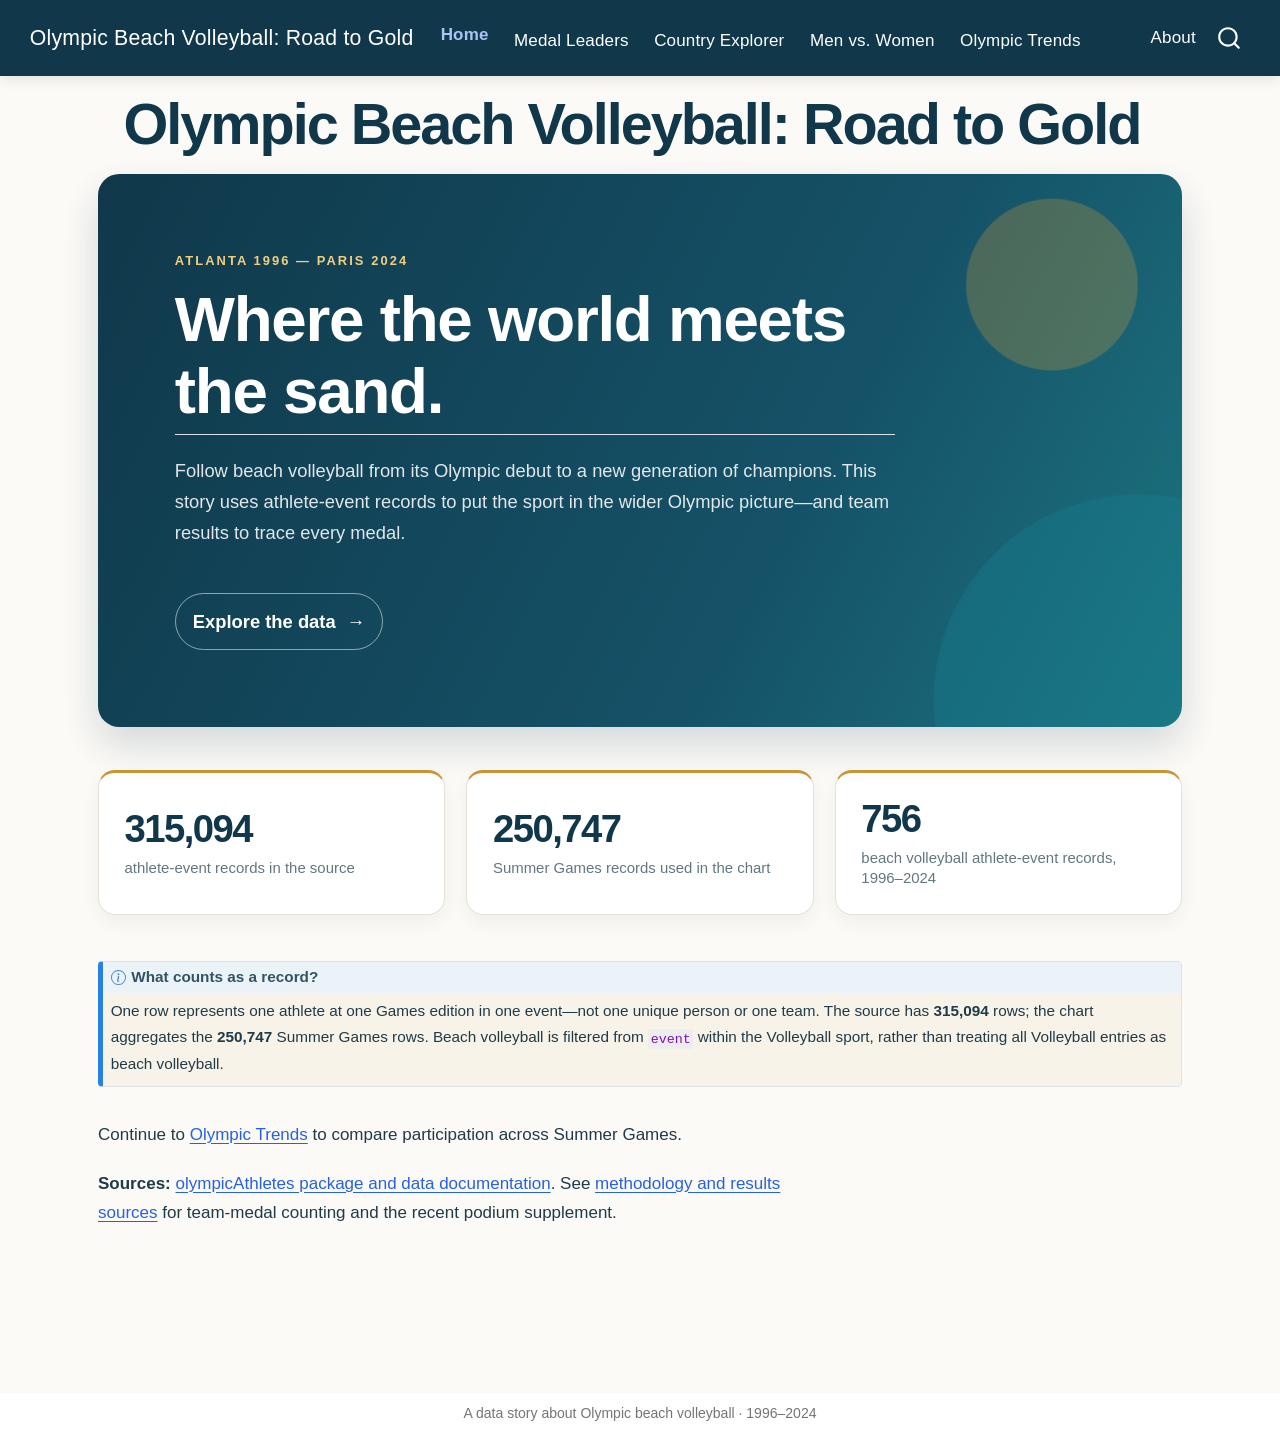
<file: index.html>
<!DOCTYPE html>
<html xmlns="http://www.w3.org/1999/xhtml" lang="en" xml:lang="en"><head>

<meta charset="utf-8">
<meta name="generator" content="quarto-1.10.19">

<meta name="viewport" content="width=device-width, initial-scale=1.0, user-scalable=yes">


<title>Olympic Beach Volleyball: Road to Gold</title>
<style>
/* Default styles provided by pandoc.
** See https://pandoc.org/MANUAL.html#variables-for-html for config info.
*/
span.smallcaps{font-variant: small-caps;}
div.columns{display: flex; gap: 1.5em;}
div.column{flex: auto;}
@media screen {
div.columns{gap: min(4vw, 1.5em);}
div.column{overflow-x: auto;}
}
div.hanging-indent{margin-left: 1.5em; text-indent: -1.5em;}
ul.task-list{list-style: none;}
ul.task-list li input[type="checkbox"] {
  width: 0.8em;
  margin: 0 0.8em 0.2em -1em; /* quarto-specific, see https://github.com/quarto-dev/quarto-cli/issues/4556 */ 
  vertical-align: middle;
}
</style>


<script src="site_libs/quarto-nav/quarto-nav.js"></script>
<script src="site_libs/quarto-nav/headroom.min.js"></script>
<script src="site_libs/clipboard/clipboard.min.js"></script>
<script src="site_libs/quarto-search/autocomplete.umd.js"></script>
<script src="site_libs/quarto-search/fuse.min.js"></script>
<script src="site_libs/quarto-search/quarto-search.js"></script>
<meta name="quarto:offset" content="./">
<script src="site_libs/quarto-html/quarto.js" type="module"></script>
<script src="site_libs/quarto-html/tabsets/tabsets.js" type="module"></script>
<script src="site_libs/quarto-html/popper.min.js"></script>
<script src="site_libs/quarto-html/tippy.umd.min.js"></script>
<script src="site_libs/quarto-html/anchor.min.js"></script>
<link href="site_libs/quarto-html/tippy.css" rel="stylesheet">
<link href="site_libs/quarto-html/quarto-syntax-highlighting-bf27225e3a48a9273f3daa8f8e829971.css" rel="stylesheet" id="quarto-text-highlighting-styles">
<script src="site_libs/bootstrap/bootstrap.min.js"></script>
<link href="site_libs/bootstrap/bootstrap-icons.css" rel="stylesheet">
<link href="site_libs/bootstrap/bootstrap-d0f63781f56d8920b29a9d59ce83fef4.min.css" rel="stylesheet" append-hash="true" id="quarto-bootstrap" data-mode="light">
<script id="quarto-search-options" type="application/json">{
  "location": "navbar",
  "copy-button": false,
  "collapse-after": 3,
  "panel-placement": "end",
  "type": "overlay",
  "limit": 50,
  "keyboard-shortcut": [
    "f",
    "/",
    "s"
  ],
  "show-item-context": false,
  "language": {
    "search-no-results-text": "No results",
    "search-matching-documents-text": "matching documents",
    "search-copy-link-title": "Copy link to search",
    "search-hide-matches-text": "Hide additional matches",
    "search-more-match-text": "more match in this document",
    "search-more-matches-text": "more matches in this document",
    "search-clear-button-title": "Clear",
    "search-text-placeholder": "",
    "search-detached-cancel-button-title": "Cancel",
    "search-submit-button-title": "Submit",
    "search-label": "Search"
  }
}</script>
<style>html{ scroll-behavior: smooth; }</style>


<link rel="stylesheet" href="styles.css">
</head>

<body class="nav-fixed quarto-light">

<div id="quarto-search-results"></div>
  <header id="quarto-header" class="headroom fixed-top">
    <nav class="navbar navbar-expand-lg " data-bs-theme="dark">
      <div class="navbar-container container-fluid">
      <div class="navbar-brand-container mx-auto">
    <a class="navbar-brand" href="./index.html">
    <span class="navbar-title">Olympic Beach Volleyball: Road to Gold</span>
    </a>
  </div>
            <div id="quarto-search" class="" title="Search"></div>
          <button class="navbar-toggler" type="button" data-bs-toggle="collapse" data-bs-target="#navbarCollapse" aria-controls="navbarCollapse" role="menu" aria-expanded="false" aria-label="Toggle navigation" onclick="if (window.quartoToggleHeadroom) { window.quartoToggleHeadroom(); }">
  <span class="navbar-toggler-icon"></span>
</button>
          <div class="collapse navbar-collapse" id="navbarCollapse">
            <ul class="navbar-nav navbar-nav-scroll me-auto">
  <li class="nav-item">
    <a class="nav-link active" href="./index.html" aria-current="page"> 
<span class="menu-text">Home</span></a>
  </li>  
  <li class="nav-item">
    <a class="nav-link" href="./road-to-gold.html"> 
<span class="menu-text">Medal Leaders</span></a>
  </li>  
  <li class="nav-item">
    <a class="nav-link" href="./explore.html"> 
<span class="menu-text">Country Explorer</span></a>
  </li>  
  <li class="nav-item">
    <a class="nav-link" href="./men-vs-women.html"> 
<span class="menu-text">Men vs.&nbsp;Women</span></a>
  </li>  
  <li class="nav-item">
    <a class="nav-link" href="./olympic-trends.html"> 
<span class="menu-text">Olympic Trends</span></a>
  </li>  
</ul>
            <ul class="navbar-nav navbar-nav-scroll ms-auto">
  <li class="nav-item">
    <a class="nav-link" href="./about.html"> 
<span class="menu-text">About</span></a>
  </li>  
</ul>
          </div> <!-- /navcollapse -->
            <div class="quarto-navbar-tools">
</div>
      </div> <!-- /container-fluid -->
    </nav>
</header>
<!-- content -->
<div id="quarto-content" class="quarto-container page-columns page-rows-contents page-layout-full page-navbar">
<!-- sidebar -->
<!-- margin-sidebar -->
    
<!-- main -->
<main class="content column-page" id="quarto-document-content">

<header id="title-block-header" class="quarto-title-block default">
<div class="quarto-title">
<h1 class="title">Olympic Beach Volleyball: Road to Gold</h1>
</div>



<div class="quarto-title-meta column-page">

    
  
    
  </div>
  


</header>


<div class="hero">
<p class="eyebrow">
Atlanta 1996 — Paris 2024
</p>
<h2 class="anchored">
Where the world meets the sand.
</h2>
<p>
Follow beach volleyball from its Olympic debut to a new generation of champions. This story uses athlete-event records to put the sport in the wider Olympic picture—and team results to trace every medal.
</p>
<p><a class="hero-link" href="./explore.html">Explore the data <span aria-hidden="true">→</span></a></p>
</div>
<div class="stats-grid">
<div class="stat-card">
<p><span class="stat-value">315,094</span> <span class="stat-label">athlete-event records in the source</span></p>
</div>
<div class="stat-card">
<p><span class="stat-value">250,747</span> <span class="stat-label">Summer Games records used in the chart</span></p>
</div>
<div class="stat-card">
<p><span class="stat-value">756</span> <span class="stat-label">beach volleyball athlete-event records, 1996–2024</span></p>
</div>
</div>
<div class="callout callout-style-default callout-note callout-titled">
<div class="callout-header d-flex align-content-center">
<div class="callout-icon-container">
<i class="callout-icon"></i>
</div>
<div class="callout-title-container flex-fill">
<span class="screen-reader-only">Note</span>What counts as a record?
</div>
</div>
<div class="callout-body-container callout-body">
<p>One row represents one athlete at one Games edition in one event—not one unique person or one team. The source has <strong>315,094</strong> rows; the chart aggregates the <strong>250,747</strong> Summer Games rows. Beach volleyball is filtered from <code>event</code> within the Volleyball sport, rather than treating all Volleyball entries as beach volleyball.</p>
</div>
</div>
<p>Continue to <a href="./olympic-trends.html">Olympic Trends</a> to compare participation across Summer Games.</p>
<p><strong>Sources:</strong> <a href="https://moderndive.github.io/olympicAthletes/">olympicAthletes package and data documentation</a>. See <a href="./road-to-gold.html#methodology">methodology and results sources</a> for team-medal counting and the recent podium supplement.</p>



</main> <!-- /main -->
<script id="quarto-html-after-body" type="application/javascript">
  window.document.addEventListener("DOMContentLoaded", function (event) {
    const icon = "";
    const anchorJS = new window.AnchorJS();
    anchorJS.options = {
      placement: 'right',
      icon: icon
    };
    anchorJS.add('.anchored');
    const isCodeAnnotation = (el) => {
      for (const clz of el.classList) {
        if (clz.startsWith('code-annotation-')) {                     
          return true;
        }
      }
      return false;
    }
    const onCopySuccess = function(e) {
      // button target
      const button = e.trigger;
      // don't keep focus
      button.blur();
      // flash "checked"
      button.classList.add('code-copy-button-checked');
      var currentTitle = button.getAttribute("title");
      button.setAttribute("title", "Copied!");
      let tooltip;
      if (window.bootstrap) {
        button.setAttribute("data-bs-toggle", "tooltip");
        button.setAttribute("data-bs-placement", "left");
        button.setAttribute("data-bs-title", "Copied!");
        tooltip = new bootstrap.Tooltip(button, 
          { trigger: "manual", 
            customClass: "code-copy-button-tooltip",
            offset: [0, -8]});
        tooltip.show();    
      }
      setTimeout(function() {
        if (tooltip) {
          tooltip.hide();
          button.removeAttribute("data-bs-title");
          button.removeAttribute("data-bs-toggle");
          button.removeAttribute("data-bs-placement");
        }
        button.setAttribute("title", currentTitle);
        button.classList.remove('code-copy-button-checked');
      }, 1000);
      // clear code selection
      e.clearSelection();
    }
    const getTextToCopy = function(trigger) {
      const outerScaffold = trigger.parentElement.cloneNode(true);
      const codeEl = outerScaffold.querySelector('code');
      for (const childEl of codeEl.children) {
        if (isCodeAnnotation(childEl)) {
          childEl.remove();
        }
      }
      return codeEl.innerText;
    }
    const clipboard = new window.ClipboardJS('.code-copy-button:not([data-in-quarto-modal])', {
      text: getTextToCopy
    });
    clipboard.on('success', onCopySuccess);
    if (window.document.getElementById('quarto-embedded-source-code-modal')) {
      const clipboardModal = new window.ClipboardJS('.code-copy-button[data-in-quarto-modal]', {
        text: getTextToCopy,
        container: window.document.getElementById('quarto-embedded-source-code-modal')
      });
      clipboardModal.on('success', onCopySuccess);
    }
      var localhostRegex = new RegExp(/^(?:http|https):\/\/localhost\:?[0-9]*\//);
      var mailtoRegex = new RegExp(/^mailto:/);
        var filterRegex = new RegExp("https:\/\/kaitlinpowell71\.github\.io\/olympic-beach-volleyball\/");
      var isInternal = (href) => {
          return filterRegex.test(href) || localhostRegex.test(href) || mailtoRegex.test(href);
      }
      // Inspect non-navigation links and adorn them if external
     var links = window.document.querySelectorAll('a[href]:not(.nav-link):not(.navbar-brand):not(.toc-action):not(.sidebar-link):not(.sidebar-item-toggle):not(.pagination-link):not(.no-external):not([aria-hidden]):not(.dropdown-item):not(.quarto-navigation-tool):not(.about-link)');
      for (var i=0; i<links.length; i++) {
        const link = links[i];
        if (!isInternal(link.href)) {
          // undo the damage that might have been done by quarto-nav.js in the case of
          // links that we want to consider external
          if (link.dataset.originalHref !== undefined) {
            link.href = link.dataset.originalHref;
          }
        }
      }
    function tippyHover(el, contentFn, onTriggerFn, onUntriggerFn) {
      const config = {
        allowHTML: true,
        maxWidth: 500,
        delay: 100,
        arrow: false,
        appendTo: function(el) {
            return el.parentElement;
        },
        interactive: true,
        interactiveBorder: 10,
        theme: 'quarto',
        placement: 'bottom-start',
      };
      if (contentFn) {
        config.content = contentFn;
      }
      if (onTriggerFn) {
        config.onTrigger = onTriggerFn;
      }
      if (onUntriggerFn) {
        config.onUntrigger = onUntriggerFn;
      }
      window.tippy(el, config); 
    }
    const noterefs = window.document.querySelectorAll('a[role="doc-noteref"]');
    for (var i=0; i<noterefs.length; i++) {
      const ref = noterefs[i];
      tippyHover(ref, function() {
        // use id or data attribute instead here
        let href = ref.getAttribute('data-footnote-href') || ref.getAttribute('href');
        try { href = new URL(href).hash; } catch {}
        const id = href.replace(/^#\/?/, "");
        const note = window.document.getElementById(id);
        if (note) {
          return note.innerHTML;
        } else {
          return "";
        }
      });
    }
    const xrefs = window.document.querySelectorAll('a.quarto-xref');
    const processXRef = (id, note) => {
      // Strip column container classes
      const stripColumnClz = (el) => {
        el.classList.remove("page-full", "page-columns");
        if (el.children) {
          for (const child of el.children) {
            stripColumnClz(child);
          }
        }
      }
      stripColumnClz(note)
      if (id === null || id.startsWith('sec-')) {
        // Special case sections, only their first couple elements
        const container = document.createElement("div");
        if (note.children && note.children.length > 2) {
          container.appendChild(note.children[0].cloneNode(true));
          for (let i = 1; i < note.children.length; i++) {
            const child = note.children[i];
            if (child.tagName === "P" && child.innerText === "") {
              continue;
            } else {
              container.appendChild(child.cloneNode(true));
              break;
            }
          }
          if (window.Quarto?.typesetMath) {
            window.Quarto.typesetMath(container);
          }
          return container.innerHTML
        } else {
          if (window.Quarto?.typesetMath) {
            window.Quarto.typesetMath(note);
          }
          return note.innerHTML;
        }
      } else {
        // Remove any anchor links if they are present
        const anchorLink = note.querySelector('a.anchorjs-link');
        if (anchorLink) {
          anchorLink.remove();
        }
        if (window.Quarto?.typesetMath) {
          window.Quarto.typesetMath(note);
        }
        if (note.classList.contains("callout")) {
          return note.outerHTML;
        } else {
          return note.innerHTML;
        }
      }
    }
    for (var i=0; i<xrefs.length; i++) {
      const xref = xrefs[i];
      tippyHover(xref, undefined, function(instance) {
        instance.disable();
        let url = xref.getAttribute('href');
        let hash = undefined; 
        if (url.startsWith('#')) {
          hash = url;
        } else {
          try { hash = new URL(url).hash; } catch {}
        }
        if (hash) {
          const id = hash.replace(/^#\/?/, "");
          const note = window.document.getElementById(id);
          if (note !== null) {
            try {
              const html = processXRef(id, note.cloneNode(true));
              instance.setContent(html);
            } finally {
              instance.enable();
              instance.show();
            }
          } else {
            // See if we can fetch this
            fetch(url.split('#')[0])
            .then(res => res.text())
            .then(html => {
              const parser = new DOMParser();
              const htmlDoc = parser.parseFromString(html, "text/html");
              const note = htmlDoc.getElementById(id);
              if (note !== null) {
                const html = processXRef(id, note);
                instance.setContent(html);
              } 
            }).finally(() => {
              instance.enable();
              instance.show();
            });
          }
        } else {
          // See if we can fetch a full url (with no hash to target)
          // This is a special case and we should probably do some content thinning / targeting
          fetch(url)
          .then(res => res.text())
          .then(html => {
            const parser = new DOMParser();
            const htmlDoc = parser.parseFromString(html, "text/html");
            const note = htmlDoc.querySelector('main.content');
            if (note !== null) {
              // This should only happen for chapter cross references
              // (since there is no id in the URL)
              // remove the first header
              if (note.children.length > 0 && note.children[0].tagName === "HEADER") {
                note.children[0].remove();
              }
              const html = processXRef(null, note);
              instance.setContent(html);
            } 
          }).finally(() => {
            instance.enable();
            instance.show();
          });
        }
      }, function(instance) {
      });
    }
        let selectedAnnoteEl;
        const selectorForAnnotation = ( cell, annotation) => {
          let cellAttr = 'data-code-cell="' + cell + '"';
          let lineAttr = 'data-code-annotation="' +  annotation + '"';
          const selector = 'span[' + cellAttr + '][' + lineAttr + ']';
          return selector;
        }
        const selectCodeLines = (annoteEl) => {
          const doc = window.document;
          const targetCell = annoteEl.getAttribute("data-target-cell");
          const targetAnnotation = annoteEl.getAttribute("data-target-annotation");
          const annoteSpan = window.document.querySelector(selectorForAnnotation(targetCell, targetAnnotation));
          const lines = annoteSpan.getAttribute("data-code-lines").split(",");
          const lineIds = lines.map((line) => {
            return targetCell + "-" + line;
          })
          let top = null;
          let height = null;
          let parent = null;
          if (lineIds.length > 0) {
              //compute the position of the single el (top and bottom and make a div)
              const el = window.document.getElementById(lineIds[0]);
              top = el.offsetTop;
              height = el.offsetHeight;
              parent = el.parentElement.parentElement;
            if (lineIds.length > 1) {
              const lastEl = window.document.getElementById(lineIds[lineIds.length - 1]);
              const bottom = lastEl.offsetTop + lastEl.offsetHeight;
              height = bottom - top;
            }
            if (top !== null && height !== null && parent !== null) {
              // cook up a div (if necessary) and position it 
              let div = window.document.getElementById("code-annotation-line-highlight");
              if (div === null) {
                div = window.document.createElement("div");
                div.setAttribute("id", "code-annotation-line-highlight");
                div.style.position = 'absolute';
                parent.appendChild(div);
              }
              div.style.top = top - 2 + "px";
              div.style.height = height + 4 + "px";
              div.style.left = 0;
              let gutterDiv = window.document.getElementById("code-annotation-line-highlight-gutter");
              if (gutterDiv === null) {
                gutterDiv = window.document.createElement("div");
                gutterDiv.setAttribute("id", "code-annotation-line-highlight-gutter");
                gutterDiv.style.position = 'absolute';
                const codeCell = window.document.getElementById(targetCell);
                const gutter = codeCell.querySelector('.code-annotation-gutter');
                gutter.appendChild(gutterDiv);
              }
              gutterDiv.style.top = top - 2 + "px";
              gutterDiv.style.height = height + 4 + "px";
            }
            selectedAnnoteEl = annoteEl;
          }
        };
        const unselectCodeLines = () => {
          const elementsIds = ["code-annotation-line-highlight", "code-annotation-line-highlight-gutter"];
          elementsIds.forEach((elId) => {
            const div = window.document.getElementById(elId);
            if (div) {
              div.remove();
            }
          });
          selectedAnnoteEl = undefined;
        };
          // Handle positioning of the toggle
      window.addEventListener(
        "resize",
        throttle(() => {
          elRect = undefined;
          if (selectedAnnoteEl) {
            selectCodeLines(selectedAnnoteEl);
          }
        }, 10)
      );
      function throttle(fn, ms) {
      let throttle = false;
      let timer;
        return (...args) => {
          if(!throttle) { // first call gets through
              fn.apply(this, args);
              throttle = true;
          } else { // all the others get throttled
              if(timer) clearTimeout(timer); // cancel #2
              timer = setTimeout(() => {
                fn.apply(this, args);
                timer = throttle = false;
              }, ms);
          }
        };
      }
        // Attach click handler to the DT
        const annoteDls = window.document.querySelectorAll('dt[data-target-cell]');
        for (const annoteDlNode of annoteDls) {
          annoteDlNode.addEventListener('click', (event) => {
            const clickedEl = event.target;
            if (clickedEl !== selectedAnnoteEl) {
              unselectCodeLines();
              const activeEl = window.document.querySelector('dt[data-target-cell].code-annotation-active');
              if (activeEl) {
                activeEl.classList.remove('code-annotation-active');
              }
              selectCodeLines(clickedEl);
              clickedEl.classList.add('code-annotation-active');
            } else {
              // Unselect the line
              unselectCodeLines();
              clickedEl.classList.remove('code-annotation-active');
            }
          });
        }
    const findCites = (el) => {
      const parentEl = el.parentElement;
      if (parentEl) {
        const cites = parentEl.dataset.cites;
        if (cites) {
          return {
            el,
            cites: cites.split(' ')
          };
        } else {
          return findCites(el.parentElement)
        }
      } else {
        return undefined;
      }
    };
    var bibliorefs = window.document.querySelectorAll('a[role="doc-biblioref"]');
    for (var i=0; i<bibliorefs.length; i++) {
      const ref = bibliorefs[i];
      const citeInfo = findCites(ref);
      if (citeInfo) {
        tippyHover(citeInfo.el, function() {
          var popup = window.document.createElement('div');
          citeInfo.cites.forEach(function(cite) {
            var citeDiv = window.document.createElement('div');
            citeDiv.classList.add('hanging-indent');
            citeDiv.classList.add('csl-entry');
            var biblioDiv = window.document.getElementById('ref-' + cite);
            if (biblioDiv) {
              citeDiv.innerHTML = biblioDiv.innerHTML;
            }
            popup.appendChild(citeDiv);
          });
          return popup.innerHTML;
        });
      }
    }
  });
  </script>
</div> <!-- /content -->
<footer class="footer">
  <div class="nav-footer">
    <div class="nav-footer-left">
      &nbsp;
    </div>   
    <div class="nav-footer-center">
<p>A data story about Olympic beach volleyball · 1996–2024</p>
</div>
    <div class="nav-footer-right">
      &nbsp;
    </div>
  </div>
</footer>




<script src="site_libs/quarto-html/zenscroll-min.js"></script>
</body></html>
</file>
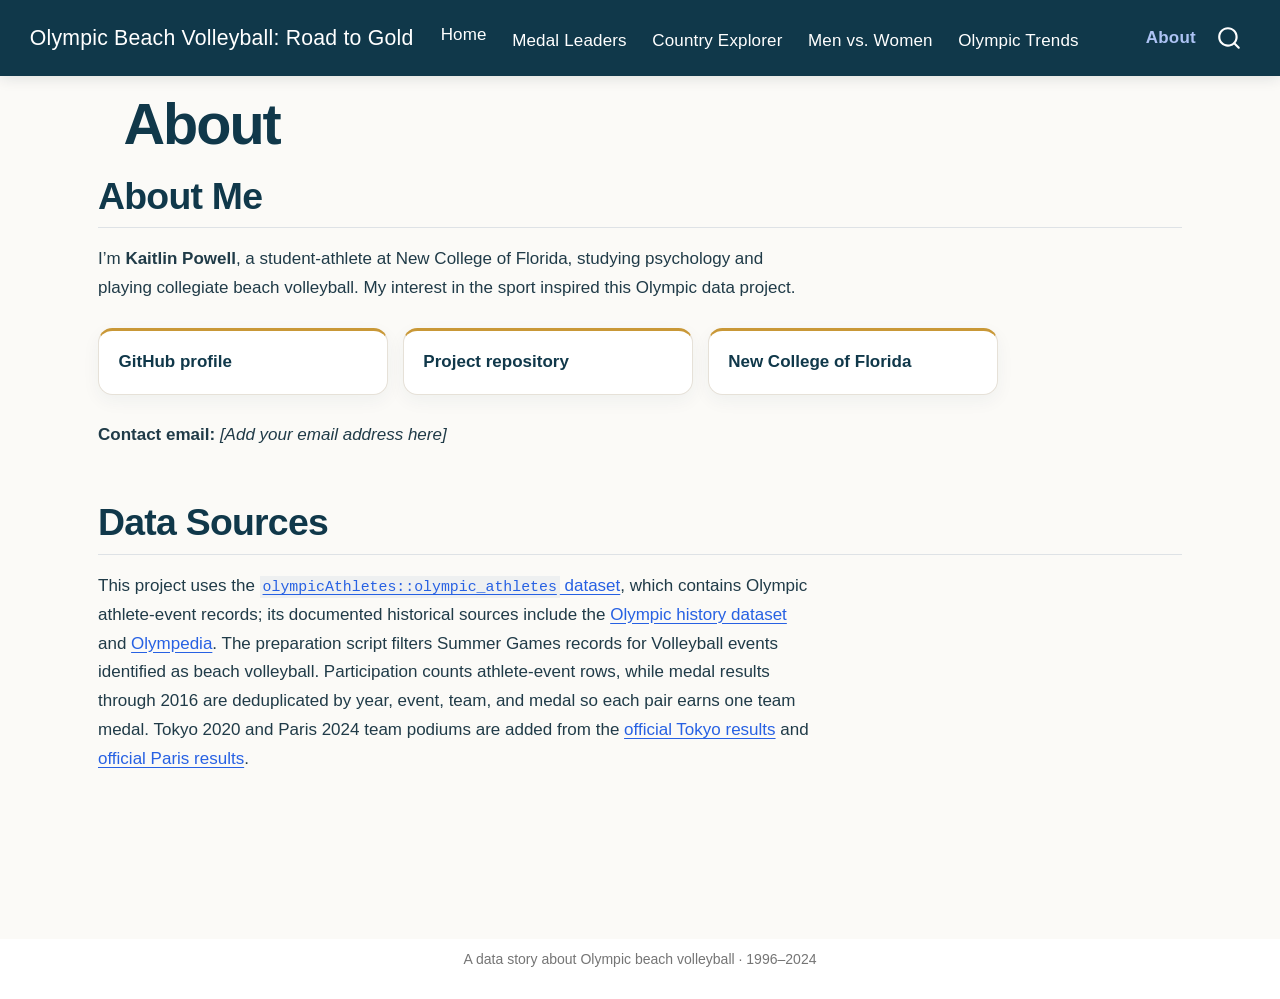
<file: about.html>
<!DOCTYPE html>
<html xmlns="http://www.w3.org/1999/xhtml" lang="en" xml:lang="en"><head>

<meta charset="utf-8">
<meta name="generator" content="quarto-1.10.19">

<meta name="viewport" content="width=device-width, initial-scale=1.0, user-scalable=yes">


<title>About – Olympic Beach Volleyball: Road to Gold</title>
<style>
/* Default styles provided by pandoc.
** See https://pandoc.org/MANUAL.html#variables-for-html for config info.
*/
span.smallcaps{font-variant: small-caps;}
div.columns{display: flex; gap: 1.5em;}
div.column{flex: auto;}
@media screen {
div.columns{gap: min(4vw, 1.5em);}
div.column{overflow-x: auto;}
}
div.hanging-indent{margin-left: 1.5em; text-indent: -1.5em;}
ul.task-list{list-style: none;}
ul.task-list li input[type="checkbox"] {
  width: 0.8em;
  margin: 0 0.8em 0.2em -1em; /* quarto-specific, see https://github.com/quarto-dev/quarto-cli/issues/4556 */ 
  vertical-align: middle;
}
</style>


<script src="site_libs/quarto-nav/quarto-nav.js"></script>
<script src="site_libs/quarto-nav/headroom.min.js"></script>
<script src="site_libs/clipboard/clipboard.min.js"></script>
<script src="site_libs/quarto-search/autocomplete.umd.js"></script>
<script src="site_libs/quarto-search/fuse.min.js"></script>
<script src="site_libs/quarto-search/quarto-search.js"></script>
<meta name="quarto:offset" content="./">
<script src="site_libs/quarto-html/quarto.js" type="module"></script>
<script src="site_libs/quarto-html/tabsets/tabsets.js" type="module"></script>
<script src="site_libs/quarto-html/popper.min.js"></script>
<script src="site_libs/quarto-html/tippy.umd.min.js"></script>
<script src="site_libs/quarto-html/anchor.min.js"></script>
<link href="site_libs/quarto-html/tippy.css" rel="stylesheet">
<link href="site_libs/quarto-html/quarto-syntax-highlighting-bf27225e3a48a9273f3daa8f8e829971.css" rel="stylesheet" id="quarto-text-highlighting-styles">
<script src="site_libs/bootstrap/bootstrap.min.js"></script>
<link href="site_libs/bootstrap/bootstrap-icons.css" rel="stylesheet">
<link href="site_libs/bootstrap/bootstrap-d0f63781f56d8920b29a9d59ce83fef4.min.css" rel="stylesheet" append-hash="true" id="quarto-bootstrap" data-mode="light">
<script id="quarto-search-options" type="application/json">{
  "location": "navbar",
  "copy-button": false,
  "collapse-after": 3,
  "panel-placement": "end",
  "type": "overlay",
  "limit": 50,
  "keyboard-shortcut": [
    "f",
    "/",
    "s"
  ],
  "show-item-context": false,
  "language": {
    "search-no-results-text": "No results",
    "search-matching-documents-text": "matching documents",
    "search-copy-link-title": "Copy link to search",
    "search-hide-matches-text": "Hide additional matches",
    "search-more-match-text": "more match in this document",
    "search-more-matches-text": "more matches in this document",
    "search-clear-button-title": "Clear",
    "search-text-placeholder": "",
    "search-detached-cancel-button-title": "Cancel",
    "search-submit-button-title": "Submit",
    "search-label": "Search"
  }
}</script>
<style>html{ scroll-behavior: smooth; }</style>


<link rel="stylesheet" href="styles.css">
</head>

<body class="nav-fixed quarto-light">

<div id="quarto-search-results"></div>
  <header id="quarto-header" class="headroom fixed-top">
    <nav class="navbar navbar-expand-lg " data-bs-theme="dark">
      <div class="navbar-container container-fluid">
      <div class="navbar-brand-container mx-auto">
    <a class="navbar-brand" href="./index.html">
    <span class="navbar-title">Olympic Beach Volleyball: Road to Gold</span>
    </a>
  </div>
            <div id="quarto-search" class="" title="Search"></div>
          <button class="navbar-toggler" type="button" data-bs-toggle="collapse" data-bs-target="#navbarCollapse" aria-controls="navbarCollapse" role="menu" aria-expanded="false" aria-label="Toggle navigation" onclick="if (window.quartoToggleHeadroom) { window.quartoToggleHeadroom(); }">
  <span class="navbar-toggler-icon"></span>
</button>
          <div class="collapse navbar-collapse" id="navbarCollapse">
            <ul class="navbar-nav navbar-nav-scroll me-auto">
  <li class="nav-item">
    <a class="nav-link" href="./index.html"> 
<span class="menu-text">Home</span></a>
  </li>  
  <li class="nav-item">
    <a class="nav-link" href="./road-to-gold.html"> 
<span class="menu-text">Medal Leaders</span></a>
  </li>  
  <li class="nav-item">
    <a class="nav-link" href="./explore.html"> 
<span class="menu-text">Country Explorer</span></a>
  </li>  
  <li class="nav-item">
    <a class="nav-link" href="./men-vs-women.html"> 
<span class="menu-text">Men vs.&nbsp;Women</span></a>
  </li>  
  <li class="nav-item">
    <a class="nav-link" href="./olympic-trends.html"> 
<span class="menu-text">Olympic Trends</span></a>
  </li>  
</ul>
            <ul class="navbar-nav navbar-nav-scroll ms-auto">
  <li class="nav-item">
    <a class="nav-link active" href="./about.html" aria-current="page"> 
<span class="menu-text">About</span></a>
  </li>  
</ul>
          </div> <!-- /navcollapse -->
            <div class="quarto-navbar-tools">
</div>
      </div> <!-- /container-fluid -->
    </nav>
</header>
<!-- content -->
<div id="quarto-content" class="quarto-container page-columns page-rows-contents page-layout-full page-navbar">
<!-- sidebar -->
<!-- margin-sidebar -->
    
<!-- main -->
<main class="content column-page" id="quarto-document-content">

<header id="title-block-header" class="quarto-title-block default">
<div class="quarto-title">
<h1 class="title">About</h1>
</div>



<div class="quarto-title-meta column-page">

    
  
    
  </div>
  


</header>


<section id="about-me" class="level2">
<h2 class="anchored" data-anchor-id="about-me">About Me</h2>
<p>I’m <strong>Kaitlin Powell</strong>, a student-athlete at New College of Florida, studying psychology and playing collegiate beach volleyball. My interest in the sport inspired this Olympic data project.</p>
<div class="about-links">
<ul>
<li><a href="https://github.com/kaitlinpowell71">GitHub profile</a></li>
<li><a href="https://github.com/kaitlinpowell71/olympic-beach-volleyball">Project repository</a></li>
<li><a href="https://www.ncf.edu/">New College of Florida</a></li>
</ul>
</div>
<p><strong>Contact email:</strong> <em>[Add your email address here]</em></p>
</section>
<section id="data-sources" class="level2">
<h2 class="anchored" data-anchor-id="data-sources">Data Sources</h2>
<p>This project uses the <a href="https://moderndive.github.io/olympicAthletes/"><code>olympicAthletes::olympic_athletes</code> dataset</a>, which contains Olympic athlete-event records; its documented historical sources include the <a href="https://github.com/rgriff23/Olympic_history">Olympic history dataset</a> and <a href="https://www.olympedia.org/">Olympedia</a>. The preparation script filters Summer Games records for Volleyball events identified as beach volleyball. Participation counts athlete-event rows, while medal results through 2016 are deduplicated by year, event, team, and medal so each pair earns one team medal. Tokyo 2020 and Paris 2024 team podiums are added from the <a href="https://olympics.com/en/olympic-games/tokyo-2020/results/volleyball/beach-volleyball">official Tokyo results</a> and <a href="https://olympics.com/en/olympic-games/paris-2024/results/volleyball/beach-volleyball">official Paris results</a>.</p>


</section>

</main> <!-- /main -->
<script id="quarto-html-after-body" type="application/javascript">
  window.document.addEventListener("DOMContentLoaded", function (event) {
    const icon = "";
    const anchorJS = new window.AnchorJS();
    anchorJS.options = {
      placement: 'right',
      icon: icon
    };
    anchorJS.add('.anchored');
    const isCodeAnnotation = (el) => {
      for (const clz of el.classList) {
        if (clz.startsWith('code-annotation-')) {                     
          return true;
        }
      }
      return false;
    }
    const onCopySuccess = function(e) {
      // button target
      const button = e.trigger;
      // don't keep focus
      button.blur();
      // flash "checked"
      button.classList.add('code-copy-button-checked');
      var currentTitle = button.getAttribute("title");
      button.setAttribute("title", "Copied!");
      let tooltip;
      if (window.bootstrap) {
        button.setAttribute("data-bs-toggle", "tooltip");
        button.setAttribute("data-bs-placement", "left");
        button.setAttribute("data-bs-title", "Copied!");
        tooltip = new bootstrap.Tooltip(button, 
          { trigger: "manual", 
            customClass: "code-copy-button-tooltip",
            offset: [0, -8]});
        tooltip.show();    
      }
      setTimeout(function() {
        if (tooltip) {
          tooltip.hide();
          button.removeAttribute("data-bs-title");
          button.removeAttribute("data-bs-toggle");
          button.removeAttribute("data-bs-placement");
        }
        button.setAttribute("title", currentTitle);
        button.classList.remove('code-copy-button-checked');
      }, 1000);
      // clear code selection
      e.clearSelection();
    }
    const getTextToCopy = function(trigger) {
      const outerScaffold = trigger.parentElement.cloneNode(true);
      const codeEl = outerScaffold.querySelector('code');
      for (const childEl of codeEl.children) {
        if (isCodeAnnotation(childEl)) {
          childEl.remove();
        }
      }
      return codeEl.innerText;
    }
    const clipboard = new window.ClipboardJS('.code-copy-button:not([data-in-quarto-modal])', {
      text: getTextToCopy
    });
    clipboard.on('success', onCopySuccess);
    if (window.document.getElementById('quarto-embedded-source-code-modal')) {
      const clipboardModal = new window.ClipboardJS('.code-copy-button[data-in-quarto-modal]', {
        text: getTextToCopy,
        container: window.document.getElementById('quarto-embedded-source-code-modal')
      });
      clipboardModal.on('success', onCopySuccess);
    }
      var localhostRegex = new RegExp(/^(?:http|https):\/\/localhost\:?[0-9]*\//);
      var mailtoRegex = new RegExp(/^mailto:/);
        var filterRegex = new RegExp("https:\/\/kaitlinpowell71\.github\.io\/olympic-beach-volleyball\/");
      var isInternal = (href) => {
          return filterRegex.test(href) || localhostRegex.test(href) || mailtoRegex.test(href);
      }
      // Inspect non-navigation links and adorn them if external
     var links = window.document.querySelectorAll('a[href]:not(.nav-link):not(.navbar-brand):not(.toc-action):not(.sidebar-link):not(.sidebar-item-toggle):not(.pagination-link):not(.no-external):not([aria-hidden]):not(.dropdown-item):not(.quarto-navigation-tool):not(.about-link)');
      for (var i=0; i<links.length; i++) {
        const link = links[i];
        if (!isInternal(link.href)) {
          // undo the damage that might have been done by quarto-nav.js in the case of
          // links that we want to consider external
          if (link.dataset.originalHref !== undefined) {
            link.href = link.dataset.originalHref;
          }
        }
      }
    function tippyHover(el, contentFn, onTriggerFn, onUntriggerFn) {
      const config = {
        allowHTML: true,
        maxWidth: 500,
        delay: 100,
        arrow: false,
        appendTo: function(el) {
            return el.parentElement;
        },
        interactive: true,
        interactiveBorder: 10,
        theme: 'quarto',
        placement: 'bottom-start',
      };
      if (contentFn) {
        config.content = contentFn;
      }
      if (onTriggerFn) {
        config.onTrigger = onTriggerFn;
      }
      if (onUntriggerFn) {
        config.onUntrigger = onUntriggerFn;
      }
      window.tippy(el, config); 
    }
    const noterefs = window.document.querySelectorAll('a[role="doc-noteref"]');
    for (var i=0; i<noterefs.length; i++) {
      const ref = noterefs[i];
      tippyHover(ref, function() {
        // use id or data attribute instead here
        let href = ref.getAttribute('data-footnote-href') || ref.getAttribute('href');
        try { href = new URL(href).hash; } catch {}
        const id = href.replace(/^#\/?/, "");
        const note = window.document.getElementById(id);
        if (note) {
          return note.innerHTML;
        } else {
          return "";
        }
      });
    }
    const xrefs = window.document.querySelectorAll('a.quarto-xref');
    const processXRef = (id, note) => {
      // Strip column container classes
      const stripColumnClz = (el) => {
        el.classList.remove("page-full", "page-columns");
        if (el.children) {
          for (const child of el.children) {
            stripColumnClz(child);
          }
        }
      }
      stripColumnClz(note)
      if (id === null || id.startsWith('sec-')) {
        // Special case sections, only their first couple elements
        const container = document.createElement("div");
        if (note.children && note.children.length > 2) {
          container.appendChild(note.children[0].cloneNode(true));
          for (let i = 1; i < note.children.length; i++) {
            const child = note.children[i];
            if (child.tagName === "P" && child.innerText === "") {
              continue;
            } else {
              container.appendChild(child.cloneNode(true));
              break;
            }
          }
          if (window.Quarto?.typesetMath) {
            window.Quarto.typesetMath(container);
          }
          return container.innerHTML
        } else {
          if (window.Quarto?.typesetMath) {
            window.Quarto.typesetMath(note);
          }
          return note.innerHTML;
        }
      } else {
        // Remove any anchor links if they are present
        const anchorLink = note.querySelector('a.anchorjs-link');
        if (anchorLink) {
          anchorLink.remove();
        }
        if (window.Quarto?.typesetMath) {
          window.Quarto.typesetMath(note);
        }
        if (note.classList.contains("callout")) {
          return note.outerHTML;
        } else {
          return note.innerHTML;
        }
      }
    }
    for (var i=0; i<xrefs.length; i++) {
      const xref = xrefs[i];
      tippyHover(xref, undefined, function(instance) {
        instance.disable();
        let url = xref.getAttribute('href');
        let hash = undefined; 
        if (url.startsWith('#')) {
          hash = url;
        } else {
          try { hash = new URL(url).hash; } catch {}
        }
        if (hash) {
          const id = hash.replace(/^#\/?/, "");
          const note = window.document.getElementById(id);
          if (note !== null) {
            try {
              const html = processXRef(id, note.cloneNode(true));
              instance.setContent(html);
            } finally {
              instance.enable();
              instance.show();
            }
          } else {
            // See if we can fetch this
            fetch(url.split('#')[0])
            .then(res => res.text())
            .then(html => {
              const parser = new DOMParser();
              const htmlDoc = parser.parseFromString(html, "text/html");
              const note = htmlDoc.getElementById(id);
              if (note !== null) {
                const html = processXRef(id, note);
                instance.setContent(html);
              } 
            }).finally(() => {
              instance.enable();
              instance.show();
            });
          }
        } else {
          // See if we can fetch a full url (with no hash to target)
          // This is a special case and we should probably do some content thinning / targeting
          fetch(url)
          .then(res => res.text())
          .then(html => {
            const parser = new DOMParser();
            const htmlDoc = parser.parseFromString(html, "text/html");
            const note = htmlDoc.querySelector('main.content');
            if (note !== null) {
              // This should only happen for chapter cross references
              // (since there is no id in the URL)
              // remove the first header
              if (note.children.length > 0 && note.children[0].tagName === "HEADER") {
                note.children[0].remove();
              }
              const html = processXRef(null, note);
              instance.setContent(html);
            } 
          }).finally(() => {
            instance.enable();
            instance.show();
          });
        }
      }, function(instance) {
      });
    }
        let selectedAnnoteEl;
        const selectorForAnnotation = ( cell, annotation) => {
          let cellAttr = 'data-code-cell="' + cell + '"';
          let lineAttr = 'data-code-annotation="' +  annotation + '"';
          const selector = 'span[' + cellAttr + '][' + lineAttr + ']';
          return selector;
        }
        const selectCodeLines = (annoteEl) => {
          const doc = window.document;
          const targetCell = annoteEl.getAttribute("data-target-cell");
          const targetAnnotation = annoteEl.getAttribute("data-target-annotation");
          const annoteSpan = window.document.querySelector(selectorForAnnotation(targetCell, targetAnnotation));
          const lines = annoteSpan.getAttribute("data-code-lines").split(",");
          const lineIds = lines.map((line) => {
            return targetCell + "-" + line;
          })
          let top = null;
          let height = null;
          let parent = null;
          if (lineIds.length > 0) {
              //compute the position of the single el (top and bottom and make a div)
              const el = window.document.getElementById(lineIds[0]);
              top = el.offsetTop;
              height = el.offsetHeight;
              parent = el.parentElement.parentElement;
            if (lineIds.length > 1) {
              const lastEl = window.document.getElementById(lineIds[lineIds.length - 1]);
              const bottom = lastEl.offsetTop + lastEl.offsetHeight;
              height = bottom - top;
            }
            if (top !== null && height !== null && parent !== null) {
              // cook up a div (if necessary) and position it 
              let div = window.document.getElementById("code-annotation-line-highlight");
              if (div === null) {
                div = window.document.createElement("div");
                div.setAttribute("id", "code-annotation-line-highlight");
                div.style.position = 'absolute';
                parent.appendChild(div);
              }
              div.style.top = top - 2 + "px";
              div.style.height = height + 4 + "px";
              div.style.left = 0;
              let gutterDiv = window.document.getElementById("code-annotation-line-highlight-gutter");
              if (gutterDiv === null) {
                gutterDiv = window.document.createElement("div");
                gutterDiv.setAttribute("id", "code-annotation-line-highlight-gutter");
                gutterDiv.style.position = 'absolute';
                const codeCell = window.document.getElementById(targetCell);
                const gutter = codeCell.querySelector('.code-annotation-gutter');
                gutter.appendChild(gutterDiv);
              }
              gutterDiv.style.top = top - 2 + "px";
              gutterDiv.style.height = height + 4 + "px";
            }
            selectedAnnoteEl = annoteEl;
          }
        };
        const unselectCodeLines = () => {
          const elementsIds = ["code-annotation-line-highlight", "code-annotation-line-highlight-gutter"];
          elementsIds.forEach((elId) => {
            const div = window.document.getElementById(elId);
            if (div) {
              div.remove();
            }
          });
          selectedAnnoteEl = undefined;
        };
          // Handle positioning of the toggle
      window.addEventListener(
        "resize",
        throttle(() => {
          elRect = undefined;
          if (selectedAnnoteEl) {
            selectCodeLines(selectedAnnoteEl);
          }
        }, 10)
      );
      function throttle(fn, ms) {
      let throttle = false;
      let timer;
        return (...args) => {
          if(!throttle) { // first call gets through
              fn.apply(this, args);
              throttle = true;
          } else { // all the others get throttled
              if(timer) clearTimeout(timer); // cancel #2
              timer = setTimeout(() => {
                fn.apply(this, args);
                timer = throttle = false;
              }, ms);
          }
        };
      }
        // Attach click handler to the DT
        const annoteDls = window.document.querySelectorAll('dt[data-target-cell]');
        for (const annoteDlNode of annoteDls) {
          annoteDlNode.addEventListener('click', (event) => {
            const clickedEl = event.target;
            if (clickedEl !== selectedAnnoteEl) {
              unselectCodeLines();
              const activeEl = window.document.querySelector('dt[data-target-cell].code-annotation-active');
              if (activeEl) {
                activeEl.classList.remove('code-annotation-active');
              }
              selectCodeLines(clickedEl);
              clickedEl.classList.add('code-annotation-active');
            } else {
              // Unselect the line
              unselectCodeLines();
              clickedEl.classList.remove('code-annotation-active');
            }
          });
        }
    const findCites = (el) => {
      const parentEl = el.parentElement;
      if (parentEl) {
        const cites = parentEl.dataset.cites;
        if (cites) {
          return {
            el,
            cites: cites.split(' ')
          };
        } else {
          return findCites(el.parentElement)
        }
      } else {
        return undefined;
      }
    };
    var bibliorefs = window.document.querySelectorAll('a[role="doc-biblioref"]');
    for (var i=0; i<bibliorefs.length; i++) {
      const ref = bibliorefs[i];
      const citeInfo = findCites(ref);
      if (citeInfo) {
        tippyHover(citeInfo.el, function() {
          var popup = window.document.createElement('div');
          citeInfo.cites.forEach(function(cite) {
            var citeDiv = window.document.createElement('div');
            citeDiv.classList.add('hanging-indent');
            citeDiv.classList.add('csl-entry');
            var biblioDiv = window.document.getElementById('ref-' + cite);
            if (biblioDiv) {
              citeDiv.innerHTML = biblioDiv.innerHTML;
            }
            popup.appendChild(citeDiv);
          });
          return popup.innerHTML;
        });
      }
    }
  });
  </script>
</div> <!-- /content -->
<footer class="footer">
  <div class="nav-footer">
    <div class="nav-footer-left">
      &nbsp;
    </div>   
    <div class="nav-footer-center">
<p>A data story about Olympic beach volleyball · 1996–2024</p>
</div>
    <div class="nav-footer-right">
      &nbsp;
    </div>
  </div>
</footer>




<script src="site_libs/quarto-html/zenscroll-min.js"></script>
</body></html>
</file>
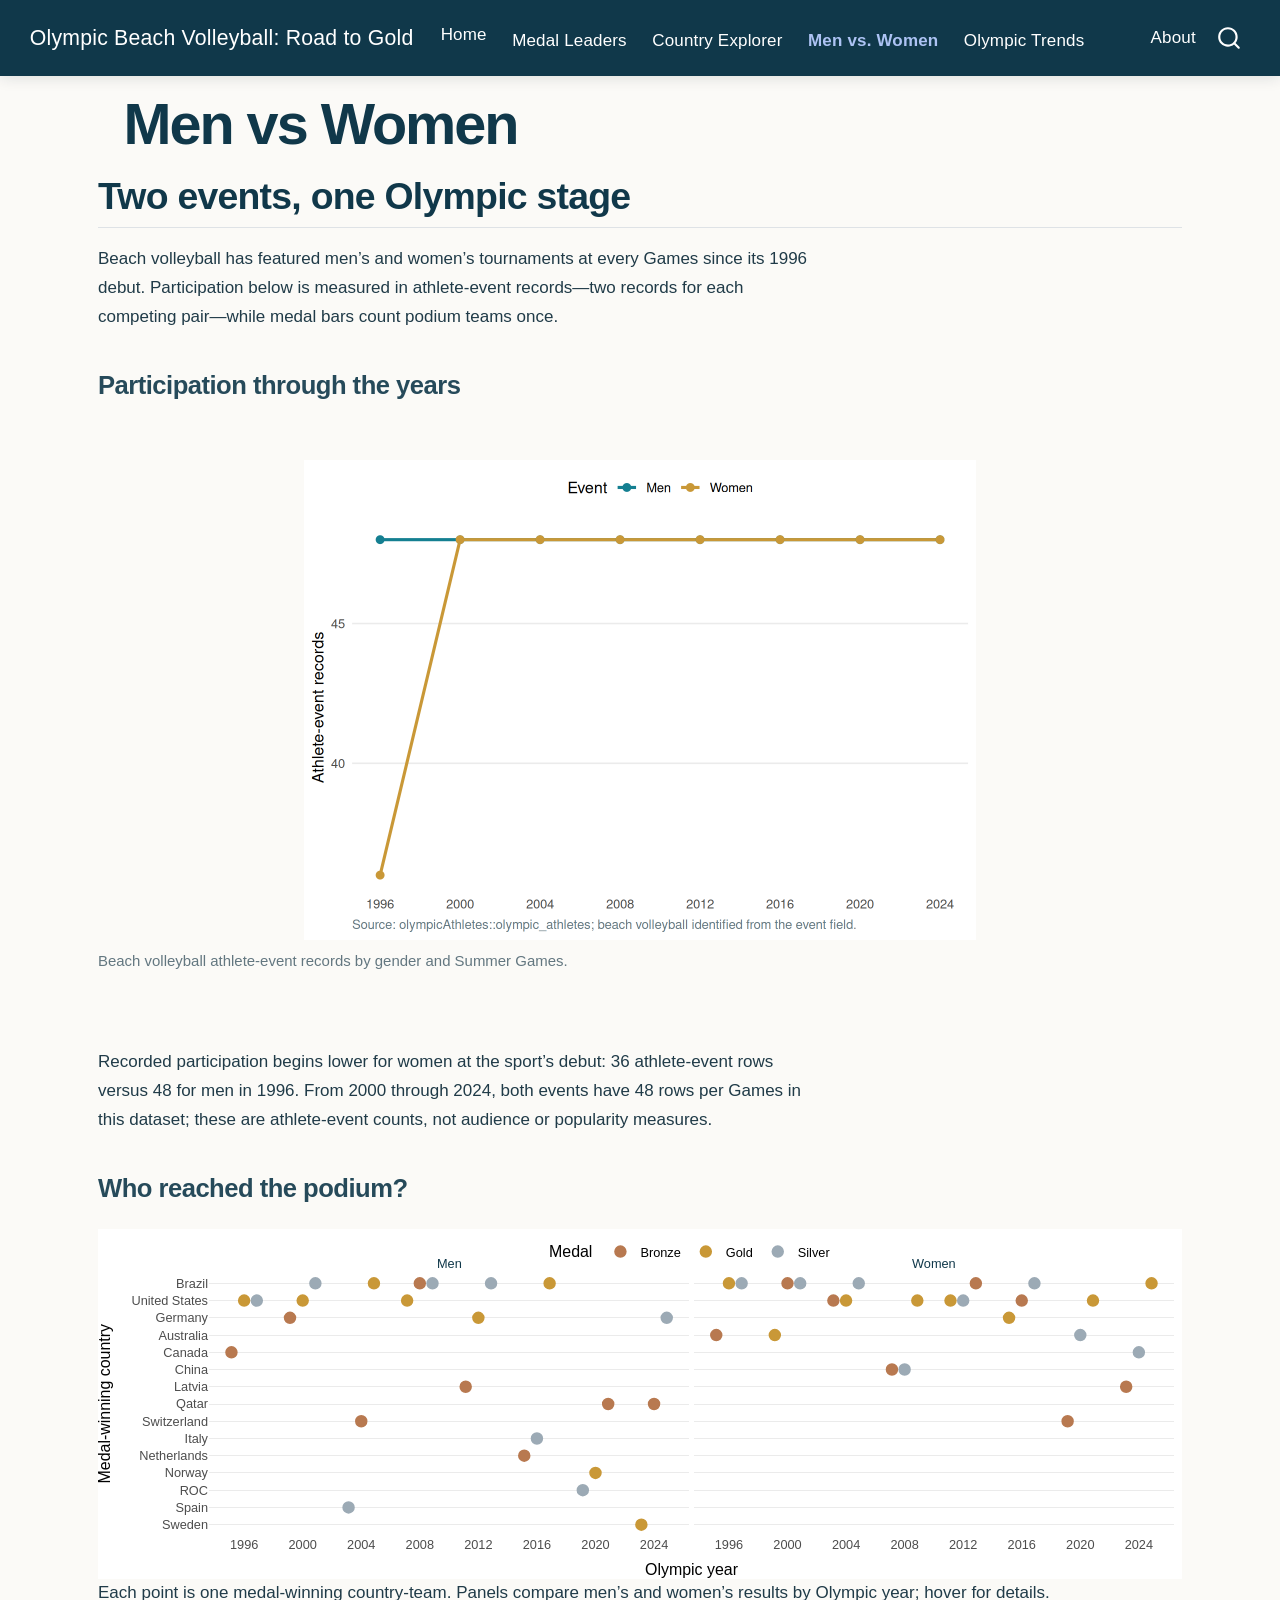
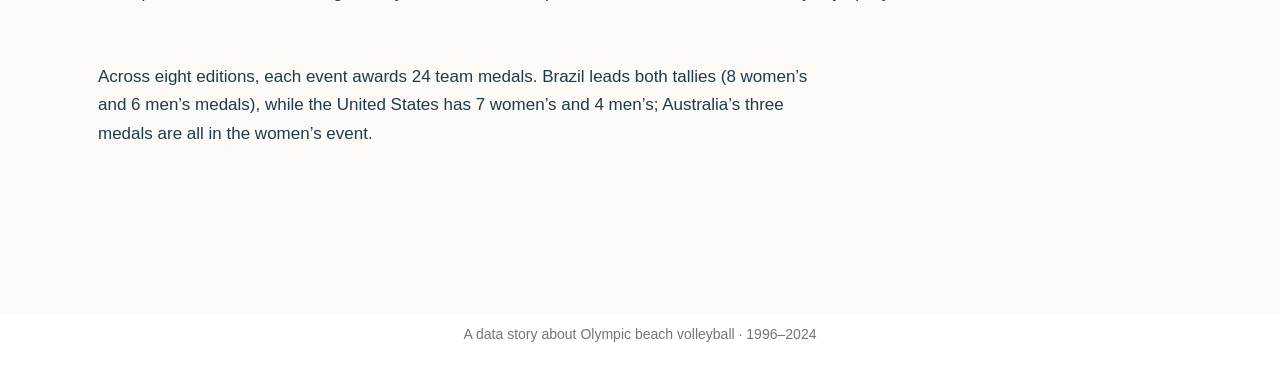
<file: men-vs-women.html>
<!DOCTYPE html>
<html xmlns="http://www.w3.org/1999/xhtml" lang="en" xml:lang="en"><head>

<meta charset="utf-8">
<meta name="generator" content="quarto-1.10.19">

<meta name="viewport" content="width=device-width, initial-scale=1.0, user-scalable=yes">


<title>Men vs Women – Olympic Beach Volleyball: Road to Gold</title>
<style>
/* Default styles provided by pandoc.
** See https://pandoc.org/MANUAL.html#variables-for-html for config info.
*/
span.smallcaps{font-variant: small-caps;}
div.columns{display: flex; gap: 1.5em;}
div.column{flex: auto;}
@media screen {
div.columns{gap: min(4vw, 1.5em);}
div.column{overflow-x: auto;}
}
div.hanging-indent{margin-left: 1.5em; text-indent: -1.5em;}
ul.task-list{list-style: none;}
ul.task-list li input[type="checkbox"] {
  width: 0.8em;
  margin: 0 0.8em 0.2em -1em; /* quarto-specific, see https://github.com/quarto-dev/quarto-cli/issues/4556 */ 
  vertical-align: middle;
}
</style>


<script src="site_libs/quarto-nav/quarto-nav.js"></script>
<script src="site_libs/quarto-nav/headroom.min.js"></script>
<script src="site_libs/clipboard/clipboard.min.js"></script>
<script src="site_libs/quarto-search/autocomplete.umd.js"></script>
<script src="site_libs/quarto-search/fuse.min.js"></script>
<script src="site_libs/quarto-search/quarto-search.js"></script>
<meta name="quarto:offset" content="./">
<script src="site_libs/quarto-html/quarto.js" type="module"></script>
<script src="site_libs/quarto-html/tabsets/tabsets.js" type="module"></script>
<script src="site_libs/quarto-html/popper.min.js"></script>
<script src="site_libs/quarto-html/tippy.umd.min.js"></script>
<script src="site_libs/quarto-html/anchor.min.js"></script>
<link href="site_libs/quarto-html/tippy.css" rel="stylesheet">
<link href="site_libs/quarto-html/quarto-syntax-highlighting-bf27225e3a48a9273f3daa8f8e829971.css" rel="stylesheet" id="quarto-text-highlighting-styles">
<script src="site_libs/bootstrap/bootstrap.min.js"></script>
<link href="site_libs/bootstrap/bootstrap-icons.css" rel="stylesheet">
<link href="site_libs/bootstrap/bootstrap-d0f63781f56d8920b29a9d59ce83fef4.min.css" rel="stylesheet" append-hash="true" id="quarto-bootstrap" data-mode="light">
<script id="quarto-search-options" type="application/json">{
  "location": "navbar",
  "copy-button": false,
  "collapse-after": 3,
  "panel-placement": "end",
  "type": "overlay",
  "limit": 50,
  "keyboard-shortcut": [
    "f",
    "/",
    "s"
  ],
  "show-item-context": false,
  "language": {
    "search-no-results-text": "No results",
    "search-matching-documents-text": "matching documents",
    "search-copy-link-title": "Copy link to search",
    "search-hide-matches-text": "Hide additional matches",
    "search-more-match-text": "more match in this document",
    "search-more-matches-text": "more matches in this document",
    "search-clear-button-title": "Clear",
    "search-text-placeholder": "",
    "search-detached-cancel-button-title": "Cancel",
    "search-submit-button-title": "Submit",
    "search-label": "Search"
  }
}</script>
<style>html{ scroll-behavior: smooth; }</style>
<link href="site_libs/htmltools-fill-0.5.9/fill.css" rel="stylesheet">
<script src="site_libs/htmlwidgets-1.6.4/htmlwidgets.js"></script>
<script src="site_libs/plotly-binding-4.12.1/plotly.js"></script>
<script src="site_libs/typedarray-0.1/typedarray.min.js"></script>
<script src="site_libs/jquery-3.5.1/jquery.min.js"></script>
<link href="site_libs/crosstalk-1.2.2/css/crosstalk.min.css" rel="stylesheet">
<script src="site_libs/crosstalk-1.2.2/js/crosstalk.min.js"></script>
<link href="site_libs/plotly-htmlwidgets-css-2.25.2/plotly-htmlwidgets.css" rel="stylesheet">
<script src="site_libs/plotly-main-2.25.2/plotly-latest.min.js"></script>


<link rel="stylesheet" href="styles.css">
</head>

<body class="nav-fixed quarto-light">

<div id="quarto-search-results"></div>
  <header id="quarto-header" class="headroom fixed-top">
    <nav class="navbar navbar-expand-lg " data-bs-theme="dark">
      <div class="navbar-container container-fluid">
      <div class="navbar-brand-container mx-auto">
    <a class="navbar-brand" href="./index.html">
    <span class="navbar-title">Olympic Beach Volleyball: Road to Gold</span>
    </a>
  </div>
            <div id="quarto-search" class="" title="Search"></div>
          <button class="navbar-toggler" type="button" data-bs-toggle="collapse" data-bs-target="#navbarCollapse" aria-controls="navbarCollapse" role="menu" aria-expanded="false" aria-label="Toggle navigation" onclick="if (window.quartoToggleHeadroom) { window.quartoToggleHeadroom(); }">
  <span class="navbar-toggler-icon"></span>
</button>
          <div class="collapse navbar-collapse" id="navbarCollapse">
            <ul class="navbar-nav navbar-nav-scroll me-auto">
  <li class="nav-item">
    <a class="nav-link" href="./index.html"> 
<span class="menu-text">Home</span></a>
  </li>  
  <li class="nav-item">
    <a class="nav-link" href="./road-to-gold.html"> 
<span class="menu-text">Medal Leaders</span></a>
  </li>  
  <li class="nav-item">
    <a class="nav-link" href="./explore.html"> 
<span class="menu-text">Country Explorer</span></a>
  </li>  
  <li class="nav-item">
    <a class="nav-link active" href="./men-vs-women.html" aria-current="page"> 
<span class="menu-text">Men vs.&nbsp;Women</span></a>
  </li>  
  <li class="nav-item">
    <a class="nav-link" href="./olympic-trends.html"> 
<span class="menu-text">Olympic Trends</span></a>
  </li>  
</ul>
            <ul class="navbar-nav navbar-nav-scroll ms-auto">
  <li class="nav-item">
    <a class="nav-link" href="./about.html"> 
<span class="menu-text">About</span></a>
  </li>  
</ul>
          </div> <!-- /navcollapse -->
            <div class="quarto-navbar-tools">
</div>
      </div> <!-- /container-fluid -->
    </nav>
</header>
<!-- content -->
<div id="quarto-content" class="quarto-container page-columns page-rows-contents page-layout-full page-navbar">
<!-- sidebar -->
<!-- margin-sidebar -->
    
<!-- main -->
<main class="content column-page" id="quarto-document-content">

<header id="title-block-header" class="quarto-title-block default">
<div class="quarto-title">
<h1 class="title">Men vs Women</h1>
</div>



<div class="quarto-title-meta column-page">

    
  
    
  </div>
  


</header>


<section id="two-events-one-olympic-stage" class="level2">
<h2 class="anchored" data-anchor-id="two-events-one-olympic-stage">Two events, one Olympic stage</h2>
<p>Beach volleyball has featured men’s and women’s tournaments at every Games since its 1996 debut. Participation below is measured in athlete-event records—two records for each competing pair—while medal bars count podium teams once.</p>
<section id="participation-through-the-years" class="level3">
<h3 class="anchored" data-anchor-id="participation-through-the-years">Participation through the years</h3>
<div class="cell">
<div class="cell-output-display">
<div class="quarto-figure quarto-figure-center">
<figure class="figure">
<p><img src="men-vs-women_files/figure-html/unnamed-chunk-2-1.png" class="img-fluid figure-img" width="672"></p>
<figcaption>Beach volleyball athlete-event records by gender and Summer Games.</figcaption>
</figure>
</div>
</div>
</div>
<p>Recorded participation begins lower for women at the sport’s debut: 36 athlete-event rows versus 48 for men in 1996. From 2000 through 2024, both events have 48 rows per Games in this dataset; these are athlete-event counts, not audience or popularity measures.</p>
</section>
<section id="who-reached-the-podium" class="level3">
<h3 class="anchored" data-anchor-id="who-reached-the-podium">Who reached the podium?</h3>
<div class="cell">
<div class="cell-output-display">
<div class="plotly html-widget html-fill-item" id="htmlwidget-22a13575808135d4343e" style="width:100%;height:350px;"></div>
<script type="application/json" data-for="htmlwidget-22a13575808135d4343e">{"x":{"data":[{"x":[0.78333333333333333,1.7833333333333332,3,4,4.7833333333333332,5.7833333333333332,7.2166666666666668,8],"y":[11,13,7,15,9,5,8,8],"text":["Canada Men 1996 Bronze team medal","Germany Men 2000 Bronze team medal","Switzerland Men 2004 Bronze team medal","Brazil Men 2008 Bronze team medal","Latvia Men 2012 Bronze team medal","Netherlands Men 2016 Bronze team medal","Qatar Men 2020 Bronze team medal","Qatar Men 2024 Bronze team medal"],"type":"scatter","mode":"markers","marker":{"autocolorscale":false,"color":"rgba(184,121,80,1)","opacity":1,"size":10.58267716535433,"symbol":"circle","line":{"width":1.8897637795275593,"color":"rgba(184,121,80,1)"}},"hoveron":"points","name":"Bronze","legendgroup":"Bronze","showlegend":true,"xaxis":"x","yaxis":"y","hoverinfo":"text","frame":null},{"x":[0.78333333333333333,2,2.7833333333333332,3.7833333333333332,5.2166666666666668,6,6.7833333333333332,7.7833333333333332],"y":[12,15,14,10,15,14,7,9],"text":["Australia Women 1996 Bronze team medal","Brazil Women 2000 Bronze team medal","United States Women 2004 Bronze team medal","China Women 2008 Bronze team medal","Brazil Women 2012 Bronze team medal","United States Women 2016 Bronze team medal","Switzerland Women 2020 Bronze team medal","Latvia Women 2024 Bronze team medal"],"type":"scatter","mode":"markers","marker":{"autocolorscale":false,"color":"rgba(184,121,80,1)","opacity":1,"size":10.58267716535433,"symbol":"circle","line":{"width":1.8897637795275593,"color":"rgba(184,121,80,1)"}},"hoveron":"points","name":"Bronze","legendgroup":"Bronze","showlegend":false,"xaxis":"x2","yaxis":"y","hoverinfo":"text","frame":null},{"x":[1,2,3.2166666666666668,3.7833333333333332,5,6.2166666666666668,7,7.7833333333333332],"y":[14,14,15,14,13,15,4,1],"text":["United States Men 1996 Gold team medal","United States Men 2000 Gold team medal","Brazil Men 2004 Gold team medal","United States Men 2008 Gold team medal","Germany Men 2012 Gold team medal","Brazil Men 2016 Gold team medal","Norway Men 2020 Gold team medal","Sweden Men 2024 Gold team medal"],"type":"scatter","mode":"markers","marker":{"autocolorscale":false,"color":"rgba(201,152,55,1)","opacity":1,"size":10.58267716535433,"symbol":"circle","line":{"width":1.8897637795275593,"color":"rgba(201,152,55,1)"}},"hoveron":"points","name":"Gold","legendgroup":"Gold","showlegend":true,"xaxis":"x","yaxis":"y","hoverinfo":"text","frame":null},{"x":[1,1.7833333333333332,3,4.2166666666666668,4.7833333333333332,5.7833333333333332,7.2166666666666668,8.2166666666666668],"y":[15,12,14,14,14,13,14,15],"text":["Brazil Women 1996 Gold team medal","Australia Women 2000 Gold team medal","United States Women 2004 Gold team medal","United States Women 2008 Gold team medal","United States Women 2012 Gold team medal","Germany Women 2016 Gold team medal","United States Women 2020 Gold team medal","Brazil Women 2024 Gold team medal"],"type":"scatter","mode":"markers","marker":{"autocolorscale":false,"color":"rgba(201,152,55,1)","opacity":1,"size":10.58267716535433,"symbol":"circle","line":{"width":1.8897637795275593,"color":"rgba(201,152,55,1)"}},"hoveron":"points","name":"Gold","legendgroup":"Gold","showlegend":false,"xaxis":"x2","yaxis":"y","hoverinfo":"text","frame":null},{"x":[1.2166666666666668,2.2166666666666668,2.7833333333333332,4.2166666666666668,5.2166666666666668,6,6.7833333333333332,8.2166666666666668],"y":[14,15,2,15,15,6,3,13],"text":["United States Men 1996 Silver team medal","Brazil Men 2000 Silver team medal","Spain Men 2004 Silver team medal","Brazil Men 2008 Silver team medal","Brazil Men 2012 Silver team medal","Italy Men 2016 Silver team medal","ROC Men 2020 Silver team medal","Germany Men 2024 Silver team medal"],"type":"scatter","mode":"markers","marker":{"autocolorscale":false,"color":"rgba(156,170,181,1)","opacity":1,"size":10.58267716535433,"symbol":"circle","line":{"width":1.8897637795275593,"color":"rgba(156,170,181,1)"}},"hoveron":"points","name":"Silver","legendgroup":"Silver","showlegend":true,"xaxis":"x","yaxis":"y","hoverinfo":"text","frame":null},{"x":[1.2166666666666668,2.2166666666666668,3.2166666666666668,4,5,6.2166666666666668,7,8],"y":[15,15,15,10,14,15,12,11],"text":["Brazil Women 1996 Silver team medal","Brazil Women 2000 Silver team medal","Brazil Women 2004 Silver team medal","China Women 2008 Silver team medal","United States Women 2012 Silver team medal","Brazil Women 2016 Silver team medal","Australia Women 2020 Silver team medal","Canada Women 2024 Silver team medal"],"type":"scatter","mode":"markers","marker":{"autocolorscale":false,"color":"rgba(156,170,181,1)","opacity":1,"size":10.58267716535433,"symbol":"circle","line":{"width":1.8897637795275593,"color":"rgba(156,170,181,1)"}},"hoveron":"points","name":"Silver","legendgroup":"Silver","showlegend":false,"xaxis":"x2","yaxis":"y","hoverinfo":"text","frame":null}],"layout":{"margin":{"t":36.722291407222919,"r":7.9701120797011216,"b":40.647571606475722,"l":110.78455790784564},"paper_bgcolor":"rgba(255,255,255,1)","font":{"color":"rgba(0,0,0,1)","family":"","size":15.940224159402243},"xaxis":{"domain":[0,0.49760513459143596],"automargin":true,"type":"linear","autorange":false,"range":[0.40000000000000002,8.5999999999999996],"tickmode":"array","ticktext":["1996","2000","2004","2008","2012","2016","2020","2024"],"tickvals":[1,2,3,4,5,6,7,8],"categoryorder":"array","categoryarray":["1996","2000","2004","2008","2012","2016","2020","2024"],"nticks":null,"ticks":"","tickcolor":null,"ticklen":3.9850560398505608,"tickwidth":0,"showticklabels":true,"tickfont":{"color":"rgba(77,77,77,1)","family":"","size":12.7521793275218},"tickangle":-0,"showline":false,"linecolor":null,"linewidth":0,"showgrid":false,"gridcolor":null,"gridwidth":0,"zeroline":false,"anchor":"y","title":"","hoverformat":".2f"},"annotations":[{"text":"Olympic year","x":0.5,"y":0,"showarrow":false,"ax":0,"ay":0,"font":{"color":"rgba(0,0,0,1)","family":"","size":15.940224159402243},"xref":"paper","yref":"paper","textangle":-0,"xanchor":"center","yanchor":"top","annotationType":"axis","yshift":-23.910336239103373},{"text":"Medal-winning country","x":0,"y":0.5,"showarrow":false,"ax":0,"ay":0,"font":{"color":"rgba(0,0,0,1)","family":"","size":15.940224159402243},"xref":"paper","yref":"paper","textangle":-90,"xanchor":"right","yanchor":"center","annotationType":"axis","xshift":-94.047322540473246},{"text":"Men","x":0.24880256729571798,"y":1,"showarrow":false,"ax":0,"ay":0,"font":{"color":"rgba(16,56,74,1)","family":"","size":12.7521793275218},"xref":"paper","yref":"paper","textangle":-0,"xanchor":"center","yanchor":"bottom"},{"text":"Women","x":0.75119743270428208,"y":1,"showarrow":false,"ax":0,"ay":0,"font":{"color":"rgba(16,56,74,1)","family":"","size":12.7521793275218},"xref":"paper","yref":"paper","textangle":-0,"xanchor":"center","yanchor":"bottom"}],"yaxis":{"domain":[0,1],"automargin":true,"type":"linear","autorange":false,"range":[0.40000000000000002,15.6],"tickmode":"array","ticktext":["Sweden","Spain","ROC","Norway","Netherlands","Italy","Switzerland","Qatar","Latvia","China","Canada","Australia","Germany","United States","Brazil"],"tickvals":[1,2,3,4,5,6,7,8,9,10,11,12,13,14,15],"categoryorder":"array","categoryarray":["Sweden","Spain","ROC","Norway","Netherlands","Italy","Switzerland","Qatar","Latvia","China","Canada","Australia","Germany","United States","Brazil"],"nticks":null,"ticks":"","tickcolor":null,"ticklen":3.9850560398505608,"tickwidth":0,"showticklabels":true,"tickfont":{"color":"rgba(77,77,77,1)","family":"","size":12.7521793275218},"tickangle":-0,"showline":false,"linecolor":null,"linewidth":0,"showgrid":true,"gridcolor":"rgba(235,235,235,1)","gridwidth":0.72455564360919278,"zeroline":false,"anchor":"x","title":"","hoverformat":".2f"},"shapes":[{"type":"rect","fillcolor":null,"line":{"color":null,"width":0,"linetype":[]},"yref":"paper","xref":"paper","layer":"below","x0":0,"x1":0.49760513459143596,"y0":0,"y1":25.5043586550436,"yanchor":1,"ysizemode":"pixel"},{"type":"rect","fillcolor":null,"line":{"color":null,"width":0,"linetype":[]},"yref":"paper","xref":"paper","layer":"below","x0":0.50239486540856404,"x1":1,"y0":0,"y1":25.5043586550436,"yanchor":1,"ysizemode":"pixel"}],"xaxis2":{"type":"linear","autorange":false,"range":[0.40000000000000002,8.5999999999999996],"tickmode":"array","ticktext":["1996","2000","2004","2008","2012","2016","2020","2024"],"tickvals":[1,2,3,4,5,6,7,8],"categoryorder":"array","categoryarray":["1996","2000","2004","2008","2012","2016","2020","2024"],"nticks":null,"ticks":"","tickcolor":null,"ticklen":3.9850560398505608,"tickwidth":0,"showticklabels":true,"tickfont":{"color":"rgba(77,77,77,1)","family":"","size":12.7521793275218},"tickangle":-0,"showline":false,"linecolor":null,"linewidth":0,"showgrid":false,"domain":[0.50239486540856404,1],"gridcolor":null,"gridwidth":0,"zeroline":false,"anchor":"y","title":"","hoverformat":".2f"},"showlegend":true,"legend":{"bgcolor":null,"bordercolor":null,"borderwidth":0,"font":{"color":"rgba(0,0,0,1)","family":"","size":12.7521793275218},"orientation":"h","x":0.5,"y":1.02,"xanchor":"center","yanchor":"bottom","title":{"text":"Medal","font":{"color":"rgba(0,0,0,1)","family":"","size":15.940224159402243}}},"hovermode":"closest","barmode":"relative"},"config":{"doubleClick":"reset","modeBarButtonsToAdd":["hoverclosest","hovercompare"],"showSendToCloud":false},"source":"A","attrs":{"aaf32a321e24":{"x":{},"y":{},"colour":{},"text":{},"type":"scatter"}},"cur_data":"aaf32a321e24","visdat":{"aaf32a321e24":["function (y) ","x"]},"highlight":{"on":"plotly_click","persistent":false,"dynamic":false,"selectize":false,"opacityDim":0.20000000000000001,"selected":{"opacity":1},"debounce":0},"shinyEvents":["plotly_hover","plotly_click","plotly_selected","plotly_relayout","plotly_brushed","plotly_brushing","plotly_clickannotation","plotly_doubleclick","plotly_deselect","plotly_afterplot","plotly_sunburstclick"],"base_url":"https://plot.ly"},"evals":[],"jsHooks":[]}</script>
<p>Each point is one medal-winning country-team. Panels compare men’s and women’s results by Olympic year; hover for details.</p>
</div>
</div>
<p>Across eight editions, each event awards 24 team medals. Brazil leads both tallies (8 women’s and 6 men’s medals), while the United States has 7 women’s and 4 men’s; Australia’s three medals are all in the women’s event.</p>


</section>
</section>

</main> <!-- /main -->
<script id="quarto-html-after-body" type="application/javascript">
  window.document.addEventListener("DOMContentLoaded", function (event) {
    const icon = "";
    const anchorJS = new window.AnchorJS();
    anchorJS.options = {
      placement: 'right',
      icon: icon
    };
    anchorJS.add('.anchored');
    const isCodeAnnotation = (el) => {
      for (const clz of el.classList) {
        if (clz.startsWith('code-annotation-')) {                     
          return true;
        }
      }
      return false;
    }
    const onCopySuccess = function(e) {
      // button target
      const button = e.trigger;
      // don't keep focus
      button.blur();
      // flash "checked"
      button.classList.add('code-copy-button-checked');
      var currentTitle = button.getAttribute("title");
      button.setAttribute("title", "Copied!");
      let tooltip;
      if (window.bootstrap) {
        button.setAttribute("data-bs-toggle", "tooltip");
        button.setAttribute("data-bs-placement", "left");
        button.setAttribute("data-bs-title", "Copied!");
        tooltip = new bootstrap.Tooltip(button, 
          { trigger: "manual", 
            customClass: "code-copy-button-tooltip",
            offset: [0, -8]});
        tooltip.show();    
      }
      setTimeout(function() {
        if (tooltip) {
          tooltip.hide();
          button.removeAttribute("data-bs-title");
          button.removeAttribute("data-bs-toggle");
          button.removeAttribute("data-bs-placement");
        }
        button.setAttribute("title", currentTitle);
        button.classList.remove('code-copy-button-checked');
      }, 1000);
      // clear code selection
      e.clearSelection();
    }
    const getTextToCopy = function(trigger) {
      const outerScaffold = trigger.parentElement.cloneNode(true);
      const codeEl = outerScaffold.querySelector('code');
      for (const childEl of codeEl.children) {
        if (isCodeAnnotation(childEl)) {
          childEl.remove();
        }
      }
      return codeEl.innerText;
    }
    const clipboard = new window.ClipboardJS('.code-copy-button:not([data-in-quarto-modal])', {
      text: getTextToCopy
    });
    clipboard.on('success', onCopySuccess);
    if (window.document.getElementById('quarto-embedded-source-code-modal')) {
      const clipboardModal = new window.ClipboardJS('.code-copy-button[data-in-quarto-modal]', {
        text: getTextToCopy,
        container: window.document.getElementById('quarto-embedded-source-code-modal')
      });
      clipboardModal.on('success', onCopySuccess);
    }
      var localhostRegex = new RegExp(/^(?:http|https):\/\/localhost\:?[0-9]*\//);
      var mailtoRegex = new RegExp(/^mailto:/);
        var filterRegex = new RegExp("https:\/\/kaitlinpowell71\.github\.io\/olympic-beach-volleyball\/");
      var isInternal = (href) => {
          return filterRegex.test(href) || localhostRegex.test(href) || mailtoRegex.test(href);
      }
      // Inspect non-navigation links and adorn them if external
     var links = window.document.querySelectorAll('a[href]:not(.nav-link):not(.navbar-brand):not(.toc-action):not(.sidebar-link):not(.sidebar-item-toggle):not(.pagination-link):not(.no-external):not([aria-hidden]):not(.dropdown-item):not(.quarto-navigation-tool):not(.about-link)');
      for (var i=0; i<links.length; i++) {
        const link = links[i];
        if (!isInternal(link.href)) {
          // undo the damage that might have been done by quarto-nav.js in the case of
          // links that we want to consider external
          if (link.dataset.originalHref !== undefined) {
            link.href = link.dataset.originalHref;
          }
        }
      }
    function tippyHover(el, contentFn, onTriggerFn, onUntriggerFn) {
      const config = {
        allowHTML: true,
        maxWidth: 500,
        delay: 100,
        arrow: false,
        appendTo: function(el) {
            return el.parentElement;
        },
        interactive: true,
        interactiveBorder: 10,
        theme: 'quarto',
        placement: 'bottom-start',
      };
      if (contentFn) {
        config.content = contentFn;
      }
      if (onTriggerFn) {
        config.onTrigger = onTriggerFn;
      }
      if (onUntriggerFn) {
        config.onUntrigger = onUntriggerFn;
      }
      window.tippy(el, config); 
    }
    const noterefs = window.document.querySelectorAll('a[role="doc-noteref"]');
    for (var i=0; i<noterefs.length; i++) {
      const ref = noterefs[i];
      tippyHover(ref, function() {
        // use id or data attribute instead here
        let href = ref.getAttribute('data-footnote-href') || ref.getAttribute('href');
        try { href = new URL(href).hash; } catch {}
        const id = href.replace(/^#\/?/, "");
        const note = window.document.getElementById(id);
        if (note) {
          return note.innerHTML;
        } else {
          return "";
        }
      });
    }
    const xrefs = window.document.querySelectorAll('a.quarto-xref');
    const processXRef = (id, note) => {
      // Strip column container classes
      const stripColumnClz = (el) => {
        el.classList.remove("page-full", "page-columns");
        if (el.children) {
          for (const child of el.children) {
            stripColumnClz(child);
          }
        }
      }
      stripColumnClz(note)
      if (id === null || id.startsWith('sec-')) {
        // Special case sections, only their first couple elements
        const container = document.createElement("div");
        if (note.children && note.children.length > 2) {
          container.appendChild(note.children[0].cloneNode(true));
          for (let i = 1; i < note.children.length; i++) {
            const child = note.children[i];
            if (child.tagName === "P" && child.innerText === "") {
              continue;
            } else {
              container.appendChild(child.cloneNode(true));
              break;
            }
          }
          if (window.Quarto?.typesetMath) {
            window.Quarto.typesetMath(container);
          }
          return container.innerHTML
        } else {
          if (window.Quarto?.typesetMath) {
            window.Quarto.typesetMath(note);
          }
          return note.innerHTML;
        }
      } else {
        // Remove any anchor links if they are present
        const anchorLink = note.querySelector('a.anchorjs-link');
        if (anchorLink) {
          anchorLink.remove();
        }
        if (window.Quarto?.typesetMath) {
          window.Quarto.typesetMath(note);
        }
        if (note.classList.contains("callout")) {
          return note.outerHTML;
        } else {
          return note.innerHTML;
        }
      }
    }
    for (var i=0; i<xrefs.length; i++) {
      const xref = xrefs[i];
      tippyHover(xref, undefined, function(instance) {
        instance.disable();
        let url = xref.getAttribute('href');
        let hash = undefined; 
        if (url.startsWith('#')) {
          hash = url;
        } else {
          try { hash = new URL(url).hash; } catch {}
        }
        if (hash) {
          const id = hash.replace(/^#\/?/, "");
          const note = window.document.getElementById(id);
          if (note !== null) {
            try {
              const html = processXRef(id, note.cloneNode(true));
              instance.setContent(html);
            } finally {
              instance.enable();
              instance.show();
            }
          } else {
            // See if we can fetch this
            fetch(url.split('#')[0])
            .then(res => res.text())
            .then(html => {
              const parser = new DOMParser();
              const htmlDoc = parser.parseFromString(html, "text/html");
              const note = htmlDoc.getElementById(id);
              if (note !== null) {
                const html = processXRef(id, note);
                instance.setContent(html);
              } 
            }).finally(() => {
              instance.enable();
              instance.show();
            });
          }
        } else {
          // See if we can fetch a full url (with no hash to target)
          // This is a special case and we should probably do some content thinning / targeting
          fetch(url)
          .then(res => res.text())
          .then(html => {
            const parser = new DOMParser();
            const htmlDoc = parser.parseFromString(html, "text/html");
            const note = htmlDoc.querySelector('main.content');
            if (note !== null) {
              // This should only happen for chapter cross references
              // (since there is no id in the URL)
              // remove the first header
              if (note.children.length > 0 && note.children[0].tagName === "HEADER") {
                note.children[0].remove();
              }
              const html = processXRef(null, note);
              instance.setContent(html);
            } 
          }).finally(() => {
            instance.enable();
            instance.show();
          });
        }
      }, function(instance) {
      });
    }
        let selectedAnnoteEl;
        const selectorForAnnotation = ( cell, annotation) => {
          let cellAttr = 'data-code-cell="' + cell + '"';
          let lineAttr = 'data-code-annotation="' +  annotation + '"';
          const selector = 'span[' + cellAttr + '][' + lineAttr + ']';
          return selector;
        }
        const selectCodeLines = (annoteEl) => {
          const doc = window.document;
          const targetCell = annoteEl.getAttribute("data-target-cell");
          const targetAnnotation = annoteEl.getAttribute("data-target-annotation");
          const annoteSpan = window.document.querySelector(selectorForAnnotation(targetCell, targetAnnotation));
          const lines = annoteSpan.getAttribute("data-code-lines").split(",");
          const lineIds = lines.map((line) => {
            return targetCell + "-" + line;
          })
          let top = null;
          let height = null;
          let parent = null;
          if (lineIds.length > 0) {
              //compute the position of the single el (top and bottom and make a div)
              const el = window.document.getElementById(lineIds[0]);
              top = el.offsetTop;
              height = el.offsetHeight;
              parent = el.parentElement.parentElement;
            if (lineIds.length > 1) {
              const lastEl = window.document.getElementById(lineIds[lineIds.length - 1]);
              const bottom = lastEl.offsetTop + lastEl.offsetHeight;
              height = bottom - top;
            }
            if (top !== null && height !== null && parent !== null) {
              // cook up a div (if necessary) and position it 
              let div = window.document.getElementById("code-annotation-line-highlight");
              if (div === null) {
                div = window.document.createElement("div");
                div.setAttribute("id", "code-annotation-line-highlight");
                div.style.position = 'absolute';
                parent.appendChild(div);
              }
              div.style.top = top - 2 + "px";
              div.style.height = height + 4 + "px";
              div.style.left = 0;
              let gutterDiv = window.document.getElementById("code-annotation-line-highlight-gutter");
              if (gutterDiv === null) {
                gutterDiv = window.document.createElement("div");
                gutterDiv.setAttribute("id", "code-annotation-line-highlight-gutter");
                gutterDiv.style.position = 'absolute';
                const codeCell = window.document.getElementById(targetCell);
                const gutter = codeCell.querySelector('.code-annotation-gutter');
                gutter.appendChild(gutterDiv);
              }
              gutterDiv.style.top = top - 2 + "px";
              gutterDiv.style.height = height + 4 + "px";
            }
            selectedAnnoteEl = annoteEl;
          }
        };
        const unselectCodeLines = () => {
          const elementsIds = ["code-annotation-line-highlight", "code-annotation-line-highlight-gutter"];
          elementsIds.forEach((elId) => {
            const div = window.document.getElementById(elId);
            if (div) {
              div.remove();
            }
          });
          selectedAnnoteEl = undefined;
        };
          // Handle positioning of the toggle
      window.addEventListener(
        "resize",
        throttle(() => {
          elRect = undefined;
          if (selectedAnnoteEl) {
            selectCodeLines(selectedAnnoteEl);
          }
        }, 10)
      );
      function throttle(fn, ms) {
      let throttle = false;
      let timer;
        return (...args) => {
          if(!throttle) { // first call gets through
              fn.apply(this, args);
              throttle = true;
          } else { // all the others get throttled
              if(timer) clearTimeout(timer); // cancel #2
              timer = setTimeout(() => {
                fn.apply(this, args);
                timer = throttle = false;
              }, ms);
          }
        };
      }
        // Attach click handler to the DT
        const annoteDls = window.document.querySelectorAll('dt[data-target-cell]');
        for (const annoteDlNode of annoteDls) {
          annoteDlNode.addEventListener('click', (event) => {
            const clickedEl = event.target;
            if (clickedEl !== selectedAnnoteEl) {
              unselectCodeLines();
              const activeEl = window.document.querySelector('dt[data-target-cell].code-annotation-active');
              if (activeEl) {
                activeEl.classList.remove('code-annotation-active');
              }
              selectCodeLines(clickedEl);
              clickedEl.classList.add('code-annotation-active');
            } else {
              // Unselect the line
              unselectCodeLines();
              clickedEl.classList.remove('code-annotation-active');
            }
          });
        }
    const findCites = (el) => {
      const parentEl = el.parentElement;
      if (parentEl) {
        const cites = parentEl.dataset.cites;
        if (cites) {
          return {
            el,
            cites: cites.split(' ')
          };
        } else {
          return findCites(el.parentElement)
        }
      } else {
        return undefined;
      }
    };
    var bibliorefs = window.document.querySelectorAll('a[role="doc-biblioref"]');
    for (var i=0; i<bibliorefs.length; i++) {
      const ref = bibliorefs[i];
      const citeInfo = findCites(ref);
      if (citeInfo) {
        tippyHover(citeInfo.el, function() {
          var popup = window.document.createElement('div');
          citeInfo.cites.forEach(function(cite) {
            var citeDiv = window.document.createElement('div');
            citeDiv.classList.add('hanging-indent');
            citeDiv.classList.add('csl-entry');
            var biblioDiv = window.document.getElementById('ref-' + cite);
            if (biblioDiv) {
              citeDiv.innerHTML = biblioDiv.innerHTML;
            }
            popup.appendChild(citeDiv);
          });
          return popup.innerHTML;
        });
      }
    }
  });
  </script>
</div> <!-- /content -->
<footer class="footer">
  <div class="nav-footer">
    <div class="nav-footer-left">
      &nbsp;
    </div>   
    <div class="nav-footer-center">
<p>A data story about Olympic beach volleyball · 1996–2024</p>
</div>
    <div class="nav-footer-right">
      &nbsp;
    </div>
  </div>
</footer>




<script src="site_libs/quarto-html/zenscroll-min.js"></script>
</body></html>
</file>
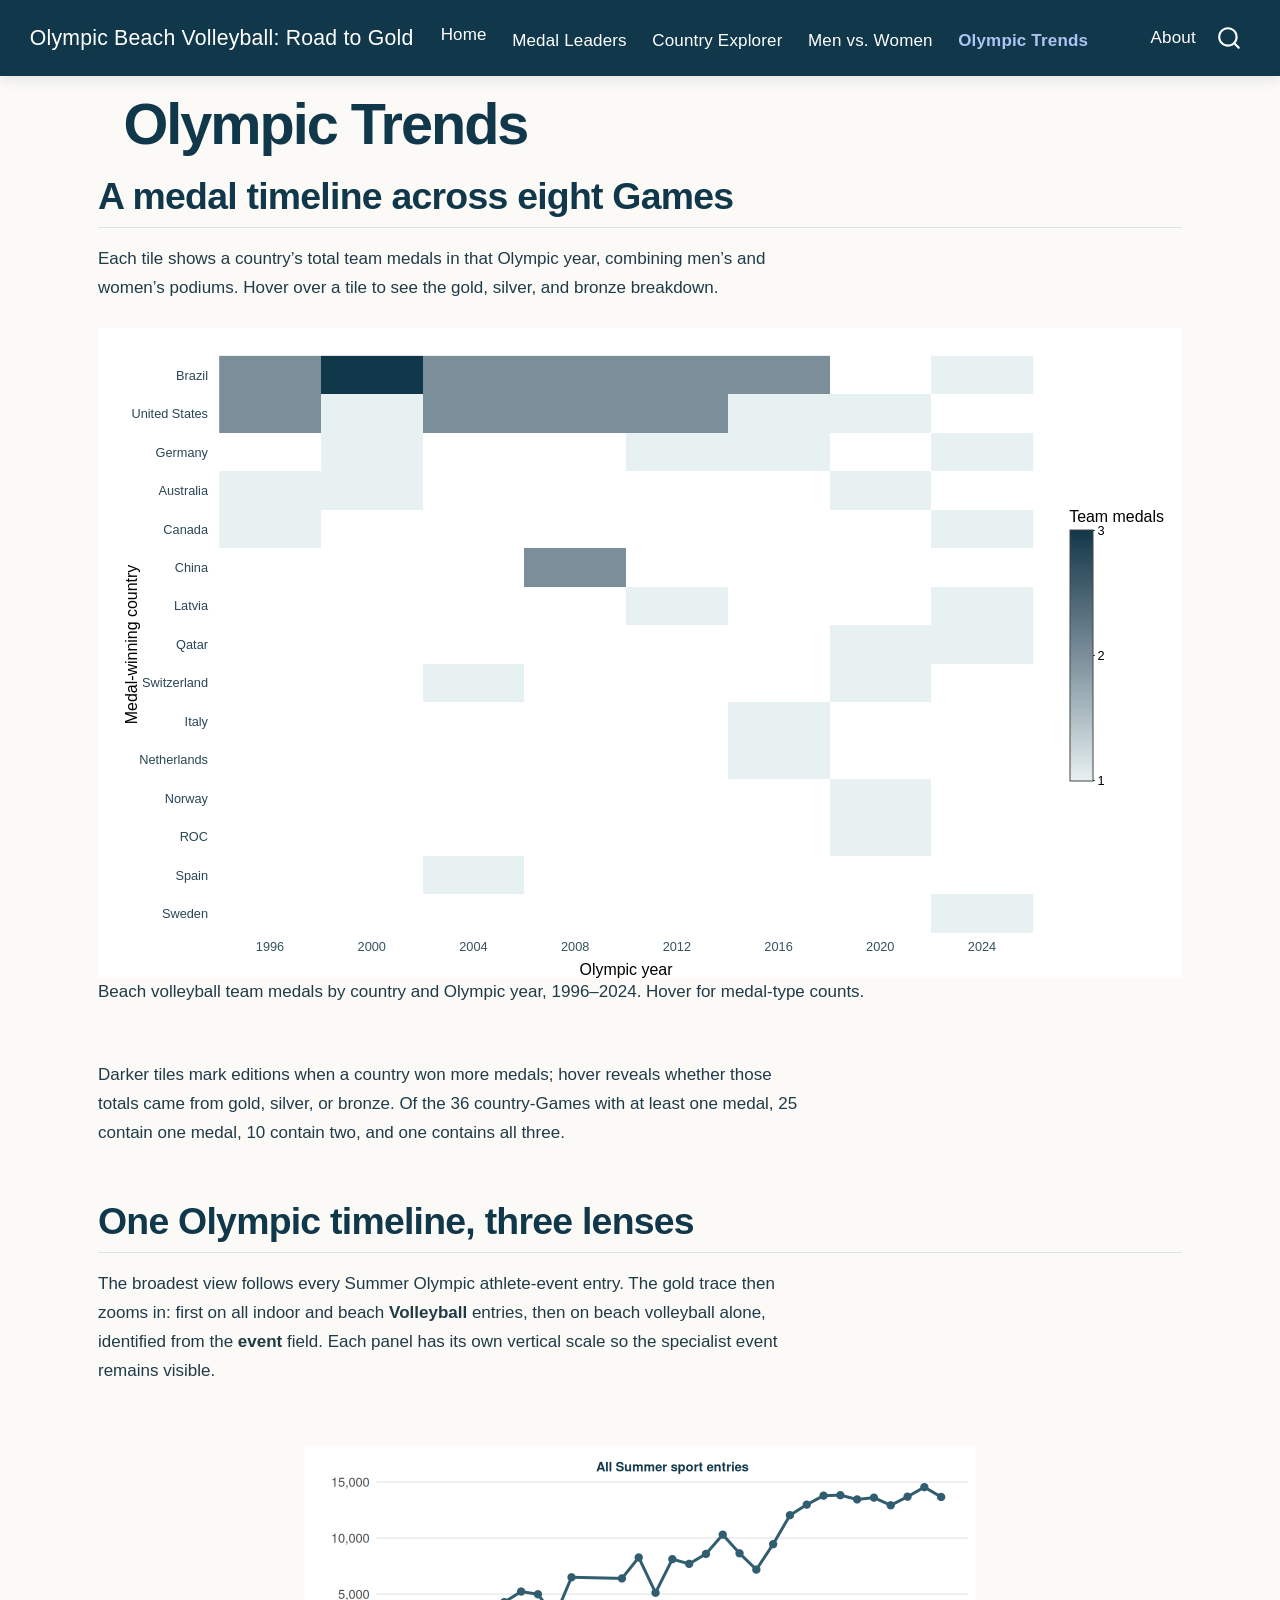
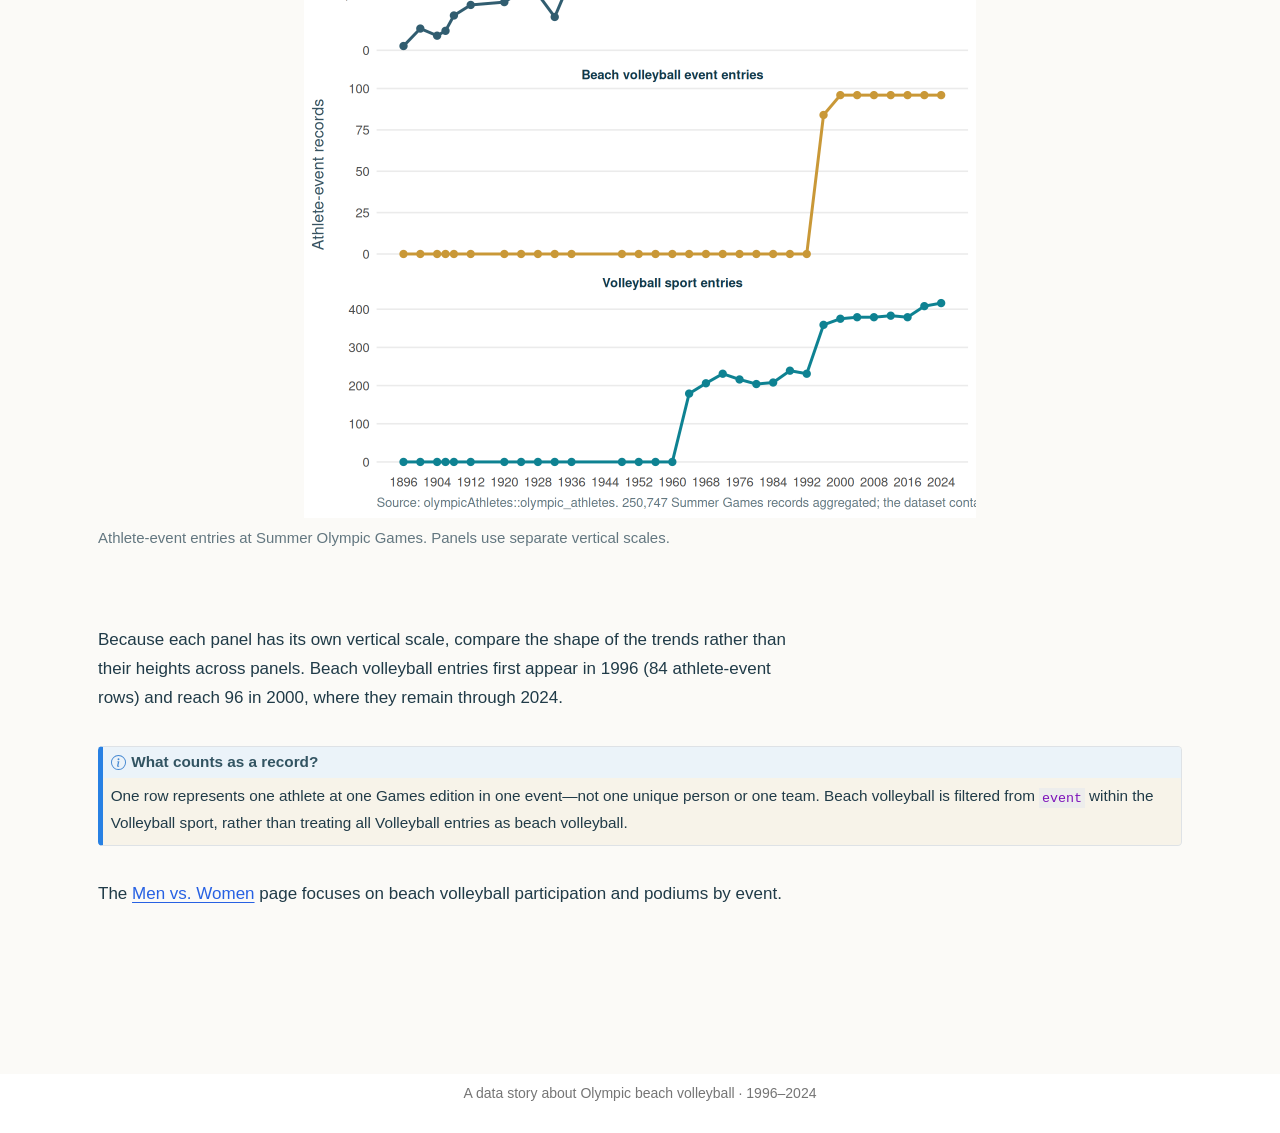
<file: olympic-trends.html>
<!DOCTYPE html>
<html xmlns="http://www.w3.org/1999/xhtml" lang="en" xml:lang="en"><head>

<meta charset="utf-8">
<meta name="generator" content="quarto-1.10.19">

<meta name="viewport" content="width=device-width, initial-scale=1.0, user-scalable=yes">


<title>Olympic Trends – Olympic Beach Volleyball: Road to Gold</title>
<style>
/* Default styles provided by pandoc.
** See https://pandoc.org/MANUAL.html#variables-for-html for config info.
*/
span.smallcaps{font-variant: small-caps;}
div.columns{display: flex; gap: 1.5em;}
div.column{flex: auto;}
@media screen {
div.columns{gap: min(4vw, 1.5em);}
div.column{overflow-x: auto;}
}
div.hanging-indent{margin-left: 1.5em; text-indent: -1.5em;}
ul.task-list{list-style: none;}
ul.task-list li input[type="checkbox"] {
  width: 0.8em;
  margin: 0 0.8em 0.2em -1em; /* quarto-specific, see https://github.com/quarto-dev/quarto-cli/issues/4556 */ 
  vertical-align: middle;
}
</style>


<script src="site_libs/quarto-nav/quarto-nav.js"></script>
<script src="site_libs/quarto-nav/headroom.min.js"></script>
<script src="site_libs/clipboard/clipboard.min.js"></script>
<script src="site_libs/quarto-search/autocomplete.umd.js"></script>
<script src="site_libs/quarto-search/fuse.min.js"></script>
<script src="site_libs/quarto-search/quarto-search.js"></script>
<meta name="quarto:offset" content="./">
<script src="site_libs/quarto-html/quarto.js" type="module"></script>
<script src="site_libs/quarto-html/tabsets/tabsets.js" type="module"></script>
<script src="site_libs/quarto-html/popper.min.js"></script>
<script src="site_libs/quarto-html/tippy.umd.min.js"></script>
<script src="site_libs/quarto-html/anchor.min.js"></script>
<link href="site_libs/quarto-html/tippy.css" rel="stylesheet">
<link href="site_libs/quarto-html/quarto-syntax-highlighting-bf27225e3a48a9273f3daa8f8e829971.css" rel="stylesheet" id="quarto-text-highlighting-styles">
<script src="site_libs/bootstrap/bootstrap.min.js"></script>
<link href="site_libs/bootstrap/bootstrap-icons.css" rel="stylesheet">
<link href="site_libs/bootstrap/bootstrap-d0f63781f56d8920b29a9d59ce83fef4.min.css" rel="stylesheet" append-hash="true" id="quarto-bootstrap" data-mode="light">
<script id="quarto-search-options" type="application/json">{
  "location": "navbar",
  "copy-button": false,
  "collapse-after": 3,
  "panel-placement": "end",
  "type": "overlay",
  "limit": 50,
  "keyboard-shortcut": [
    "f",
    "/",
    "s"
  ],
  "show-item-context": false,
  "language": {
    "search-no-results-text": "No results",
    "search-matching-documents-text": "matching documents",
    "search-copy-link-title": "Copy link to search",
    "search-hide-matches-text": "Hide additional matches",
    "search-more-match-text": "more match in this document",
    "search-more-matches-text": "more matches in this document",
    "search-clear-button-title": "Clear",
    "search-text-placeholder": "",
    "search-detached-cancel-button-title": "Cancel",
    "search-submit-button-title": "Submit",
    "search-label": "Search"
  }
}</script>
<style>html{ scroll-behavior: smooth; }</style>
<link href="site_libs/htmltools-fill-0.5.9/fill.css" rel="stylesheet">
<script src="site_libs/htmlwidgets-1.6.4/htmlwidgets.js"></script>
<script src="site_libs/plotly-binding-4.12.1/plotly.js"></script>
<script src="site_libs/typedarray-0.1/typedarray.min.js"></script>
<script src="site_libs/jquery-3.5.1/jquery.min.js"></script>
<link href="site_libs/crosstalk-1.2.2/css/crosstalk.min.css" rel="stylesheet">
<script src="site_libs/crosstalk-1.2.2/js/crosstalk.min.js"></script>
<link href="site_libs/plotly-htmlwidgets-css-2.25.2/plotly-htmlwidgets.css" rel="stylesheet">
<script src="site_libs/plotly-main-2.25.2/plotly-latest.min.js"></script>


<link rel="stylesheet" href="styles.css">
</head>

<body class="nav-fixed quarto-light">

<div id="quarto-search-results"></div>
  <header id="quarto-header" class="headroom fixed-top">
    <nav class="navbar navbar-expand-lg " data-bs-theme="dark">
      <div class="navbar-container container-fluid">
      <div class="navbar-brand-container mx-auto">
    <a class="navbar-brand" href="./index.html">
    <span class="navbar-title">Olympic Beach Volleyball: Road to Gold</span>
    </a>
  </div>
            <div id="quarto-search" class="" title="Search"></div>
          <button class="navbar-toggler" type="button" data-bs-toggle="collapse" data-bs-target="#navbarCollapse" aria-controls="navbarCollapse" role="menu" aria-expanded="false" aria-label="Toggle navigation" onclick="if (window.quartoToggleHeadroom) { window.quartoToggleHeadroom(); }">
  <span class="navbar-toggler-icon"></span>
</button>
          <div class="collapse navbar-collapse" id="navbarCollapse">
            <ul class="navbar-nav navbar-nav-scroll me-auto">
  <li class="nav-item">
    <a class="nav-link" href="./index.html"> 
<span class="menu-text">Home</span></a>
  </li>  
  <li class="nav-item">
    <a class="nav-link" href="./road-to-gold.html"> 
<span class="menu-text">Medal Leaders</span></a>
  </li>  
  <li class="nav-item">
    <a class="nav-link" href="./explore.html"> 
<span class="menu-text">Country Explorer</span></a>
  </li>  
  <li class="nav-item">
    <a class="nav-link" href="./men-vs-women.html"> 
<span class="menu-text">Men vs.&nbsp;Women</span></a>
  </li>  
  <li class="nav-item">
    <a class="nav-link active" href="./olympic-trends.html" aria-current="page"> 
<span class="menu-text">Olympic Trends</span></a>
  </li>  
</ul>
            <ul class="navbar-nav navbar-nav-scroll ms-auto">
  <li class="nav-item">
    <a class="nav-link" href="./about.html"> 
<span class="menu-text">About</span></a>
  </li>  
</ul>
          </div> <!-- /navcollapse -->
            <div class="quarto-navbar-tools">
</div>
      </div> <!-- /container-fluid -->
    </nav>
</header>
<!-- content -->
<div id="quarto-content" class="quarto-container page-columns page-rows-contents page-layout-full page-navbar">
<!-- sidebar -->
<!-- margin-sidebar -->
    
<!-- main -->
<main class="content column-page" id="quarto-document-content">

<header id="title-block-header" class="quarto-title-block default">
<div class="quarto-title">
<h1 class="title">Olympic Trends</h1>
</div>



<div class="quarto-title-meta column-page">

    
  
    
  </div>
  


</header>


<section id="a-medal-timeline-across-eight-games" class="level2">
<h2 class="anchored" data-anchor-id="a-medal-timeline-across-eight-games">A medal timeline across eight Games</h2>
<p>Each tile shows a country’s total team medals in that Olympic year, combining men’s and women’s podiums. Hover over a tile to see the gold, silver, and bronze breakdown.</p>
<div class="cell">
<div class="cell-output-display">
<div class="plotly html-widget html-fill-item" id="htmlwidget-ff473de5308480fdbc70" style="width:100%;height:650px;"></div>
<script type="application/json" data-for="htmlwidget-ff473de5308480fdbc70">{"x":{"data":[{"x":[1,2,3,4,5,6,7,8],"y":[1,2,3,4,5,6,7,8,9,10,11,12,13,14,15],"z":[[null,null,null,null,null,null,null,0],[null,null,0,null,null,null,null,null],[null,null,null,null,null,null,0,null],[null,null,null,null,null,null,0,null],[null,null,null,null,null,0,null,null],[null,null,null,null,null,0,null,null],[null,null,0,null,null,null,0,null],[null,null,null,null,null,null,0,0],[null,null,null,null,0,null,null,0],[null,null,null,0.5,null,null,null,null],[0,null,null,null,null,null,null,0],[0,0,null,null,null,null,0,null],[null,0,null,null,0,0,null,0],[0.5,0,0.5,0.5,0.5,0,0,null],[0.5,1,0.5,0.5,0.5,0.5,null,0]],"text":[[null,null,null,null,null,null,null,"Sweden<br>Olympic year: 2024<br>Gold: 1<br>Silver: 0<br>Bronze: 0<br>Total team medals: 1"],[null,null,"Spain<br>Olympic year: 2004<br>Gold: 0<br>Silver: 1<br>Bronze: 0<br>Total team medals: 1",null,null,null,null,null],[null,null,null,null,null,null,"ROC<br>Olympic year: 2020<br>Gold: 0<br>Silver: 1<br>Bronze: 0<br>Total team medals: 1",null],[null,null,null,null,null,null,"Norway<br>Olympic year: 2020<br>Gold: 1<br>Silver: 0<br>Bronze: 0<br>Total team medals: 1",null],[null,null,null,null,null,"Netherlands<br>Olympic year: 2016<br>Gold: 0<br>Silver: 0<br>Bronze: 1<br>Total team medals: 1",null,null],[null,null,null,null,null,"Italy<br>Olympic year: 2016<br>Gold: 0<br>Silver: 1<br>Bronze: 0<br>Total team medals: 1",null,null],[null,null,"Switzerland<br>Olympic year: 2004<br>Gold: 0<br>Silver: 0<br>Bronze: 1<br>Total team medals: 1",null,null,null,"Switzerland<br>Olympic year: 2020<br>Gold: 0<br>Silver: 0<br>Bronze: 1<br>Total team medals: 1",null],[null,null,null,null,null,null,"Qatar<br>Olympic year: 2020<br>Gold: 0<br>Silver: 0<br>Bronze: 1<br>Total team medals: 1","Qatar<br>Olympic year: 2024<br>Gold: 0<br>Silver: 0<br>Bronze: 1<br>Total team medals: 1"],[null,null,null,null,"Latvia<br>Olympic year: 2012<br>Gold: 0<br>Silver: 0<br>Bronze: 1<br>Total team medals: 1",null,null,"Latvia<br>Olympic year: 2024<br>Gold: 0<br>Silver: 0<br>Bronze: 1<br>Total team medals: 1"],[null,null,null,"China<br>Olympic year: 2008<br>Gold: 0<br>Silver: 1<br>Bronze: 1<br>Total team medals: 2",null,null,null,null],["Canada<br>Olympic year: 1996<br>Gold: 0<br>Silver: 0<br>Bronze: 1<br>Total team medals: 1",null,null,null,null,null,null,"Canada<br>Olympic year: 2024<br>Gold: 0<br>Silver: 1<br>Bronze: 0<br>Total team medals: 1"],["Australia<br>Olympic year: 1996<br>Gold: 0<br>Silver: 0<br>Bronze: 1<br>Total team medals: 1","Australia<br>Olympic year: 2000<br>Gold: 1<br>Silver: 0<br>Bronze: 0<br>Total team medals: 1",null,null,null,null,"Australia<br>Olympic year: 2020<br>Gold: 0<br>Silver: 1<br>Bronze: 0<br>Total team medals: 1",null],[null,"Germany<br>Olympic year: 2000<br>Gold: 0<br>Silver: 0<br>Bronze: 1<br>Total team medals: 1",null,null,"Germany<br>Olympic year: 2012<br>Gold: 1<br>Silver: 0<br>Bronze: 0<br>Total team medals: 1","Germany<br>Olympic year: 2016<br>Gold: 1<br>Silver: 0<br>Bronze: 0<br>Total team medals: 1",null,"Germany<br>Olympic year: 2024<br>Gold: 0<br>Silver: 1<br>Bronze: 0<br>Total team medals: 1"],["United States<br>Olympic year: 1996<br>Gold: 1<br>Silver: 1<br>Bronze: 0<br>Total team medals: 2","United States<br>Olympic year: 2000<br>Gold: 1<br>Silver: 0<br>Bronze: 0<br>Total team medals: 1","United States<br>Olympic year: 2004<br>Gold: 1<br>Silver: 0<br>Bronze: 1<br>Total team medals: 2","United States<br>Olympic year: 2008<br>Gold: 2<br>Silver: 0<br>Bronze: 0<br>Total team medals: 2","United States<br>Olympic year: 2012<br>Gold: 1<br>Silver: 1<br>Bronze: 0<br>Total team medals: 2","United States<br>Olympic year: 2016<br>Gold: 0<br>Silver: 0<br>Bronze: 1<br>Total team medals: 1","United States<br>Olympic year: 2020<br>Gold: 1<br>Silver: 0<br>Bronze: 0<br>Total team medals: 1",null],["Brazil<br>Olympic year: 1996<br>Gold: 1<br>Silver: 1<br>Bronze: 0<br>Total team medals: 2","Brazil<br>Olympic year: 2000<br>Gold: 0<br>Silver: 2<br>Bronze: 1<br>Total team medals: 3","Brazil<br>Olympic year: 2004<br>Gold: 1<br>Silver: 1<br>Bronze: 0<br>Total team medals: 2","Brazil<br>Olympic year: 2008<br>Gold: 0<br>Silver: 1<br>Bronze: 1<br>Total team medals: 2","Brazil<br>Olympic year: 2012<br>Gold: 0<br>Silver: 1<br>Bronze: 1<br>Total team medals: 2","Brazil<br>Olympic year: 2016<br>Gold: 1<br>Silver: 1<br>Bronze: 0<br>Total team medals: 2",null,"Brazil<br>Olympic year: 2024<br>Gold: 1<br>Silver: 0<br>Bronze: 0<br>Total team medals: 1"]],"colorscale":[[0,"#E8F1F2"],[0.5,"#7A8F9A"],[1,"#10384A"]],"type":"heatmap","showscale":false,"autocolorscale":false,"showlegend":false,"xaxis":"x","yaxis":"y","hoverinfo":"text","frame":null},{"x":[1],"y":[1],"name":"c28026f4ad1df9eace8e3730d7588775","type":"scatter","mode":"markers","opacity":0,"hoverinfo":"skip","showlegend":false,"marker":{"color":[0,1],"colorscale":[[0,"#E8F1F2"],[0.0033444816053511683,"#E7F0F1"],[0.0066889632107023367,"#E6F0F1"],[0.010033444816053505,"#E6EFF0"],[0.013377926421404673,"#E5EEF0"],[0.016722408026755842,"#E4EEEF"],[0.02006688963210701,"#E3EDEE"],[0.023411371237458178,"#E3ECEE"],[0.026755852842809347,"#E2ECED"],[0.030100334448160515,"#E1EBEC"],[0.033444816053511683,"#E0EAEC"],[0.036789297658862852,"#E0E9EB"],[0.04013377926421402,"#DFE9EB"],[0.043478260869565188,"#DEE8EA"],[0.046822742474916357,"#DDE7E9"],[0.050167224080267525,"#DDE7E9"],[0.053511705685618693,"#DCE6E8"],[0.056856187290969862,"#DBE5E8"],[0.06020066889632103,"#DAE5E7"],[0.063545150501672198,"#DAE4E6"],[0.066889632107023367,"#D9E3E6"],[0.070234113712374535,"#D8E3E5"],[0.073578595317725703,"#D7E2E5"],[0.076923076923076872,"#D6E1E4"],[0.08026755852842804,"#D6E1E3"],[0.083612040133779209,"#D5E0E3"],[0.086956521739130377,"#D4DFE2"],[0.090301003344481545,"#D3DFE2"],[0.093645484949832714,"#D3DEE1"],[0.096989966555183993,"#D2DDE0"],[0.10033444816053516,"#D1DDE0"],[0.10367892976588633,"#D0DCDF"],[0.1070234113712375,"#D0DBDF"],[0.11036789297658867,"#CFDBDE"],[0.11371237458193983,"#CEDADD"],[0.117056856187291,"#CDD9DD"],[0.12040133779264217,"#CDD9DC"],[0.12374581939799334,"#CCD8DC"],[0.12709030100334451,"#CBD7DB"],[0.13043478260869568,"#CAD7DA"],[0.13377926421404684,"#CAD6DA"],[0.13712374581939801,"#C9D5D9"],[0.14046822742474918,"#C8D4D9"],[0.14381270903010035,"#C7D4D8"],[0.14715719063545152,"#C7D3D7"],[0.15050167224080269,"#C6D2D7"],[0.15384615384615385,"#C5D2D6"],[0.15719063545150502,"#C4D1D6"],[0.16053511705685619,"#C4D0D5"],[0.16387959866220736,"#C3D0D4"],[0.16722408026755853,"#C2CFD4"],[0.1705685618729097,"#C1CED3"],[0.17391304347826086,"#C1CED3"],[0.17725752508361203,"#C0CDD2"],[0.1806020066889632,"#BFCCD1"],[0.18394648829431437,"#BECCD1"],[0.18729096989966554,"#BECBD0"],[0.19063545150501671,"#BDCAD0"],[0.19397993311036787,"#BCCACF"],[0.19732441471571904,"#BCC9CE"],[0.20066889632107021,"#BBC8CE"],[0.20401337792642138,"#BAC8CD"],[0.20735785953177255,"#B9C7CD"],[0.21070234113712372,"#B9C6CC"],[0.21404682274247488,"#B8C6CB"],[0.21739130434782605,"#B7C5CB"],[0.22073578595317722,"#B6C5CA"],[0.22408026755852839,"#B6C4CA"],[0.22742474916387956,"#B5C3C9"],[0.23076923076923073,"#B4C3C8"],[0.23411371237458189,"#B3C2C8"],[0.23745819397993317,"#B3C1C7"],[0.24080267558528434,"#B2C1C7"],[0.24414715719063551,"#B1C0C6"],[0.24749163879598668,"#B0BFC5"],[0.25083612040133785,"#B0BFC5"],[0.25418060200668902,"#AFBEC4"],[0.25752508361204018,"#AEBDC4"],[0.26086956521739135,"#AEBDC3"],[0.26421404682274252,"#ADBCC3"],[0.26755852842809369,"#ACBBC2"],[0.27090301003344486,"#ABBBC1"],[0.27424749163879603,"#ABBAC1"],[0.27759197324414719,"#AAB9C0"],[0.28093645484949836,"#A9B9C0"],[0.28428093645484953,"#A8B8BF"],[0.2876254180602007,"#A8B7BE"],[0.29096989966555187,"#A7B7BE"],[0.29431438127090304,"#A6B6BD"],[0.2976588628762542,"#A5B5BD"],[0.30100334448160537,"#A5B5BC"],[0.30434782608695654,"#A4B4BB"],[0.30769230769230771,"#A3B3BB"],[0.31103678929765888,"#A3B3BA"],[0.31438127090301005,"#A2B2BA"],[0.31772575250836121,"#A1B2B9"],[0.32107023411371238,"#A0B1B9"],[0.32441471571906355,"#A0B0B8"],[0.32775919732441472,"#9FB0B7"],[0.33110367892976589,"#9EAFB7"],[0.33444816053511706,"#9DAEB6"],[0.33779264214046822,"#9DAEB6"],[0.34113712374581939,"#9CADB5"],[0.34448160535117056,"#9BACB4"],[0.34782608695652173,"#9BACB4"],[0.3511705685618729,"#9AABB3"],[0.35451505016722407,"#99AAB3"],[0.35785953177257523,"#98AAB2"],[0.3612040133779264,"#98A9B2"],[0.36454849498327757,"#97A8B1"],[0.36789297658862874,"#96A8B0"],[0.37123745819397991,"#96A7B0"],[0.37458193979933108,"#95A7AF"],[0.37792642140468224,"#94A6AF"],[0.38127090301003341,"#93A5AE"],[0.38461538461538458,"#93A5AE"],[0.38795986622073575,"#92A4AD"],[0.39130434782608692,"#91A3AC"],[0.39464882943143809,"#91A3AC"],[0.39799331103678925,"#90A2AB"],[0.40133779264214042,"#8FA1AB"],[0.40468227424749159,"#8EA1AA"],[0.40802675585284276,"#8EA0AA"],[0.41137123745819393,"#8DA0A9"],[0.4147157190635451,"#8C9FA8"],[0.41806020066889626,"#8C9EA8"],[0.42140468227424743,"#8B9EA7"],[0.4247491638795986,"#8A9DA7"],[0.42809364548494977,"#899CA6"],[0.43143812709030094,"#899CA6"],[0.43478260869565211,"#889BA5"],[0.43812709030100327,"#879AA4"],[0.44147157190635444,"#879AA4"],[0.44481605351170561,"#8699A3"],[0.44816053511705678,"#8599A3"],[0.45150501672240795,"#8498A2"],[0.45484949832775912,"#8497A2"],[0.45819397993311028,"#8397A1"],[0.46153846153846145,"#8296A0"],[0.46488294314381262,"#8295A0"],[0.46822742474916379,"#81959F"],[0.47157190635451507,"#80949F"],[0.47491638795986624,"#7F949E"],[0.47826086956521741,"#7F939E"],[0.48160535117056857,"#7E929D"],[0.48494983277591974,"#7D929C"],[0.48829431438127091,"#7D919C"],[0.49163879598662208,"#7C909B"],[0.49498327759197325,"#7B909B"],[0.49832775919732442,"#7B8F9A"],[0.5016722408026757,"#7A8F9A"],[0.50501672240802664,"#798E99"],[0.50836120401337803,"#788D98"],[0.51170568561872898,"#788D98"],[0.51505016722408037,"#778C97"],[0.51839464882943131,"#768B97"],[0.52173913043478271,"#768B96"],[0.52508361204013365,"#758A96"],[0.52842809364548504,"#748A95"],[0.53177257525083599,"#748995"],[0.53511705685618738,"#738894"],[0.53846153846153832,"#728893"],[0.54180602006688972,"#718793"],[0.54515050167224066,"#718692"],[0.54849498327759205,"#708692"],[0.551839464882943,"#6F8591"],[0.55518394648829439,"#6F8591"],[0.55852842809364533,"#6E8490"],[0.56187290969899673,"#6D838F"],[0.56521739130434767,"#6D838F"],[0.56856187290969906,"#6C828E"],[0.57190635451505001,"#6B828E"],[0.5752508361204014,"#6A818D"],[0.57859531772575234,"#6A808D"],[0.58193979933110374,"#69808C"],[0.58528428093645468,"#687F8C"],[0.58862876254180607,"#687E8B"],[0.59197324414715702,"#677E8A"],[0.59531772575250841,"#667D8A"],[0.59866220735785936,"#667D89"],[0.60200668896321075,"#657C89"],[0.60535117056856191,"#647B88"],[0.60869565217391308,"#647B88"],[0.61204013377926425,"#637A87"],[0.61538461538461542,"#627A87"],[0.61872909698996659,"#627986"],[0.62207357859531776,"#617886"],[0.62541806020066892,"#607885"],[0.62876254180602009,"#5F7784"],[0.63210702341137126,"#5F7784"],[0.63545150501672243,"#5E7683"],[0.6387959866220736,"#5D7583"],[0.64214046822742477,"#5D7582"],[0.64548494983277593,"#5C7482"],[0.6488294314381271,"#5B7481"],[0.65217391304347827,"#5B7381"],[0.65551839464882944,"#5A7280"],[0.65886287625418061,"#59727F"],[0.66220735785953178,"#59717F"],[0.66555183946488294,"#58717E"],[0.66889632107023411,"#57707E"],[0.67224080267558528,"#576F7D"],[0.67558528428093645,"#566F7D"],[0.67892976588628762,"#556E7C"],[0.68227424749163879,"#546E7C"],[0.68561872909698995,"#546D7B"],[0.68896321070234112,"#536C7B"],[0.69230769230769229,"#526C7A"],[0.69565217391304346,"#526B79"],[0.69899665551839463,"#516B79"],[0.7023411371237458,"#506A78"],[0.70568561872909696,"#506978"],[0.70903010033444813,"#4F6977"],[0.7123745819397993,"#4E6877"],[0.71571906354515047,"#4E6876"],[0.71906354515050164,"#4D6776"],[0.72240802675585281,"#4C6775"],[0.72575250836120397,"#4C6675"],[0.72909698996655514,"#4B6574"],[0.73244147157190631,"#4A6574"],[0.73578595317725748,"#4A6473"],[0.73913043478260865,"#496472"],[0.74247491638795982,"#486372"],[0.74581939799331098,"#486271"],[0.74916387959866215,"#476271"],[0.75250836120401332,"#466170"],[0.75585284280936449,"#456170"],[0.75919732441471566,"#45606F"],[0.76254180602006683,"#44606F"],[0.76588628762541799,"#435F6E"],[0.76923076923076916,"#435E6E"],[0.77257525083612055,"#425E6D"],[0.7759197324414715,"#415D6D"],[0.77926421404682289,"#415D6C"],[0.78260869565217384,"#405C6C"],[0.78595317725752523,"#3F5B6B"],[0.78929765886287617,"#3F5B6A"],[0.79264214046822756,"#3E5A6A"],[0.79598662207357851,"#3D5A69"],[0.7993311036789299,"#3D5969"],[0.80267558528428085,"#3C5968"],[0.80602006688963224,"#3B5868"],[0.80936454849498318,"#3B5767"],[0.81270903010033457,"#3A5767"],[0.81605351170568552,"#395666"],[0.81939799331103691,"#385666"],[0.82274247491638786,"#385565"],[0.82608695652173925,"#375565"],[0.82943143812709019,"#365464"],[0.83277591973244158,"#365364"],[0.83612040133779253,"#355363"],[0.83946488294314392,"#345263"],[0.84280936454849487,"#345262"],[0.84615384615384626,"#335162"],[0.8494983277591972,"#325161"],[0.85284280936454859,"#325060"],[0.85618729096989954,"#315060"],[0.85953177257525093,"#304F5F"],[0.86287625418060188,"#2F4E5F"],[0.86622073578595327,"#2F4E5E"],[0.86956521739130421,"#2E4D5E"],[0.8729096989966556,"#2D4D5D"],[0.87625418060200655,"#2D4C5D"],[0.87959866220735794,"#2C4C5C"],[0.88294314381270889,"#2B4B5C"],[0.88628762541806028,"#2B4A5B"],[0.88963210702341122,"#2A4A5B"],[0.89297658862876261,"#29495A"],[0.89632107023411356,"#28495A"],[0.89966555183946495,"#284859"],[0.9030100334448159,"#274859"],[0.90635451505016729,"#264758"],[0.90969899665551823,"#264758"],[0.91304347826086962,"#254657"],[0.91638795986622057,"#244657"],[0.91973244147157196,"#234556"],[0.92307692307692291,"#234456"],[0.9264214046822743,"#224455"],[0.92976588628762524,"#214355"],[0.93311036789297663,"#204354"],[0.93645484949832758,"#204254"],[0.93979933110367897,"#1F4253"],[0.94314381270903014,"#1E4153"],[0.94648829431438131,"#1D4152"],[0.94983277591973247,"#1D4052"],[0.95317725752508364,"#1C4051"],[0.95652173913043481,"#1B3F51"],[0.95986622073578598,"#1A3E50"],[0.96321070234113715,"#193E50"],[0.96655518394648832,"#193D4F"],[0.96989966555183948,"#183D4F"],[0.97324414715719065,"#173C4E"],[0.97658862876254182,"#163C4E"],[0.97993311036789299,"#153B4D"],[0.98327759197324416,"#143B4D"],[0.98662207357859533,"#143A4C"],[0.98996655518394649,"#133A4C"],[0.99331103678929766,"#12394B"],[0.99665551839464883,"#11394B"],[1,"#10384A"]],"colorbar":{"bgcolor":null,"bordercolor":null,"borderwidth":0,"thickness":23.039999999999996,"title":"Team medals","titlefont":{"color":"rgba(0,0,0,1)","family":"","size":15.940224159402243},"tickmode":"array","ticktext":["1","2","3"],"tickvals":[0.0016666666666666668,0.49999999999999994,0.99833333333333329],"tickfont":{"color":"rgba(0,0,0,1)","family":"","size":12.7521793275218},"ticklen":2,"len":0.5}},"xaxis":"x","yaxis":"y","frame":null}],"layout":{"margin":{"t":23.970112079701121,"r":7.9701120797011216,"b":40.647571606475722,"l":110.78455790784564},"paper_bgcolor":"rgba(255,255,255,1)","font":{"color":"rgba(0,0,0,1)","family":"","size":15.940224159402243},"xaxis":{"domain":[0,1],"automargin":true,"type":"linear","autorange":false,"range":[0.40000000000000002,8.5999999999999996],"tickmode":"array","ticktext":["1996","2000","2004","2008","2012","2016","2020","2024"],"tickvals":[1,2,3,4,5,6,7,8],"categoryorder":"array","categoryarray":["1996","2000","2004","2008","2012","2016","2020","2024"],"nticks":null,"ticks":"","tickcolor":null,"ticklen":3.9850560398505608,"tickwidth":0,"showticklabels":true,"tickfont":{"color":"rgba(53,82,96,1)","family":"","size":12.7521793275218},"tickangle":-0,"showline":false,"linecolor":null,"linewidth":0,"showgrid":false,"gridcolor":null,"gridwidth":0,"zeroline":false,"anchor":"y","title":{"text":"Olympic year","font":{"color":"rgba(0,0,0,1)","family":"","size":15.940224159402243}},"hoverformat":".2f"},"yaxis":{"domain":[0,1],"automargin":true,"type":"linear","autorange":false,"range":[0.40000000000000002,15.6],"tickmode":"array","ticktext":["Sweden","Spain","ROC","Norway","Netherlands","Italy","Switzerland","Qatar","Latvia","China","Canada","Australia","Germany","United States","Brazil"],"tickvals":[1,2,3,4,5,6,7,8,9,10,11,12,13,14,15],"categoryorder":"array","categoryarray":["Sweden","Spain","ROC","Norway","Netherlands","Italy","Switzerland","Qatar","Latvia","China","Canada","Australia","Germany","United States","Brazil"],"nticks":null,"ticks":"","tickcolor":null,"ticklen":3.9850560398505608,"tickwidth":0,"showticklabels":true,"tickfont":{"color":"rgba(41,70,85,1)","family":"","size":12.7521793275218},"tickangle":-0,"showline":false,"linecolor":null,"linewidth":0,"showgrid":false,"gridcolor":null,"gridwidth":0,"zeroline":false,"anchor":"x","title":{"text":"Medal-winning country","font":{"color":"rgba(0,0,0,1)","family":"","size":15.940224159402243}},"hoverformat":".2f"},"shapes":[],"showlegend":false,"legend":{"bgcolor":null,"bordercolor":null,"borderwidth":0,"font":{"color":"rgba(0,0,0,1)","family":"","size":12.7521793275218},"title":{"text":"Team medals","font":{"color":"rgba(0,0,0,1)","family":"","size":15.940224159402243}}},"hovermode":"closest","barmode":"relative"},"config":{"doubleClick":"reset","modeBarButtonsToAdd":["hoverclosest","hovercompare"],"showSendToCloud":false},"source":"A","attrs":{"abe45951083a":{"x":{},"y":{},"fill":{},"text":{},"type":"heatmap"}},"cur_data":"abe45951083a","visdat":{"abe45951083a":["function (y) ","x"]},"highlight":{"on":"plotly_click","persistent":false,"dynamic":false,"selectize":false,"opacityDim":0.20000000000000001,"selected":{"opacity":1},"debounce":0},"shinyEvents":["plotly_hover","plotly_click","plotly_selected","plotly_relayout","plotly_brushed","plotly_brushing","plotly_clickannotation","plotly_doubleclick","plotly_deselect","plotly_afterplot","plotly_sunburstclick"],"base_url":"https://plot.ly"},"evals":[],"jsHooks":[]}</script>
<p>Beach volleyball team medals by country and Olympic year, 1996–2024. Hover for medal-type counts.</p>
</div>
</div>
<p>Darker tiles mark editions when a country won more medals; hover reveals whether those totals came from gold, silver, or bronze. Of the 36 country-Games with at least one medal, 25 contain one medal, 10 contain two, and one contains all three.</p>
</section>
<section id="one-olympic-timeline-three-lenses" class="level2">
<h2 class="anchored" data-anchor-id="one-olympic-timeline-three-lenses">One Olympic timeline, three lenses</h2>
<p>The broadest view follows every Summer Olympic athlete-event entry. The gold trace then zooms in: first on all indoor and beach <strong>Volleyball</strong> entries, then on beach volleyball alone, identified from the <strong>event</strong> field. Each panel has its own vertical scale so the specialist event remains visible.</p>
<div class="cell">
<div class="cell-output-display">
<div class="quarto-figure quarto-figure-center">
<figure class="figure">
<p><img src="olympic-trends_files/figure-html/unnamed-chunk-3-1.png" class="img-fluid figure-img" width="672"></p>
<figcaption>Athlete-event entries at Summer Olympic Games. Panels use separate vertical scales.</figcaption>
</figure>
</div>
</div>
</div>
<p>Because each panel has its own vertical scale, compare the shape of the trends rather than their heights across panels. Beach volleyball entries first appear in 1996 (84 athlete-event rows) and reach 96 in 2000, where they remain through 2024.</p>
<div class="callout callout-style-default callout-note callout-titled">
<div class="callout-header d-flex align-content-center">
<div class="callout-icon-container">
<i class="callout-icon"></i>
</div>
<div class="callout-title-container flex-fill">
<span class="screen-reader-only">Note</span>What counts as a record?
</div>
</div>
<div class="callout-body-container callout-body">
<p>One row represents one athlete at one Games edition in one event—not one unique person or one team. Beach volleyball is filtered from <code>event</code> within the Volleyball sport, rather than treating all Volleyball entries as beach volleyball.</p>
</div>
</div>
<p>The <a href="./men-vs-women.html">Men vs.&nbsp;Women</a> page focuses on beach volleyball participation and podiums by event.</p>


</section>

</main> <!-- /main -->
<script id="quarto-html-after-body" type="application/javascript">
  window.document.addEventListener("DOMContentLoaded", function (event) {
    const icon = "";
    const anchorJS = new window.AnchorJS();
    anchorJS.options = {
      placement: 'right',
      icon: icon
    };
    anchorJS.add('.anchored');
    const isCodeAnnotation = (el) => {
      for (const clz of el.classList) {
        if (clz.startsWith('code-annotation-')) {                     
          return true;
        }
      }
      return false;
    }
    const onCopySuccess = function(e) {
      // button target
      const button = e.trigger;
      // don't keep focus
      button.blur();
      // flash "checked"
      button.classList.add('code-copy-button-checked');
      var currentTitle = button.getAttribute("title");
      button.setAttribute("title", "Copied!");
      let tooltip;
      if (window.bootstrap) {
        button.setAttribute("data-bs-toggle", "tooltip");
        button.setAttribute("data-bs-placement", "left");
        button.setAttribute("data-bs-title", "Copied!");
        tooltip = new bootstrap.Tooltip(button, 
          { trigger: "manual", 
            customClass: "code-copy-button-tooltip",
            offset: [0, -8]});
        tooltip.show();    
      }
      setTimeout(function() {
        if (tooltip) {
          tooltip.hide();
          button.removeAttribute("data-bs-title");
          button.removeAttribute("data-bs-toggle");
          button.removeAttribute("data-bs-placement");
        }
        button.setAttribute("title", currentTitle);
        button.classList.remove('code-copy-button-checked');
      }, 1000);
      // clear code selection
      e.clearSelection();
    }
    const getTextToCopy = function(trigger) {
      const outerScaffold = trigger.parentElement.cloneNode(true);
      const codeEl = outerScaffold.querySelector('code');
      for (const childEl of codeEl.children) {
        if (isCodeAnnotation(childEl)) {
          childEl.remove();
        }
      }
      return codeEl.innerText;
    }
    const clipboard = new window.ClipboardJS('.code-copy-button:not([data-in-quarto-modal])', {
      text: getTextToCopy
    });
    clipboard.on('success', onCopySuccess);
    if (window.document.getElementById('quarto-embedded-source-code-modal')) {
      const clipboardModal = new window.ClipboardJS('.code-copy-button[data-in-quarto-modal]', {
        text: getTextToCopy,
        container: window.document.getElementById('quarto-embedded-source-code-modal')
      });
      clipboardModal.on('success', onCopySuccess);
    }
      var localhostRegex = new RegExp(/^(?:http|https):\/\/localhost\:?[0-9]*\//);
      var mailtoRegex = new RegExp(/^mailto:/);
        var filterRegex = new RegExp("https:\/\/kaitlinpowell71\.github\.io\/olympic-beach-volleyball\/");
      var isInternal = (href) => {
          return filterRegex.test(href) || localhostRegex.test(href) || mailtoRegex.test(href);
      }
      // Inspect non-navigation links and adorn them if external
     var links = window.document.querySelectorAll('a[href]:not(.nav-link):not(.navbar-brand):not(.toc-action):not(.sidebar-link):not(.sidebar-item-toggle):not(.pagination-link):not(.no-external):not([aria-hidden]):not(.dropdown-item):not(.quarto-navigation-tool):not(.about-link)');
      for (var i=0; i<links.length; i++) {
        const link = links[i];
        if (!isInternal(link.href)) {
          // undo the damage that might have been done by quarto-nav.js in the case of
          // links that we want to consider external
          if (link.dataset.originalHref !== undefined) {
            link.href = link.dataset.originalHref;
          }
        }
      }
    function tippyHover(el, contentFn, onTriggerFn, onUntriggerFn) {
      const config = {
        allowHTML: true,
        maxWidth: 500,
        delay: 100,
        arrow: false,
        appendTo: function(el) {
            return el.parentElement;
        },
        interactive: true,
        interactiveBorder: 10,
        theme: 'quarto',
        placement: 'bottom-start',
      };
      if (contentFn) {
        config.content = contentFn;
      }
      if (onTriggerFn) {
        config.onTrigger = onTriggerFn;
      }
      if (onUntriggerFn) {
        config.onUntrigger = onUntriggerFn;
      }
      window.tippy(el, config); 
    }
    const noterefs = window.document.querySelectorAll('a[role="doc-noteref"]');
    for (var i=0; i<noterefs.length; i++) {
      const ref = noterefs[i];
      tippyHover(ref, function() {
        // use id or data attribute instead here
        let href = ref.getAttribute('data-footnote-href') || ref.getAttribute('href');
        try { href = new URL(href).hash; } catch {}
        const id = href.replace(/^#\/?/, "");
        const note = window.document.getElementById(id);
        if (note) {
          return note.innerHTML;
        } else {
          return "";
        }
      });
    }
    const xrefs = window.document.querySelectorAll('a.quarto-xref');
    const processXRef = (id, note) => {
      // Strip column container classes
      const stripColumnClz = (el) => {
        el.classList.remove("page-full", "page-columns");
        if (el.children) {
          for (const child of el.children) {
            stripColumnClz(child);
          }
        }
      }
      stripColumnClz(note)
      if (id === null || id.startsWith('sec-')) {
        // Special case sections, only their first couple elements
        const container = document.createElement("div");
        if (note.children && note.children.length > 2) {
          container.appendChild(note.children[0].cloneNode(true));
          for (let i = 1; i < note.children.length; i++) {
            const child = note.children[i];
            if (child.tagName === "P" && child.innerText === "") {
              continue;
            } else {
              container.appendChild(child.cloneNode(true));
              break;
            }
          }
          if (window.Quarto?.typesetMath) {
            window.Quarto.typesetMath(container);
          }
          return container.innerHTML
        } else {
          if (window.Quarto?.typesetMath) {
            window.Quarto.typesetMath(note);
          }
          return note.innerHTML;
        }
      } else {
        // Remove any anchor links if they are present
        const anchorLink = note.querySelector('a.anchorjs-link');
        if (anchorLink) {
          anchorLink.remove();
        }
        if (window.Quarto?.typesetMath) {
          window.Quarto.typesetMath(note);
        }
        if (note.classList.contains("callout")) {
          return note.outerHTML;
        } else {
          return note.innerHTML;
        }
      }
    }
    for (var i=0; i<xrefs.length; i++) {
      const xref = xrefs[i];
      tippyHover(xref, undefined, function(instance) {
        instance.disable();
        let url = xref.getAttribute('href');
        let hash = undefined; 
        if (url.startsWith('#')) {
          hash = url;
        } else {
          try { hash = new URL(url).hash; } catch {}
        }
        if (hash) {
          const id = hash.replace(/^#\/?/, "");
          const note = window.document.getElementById(id);
          if (note !== null) {
            try {
              const html = processXRef(id, note.cloneNode(true));
              instance.setContent(html);
            } finally {
              instance.enable();
              instance.show();
            }
          } else {
            // See if we can fetch this
            fetch(url.split('#')[0])
            .then(res => res.text())
            .then(html => {
              const parser = new DOMParser();
              const htmlDoc = parser.parseFromString(html, "text/html");
              const note = htmlDoc.getElementById(id);
              if (note !== null) {
                const html = processXRef(id, note);
                instance.setContent(html);
              } 
            }).finally(() => {
              instance.enable();
              instance.show();
            });
          }
        } else {
          // See if we can fetch a full url (with no hash to target)
          // This is a special case and we should probably do some content thinning / targeting
          fetch(url)
          .then(res => res.text())
          .then(html => {
            const parser = new DOMParser();
            const htmlDoc = parser.parseFromString(html, "text/html");
            const note = htmlDoc.querySelector('main.content');
            if (note !== null) {
              // This should only happen for chapter cross references
              // (since there is no id in the URL)
              // remove the first header
              if (note.children.length > 0 && note.children[0].tagName === "HEADER") {
                note.children[0].remove();
              }
              const html = processXRef(null, note);
              instance.setContent(html);
            } 
          }).finally(() => {
            instance.enable();
            instance.show();
          });
        }
      }, function(instance) {
      });
    }
        let selectedAnnoteEl;
        const selectorForAnnotation = ( cell, annotation) => {
          let cellAttr = 'data-code-cell="' + cell + '"';
          let lineAttr = 'data-code-annotation="' +  annotation + '"';
          const selector = 'span[' + cellAttr + '][' + lineAttr + ']';
          return selector;
        }
        const selectCodeLines = (annoteEl) => {
          const doc = window.document;
          const targetCell = annoteEl.getAttribute("data-target-cell");
          const targetAnnotation = annoteEl.getAttribute("data-target-annotation");
          const annoteSpan = window.document.querySelector(selectorForAnnotation(targetCell, targetAnnotation));
          const lines = annoteSpan.getAttribute("data-code-lines").split(",");
          const lineIds = lines.map((line) => {
            return targetCell + "-" + line;
          })
          let top = null;
          let height = null;
          let parent = null;
          if (lineIds.length > 0) {
              //compute the position of the single el (top and bottom and make a div)
              const el = window.document.getElementById(lineIds[0]);
              top = el.offsetTop;
              height = el.offsetHeight;
              parent = el.parentElement.parentElement;
            if (lineIds.length > 1) {
              const lastEl = window.document.getElementById(lineIds[lineIds.length - 1]);
              const bottom = lastEl.offsetTop + lastEl.offsetHeight;
              height = bottom - top;
            }
            if (top !== null && height !== null && parent !== null) {
              // cook up a div (if necessary) and position it 
              let div = window.document.getElementById("code-annotation-line-highlight");
              if (div === null) {
                div = window.document.createElement("div");
                div.setAttribute("id", "code-annotation-line-highlight");
                div.style.position = 'absolute';
                parent.appendChild(div);
              }
              div.style.top = top - 2 + "px";
              div.style.height = height + 4 + "px";
              div.style.left = 0;
              let gutterDiv = window.document.getElementById("code-annotation-line-highlight-gutter");
              if (gutterDiv === null) {
                gutterDiv = window.document.createElement("div");
                gutterDiv.setAttribute("id", "code-annotation-line-highlight-gutter");
                gutterDiv.style.position = 'absolute';
                const codeCell = window.document.getElementById(targetCell);
                const gutter = codeCell.querySelector('.code-annotation-gutter');
                gutter.appendChild(gutterDiv);
              }
              gutterDiv.style.top = top - 2 + "px";
              gutterDiv.style.height = height + 4 + "px";
            }
            selectedAnnoteEl = annoteEl;
          }
        };
        const unselectCodeLines = () => {
          const elementsIds = ["code-annotation-line-highlight", "code-annotation-line-highlight-gutter"];
          elementsIds.forEach((elId) => {
            const div = window.document.getElementById(elId);
            if (div) {
              div.remove();
            }
          });
          selectedAnnoteEl = undefined;
        };
          // Handle positioning of the toggle
      window.addEventListener(
        "resize",
        throttle(() => {
          elRect = undefined;
          if (selectedAnnoteEl) {
            selectCodeLines(selectedAnnoteEl);
          }
        }, 10)
      );
      function throttle(fn, ms) {
      let throttle = false;
      let timer;
        return (...args) => {
          if(!throttle) { // first call gets through
              fn.apply(this, args);
              throttle = true;
          } else { // all the others get throttled
              if(timer) clearTimeout(timer); // cancel #2
              timer = setTimeout(() => {
                fn.apply(this, args);
                timer = throttle = false;
              }, ms);
          }
        };
      }
        // Attach click handler to the DT
        const annoteDls = window.document.querySelectorAll('dt[data-target-cell]');
        for (const annoteDlNode of annoteDls) {
          annoteDlNode.addEventListener('click', (event) => {
            const clickedEl = event.target;
            if (clickedEl !== selectedAnnoteEl) {
              unselectCodeLines();
              const activeEl = window.document.querySelector('dt[data-target-cell].code-annotation-active');
              if (activeEl) {
                activeEl.classList.remove('code-annotation-active');
              }
              selectCodeLines(clickedEl);
              clickedEl.classList.add('code-annotation-active');
            } else {
              // Unselect the line
              unselectCodeLines();
              clickedEl.classList.remove('code-annotation-active');
            }
          });
        }
    const findCites = (el) => {
      const parentEl = el.parentElement;
      if (parentEl) {
        const cites = parentEl.dataset.cites;
        if (cites) {
          return {
            el,
            cites: cites.split(' ')
          };
        } else {
          return findCites(el.parentElement)
        }
      } else {
        return undefined;
      }
    };
    var bibliorefs = window.document.querySelectorAll('a[role="doc-biblioref"]');
    for (var i=0; i<bibliorefs.length; i++) {
      const ref = bibliorefs[i];
      const citeInfo = findCites(ref);
      if (citeInfo) {
        tippyHover(citeInfo.el, function() {
          var popup = window.document.createElement('div');
          citeInfo.cites.forEach(function(cite) {
            var citeDiv = window.document.createElement('div');
            citeDiv.classList.add('hanging-indent');
            citeDiv.classList.add('csl-entry');
            var biblioDiv = window.document.getElementById('ref-' + cite);
            if (biblioDiv) {
              citeDiv.innerHTML = biblioDiv.innerHTML;
            }
            popup.appendChild(citeDiv);
          });
          return popup.innerHTML;
        });
      }
    }
  });
  </script>
</div> <!-- /content -->
<footer class="footer">
  <div class="nav-footer">
    <div class="nav-footer-left">
      &nbsp;
    </div>   
    <div class="nav-footer-center">
<p>A data story about Olympic beach volleyball · 1996–2024</p>
</div>
    <div class="nav-footer-right">
      &nbsp;
    </div>
  </div>
</footer>




<script src="site_libs/quarto-html/zenscroll-min.js"></script>
</body></html>
</file>
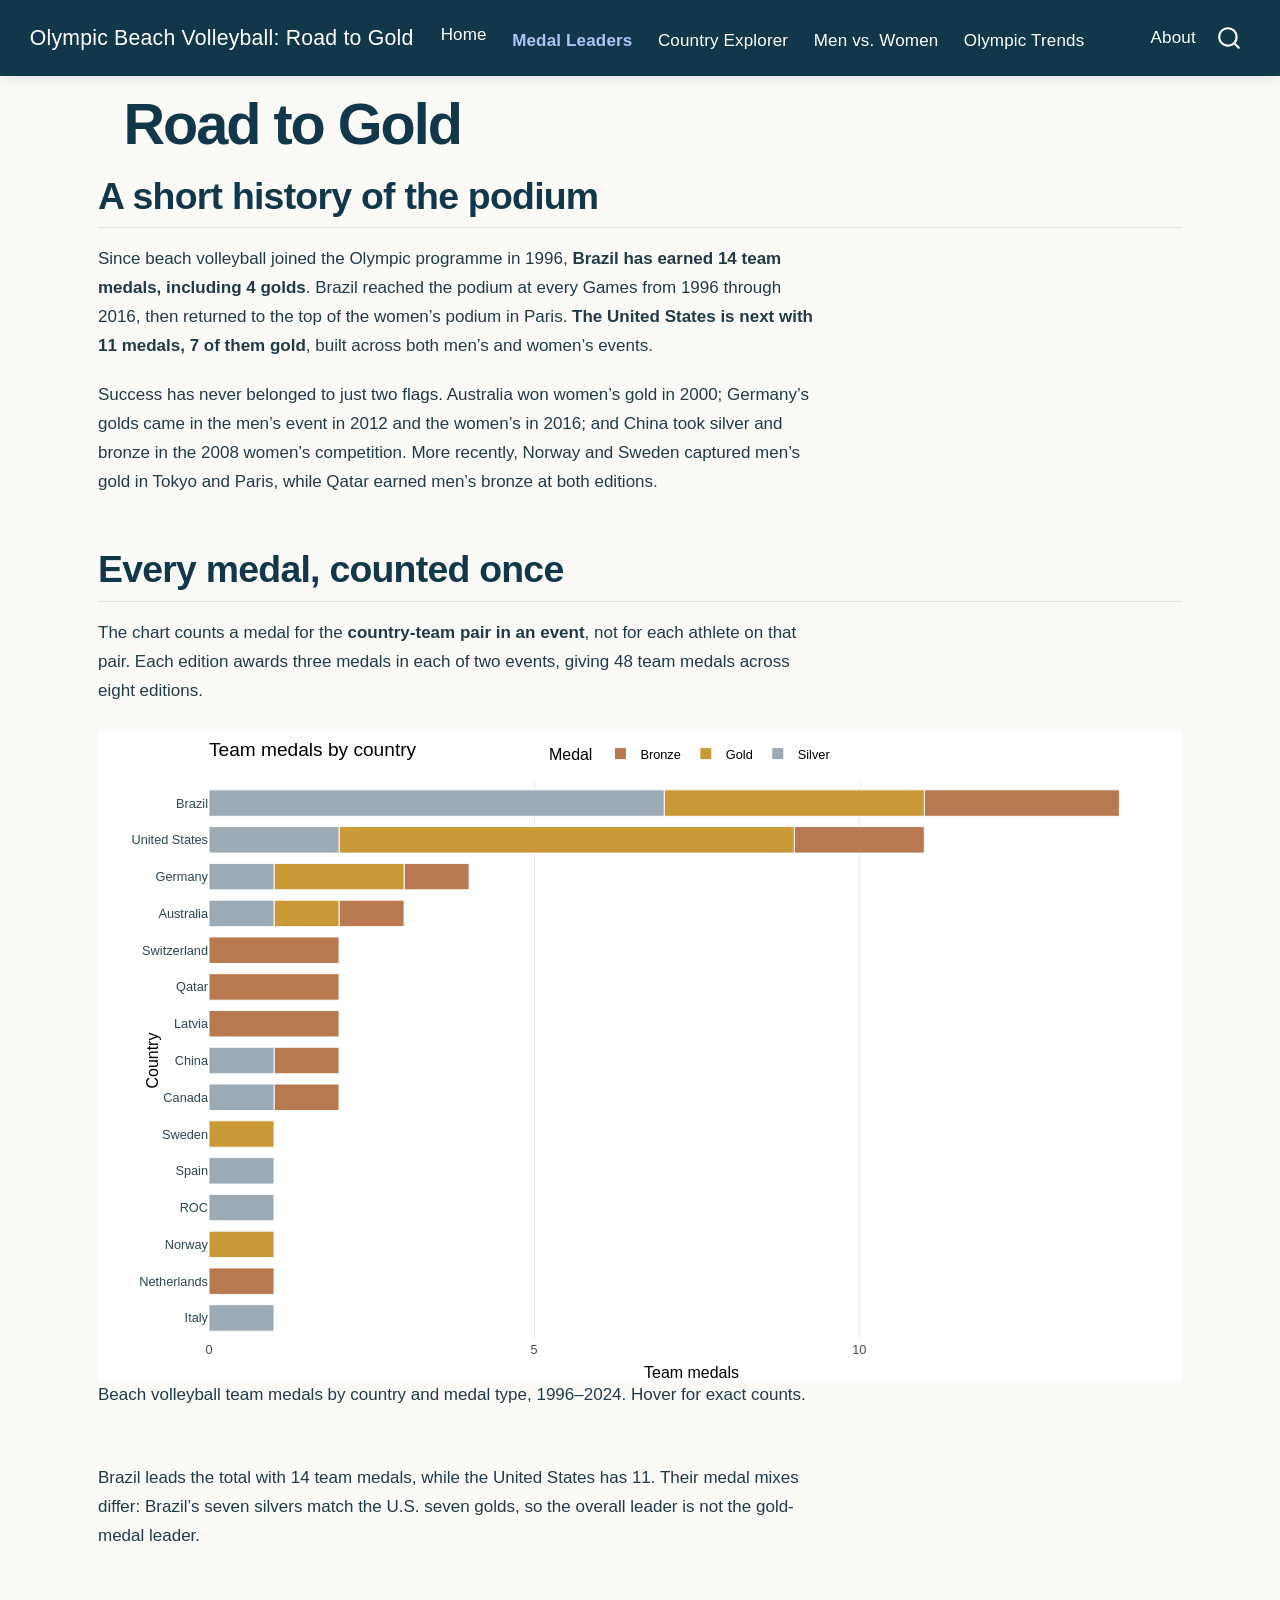
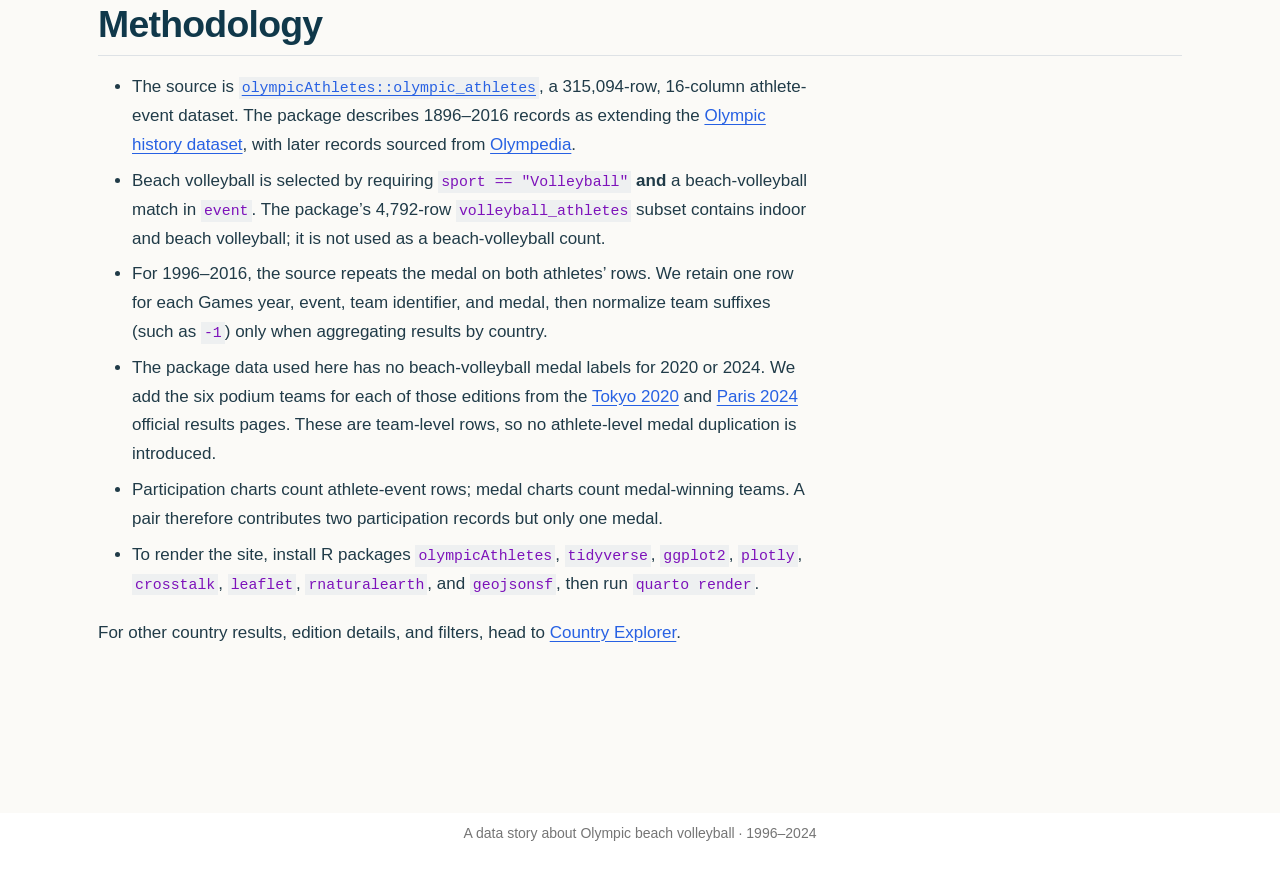
<file: road-to-gold.html>
<!DOCTYPE html>
<html xmlns="http://www.w3.org/1999/xhtml" lang="en" xml:lang="en"><head>

<meta charset="utf-8">
<meta name="generator" content="quarto-1.10.19">

<meta name="viewport" content="width=device-width, initial-scale=1.0, user-scalable=yes">


<title>Road to Gold – Olympic Beach Volleyball: Road to Gold</title>
<style>
/* Default styles provided by pandoc.
** See https://pandoc.org/MANUAL.html#variables-for-html for config info.
*/
span.smallcaps{font-variant: small-caps;}
div.columns{display: flex; gap: 1.5em;}
div.column{flex: auto;}
@media screen {
div.columns{gap: min(4vw, 1.5em);}
div.column{overflow-x: auto;}
}
div.hanging-indent{margin-left: 1.5em; text-indent: -1.5em;}
ul.task-list{list-style: none;}
ul.task-list li input[type="checkbox"] {
  width: 0.8em;
  margin: 0 0.8em 0.2em -1em; /* quarto-specific, see https://github.com/quarto-dev/quarto-cli/issues/4556 */ 
  vertical-align: middle;
}
</style>


<script src="site_libs/quarto-nav/quarto-nav.js"></script>
<script src="site_libs/quarto-nav/headroom.min.js"></script>
<script src="site_libs/clipboard/clipboard.min.js"></script>
<script src="site_libs/quarto-search/autocomplete.umd.js"></script>
<script src="site_libs/quarto-search/fuse.min.js"></script>
<script src="site_libs/quarto-search/quarto-search.js"></script>
<meta name="quarto:offset" content="./">
<script src="site_libs/quarto-html/quarto.js" type="module"></script>
<script src="site_libs/quarto-html/tabsets/tabsets.js" type="module"></script>
<script src="site_libs/quarto-html/popper.min.js"></script>
<script src="site_libs/quarto-html/tippy.umd.min.js"></script>
<script src="site_libs/quarto-html/anchor.min.js"></script>
<link href="site_libs/quarto-html/tippy.css" rel="stylesheet">
<link href="site_libs/quarto-html/quarto-syntax-highlighting-bf27225e3a48a9273f3daa8f8e829971.css" rel="stylesheet" id="quarto-text-highlighting-styles">
<script src="site_libs/bootstrap/bootstrap.min.js"></script>
<link href="site_libs/bootstrap/bootstrap-icons.css" rel="stylesheet">
<link href="site_libs/bootstrap/bootstrap-d0f63781f56d8920b29a9d59ce83fef4.min.css" rel="stylesheet" append-hash="true" id="quarto-bootstrap" data-mode="light">
<script id="quarto-search-options" type="application/json">{
  "location": "navbar",
  "copy-button": false,
  "collapse-after": 3,
  "panel-placement": "end",
  "type": "overlay",
  "limit": 50,
  "keyboard-shortcut": [
    "f",
    "/",
    "s"
  ],
  "show-item-context": false,
  "language": {
    "search-no-results-text": "No results",
    "search-matching-documents-text": "matching documents",
    "search-copy-link-title": "Copy link to search",
    "search-hide-matches-text": "Hide additional matches",
    "search-more-match-text": "more match in this document",
    "search-more-matches-text": "more matches in this document",
    "search-clear-button-title": "Clear",
    "search-text-placeholder": "",
    "search-detached-cancel-button-title": "Cancel",
    "search-submit-button-title": "Submit",
    "search-label": "Search"
  }
}</script>
<style>html{ scroll-behavior: smooth; }</style>
<link href="site_libs/htmltools-fill-0.5.9/fill.css" rel="stylesheet">
<script src="site_libs/htmlwidgets-1.6.4/htmlwidgets.js"></script>
<script src="site_libs/plotly-binding-4.12.1/plotly.js"></script>
<script src="site_libs/typedarray-0.1/typedarray.min.js"></script>
<script src="site_libs/jquery-3.5.1/jquery.min.js"></script>
<link href="site_libs/crosstalk-1.2.2/css/crosstalk.min.css" rel="stylesheet">
<script src="site_libs/crosstalk-1.2.2/js/crosstalk.min.js"></script>
<link href="site_libs/plotly-htmlwidgets-css-2.25.2/plotly-htmlwidgets.css" rel="stylesheet">
<script src="site_libs/plotly-main-2.25.2/plotly-latest.min.js"></script>


<link rel="stylesheet" href="styles.css">
</head>

<body class="nav-fixed quarto-light">

<div id="quarto-search-results"></div>
  <header id="quarto-header" class="headroom fixed-top">
    <nav class="navbar navbar-expand-lg " data-bs-theme="dark">
      <div class="navbar-container container-fluid">
      <div class="navbar-brand-container mx-auto">
    <a class="navbar-brand" href="./index.html">
    <span class="navbar-title">Olympic Beach Volleyball: Road to Gold</span>
    </a>
  </div>
            <div id="quarto-search" class="" title="Search"></div>
          <button class="navbar-toggler" type="button" data-bs-toggle="collapse" data-bs-target="#navbarCollapse" aria-controls="navbarCollapse" role="menu" aria-expanded="false" aria-label="Toggle navigation" onclick="if (window.quartoToggleHeadroom) { window.quartoToggleHeadroom(); }">
  <span class="navbar-toggler-icon"></span>
</button>
          <div class="collapse navbar-collapse" id="navbarCollapse">
            <ul class="navbar-nav navbar-nav-scroll me-auto">
  <li class="nav-item">
    <a class="nav-link" href="./index.html"> 
<span class="menu-text">Home</span></a>
  </li>  
  <li class="nav-item">
    <a class="nav-link active" href="./road-to-gold.html" aria-current="page"> 
<span class="menu-text">Medal Leaders</span></a>
  </li>  
  <li class="nav-item">
    <a class="nav-link" href="./explore.html"> 
<span class="menu-text">Country Explorer</span></a>
  </li>  
  <li class="nav-item">
    <a class="nav-link" href="./men-vs-women.html"> 
<span class="menu-text">Men vs.&nbsp;Women</span></a>
  </li>  
  <li class="nav-item">
    <a class="nav-link" href="./olympic-trends.html"> 
<span class="menu-text">Olympic Trends</span></a>
  </li>  
</ul>
            <ul class="navbar-nav navbar-nav-scroll ms-auto">
  <li class="nav-item">
    <a class="nav-link" href="./about.html"> 
<span class="menu-text">About</span></a>
  </li>  
</ul>
          </div> <!-- /navcollapse -->
            <div class="quarto-navbar-tools">
</div>
      </div> <!-- /container-fluid -->
    </nav>
</header>
<!-- content -->
<div id="quarto-content" class="quarto-container page-columns page-rows-contents page-layout-full page-navbar">
<!-- sidebar -->
<!-- margin-sidebar -->
    
<!-- main -->
<main class="content column-page" id="quarto-document-content">

<header id="title-block-header" class="quarto-title-block default">
<div class="quarto-title">
<h1 class="title">Road to Gold</h1>
</div>



<div class="quarto-title-meta column-page">

    
  
    
  </div>
  


</header>


<section id="a-short-history-of-the-podium" class="level2">
<h2 class="anchored" data-anchor-id="a-short-history-of-the-podium">A short history of the podium</h2>
<p>Since beach volleyball joined the Olympic programme in 1996, <strong>Brazil has earned 14 team medals, including 4 golds</strong>. Brazil reached the podium at every Games from 1996 through 2016, then returned to the top of the women’s podium in Paris. <strong>The United States is next with 11 medals, 7 of them gold</strong>, built across both men’s and women’s events.</p>
<p>Success has never belonged to just two flags. Australia won women’s gold in 2000; Germany’s golds came in the men’s event in 2012 and the women’s in 2016; and China took silver and bronze in the 2008 women’s competition. More recently, Norway and Sweden captured men’s gold in Tokyo and Paris, while Qatar earned men’s bronze at both editions.</p>
</section>
<section id="every-medal-counted-once" class="level2">
<h2 class="anchored" data-anchor-id="every-medal-counted-once">Every medal, counted once</h2>
<p>The chart counts a medal for the <strong>country-team pair in an event</strong>, not for each athlete on that pair. Each edition awards three medals in each of two events, giving 48 team medals across eight editions.</p>
<div class="cell">
<div class="cell-output-display">
<div class="plotly html-widget html-fill-item" id="htmlwidget-477d572bc21a3b44a288" style="width:100%;height:650px;"></div>
<script type="application/json" data-for="htmlwidget-477d572bc21a3b44a288">{"x":{"data":[{"orientation":"v","width":[1,3,1,1,1,2,1,2,2,2],"base":[11.640000000000001,14.640000000000001,6.6399999999999997,7.6399999999999997,12.640000000000001,8.6400000000000006,1.6400000000000001,9.6400000000000006,10.640000000000001,13.640000000000001],"x":[2.5,12.5,1.5,1.5,3.5,1,0.5,1,1,10],"y":[0.71999999999999886,0.71999999999999886,0.72000000000000064,0.71999999999999975,0.71999999999999886,0.71999999999999886,0.71999999999999975,0.71999999999999886,0.71999999999999886,0.71999999999999886],"text":["medal_count: 1<br />country: Australia<br />medal: Bronze","medal_count: 3<br />country: Brazil<br />medal: Bronze","medal_count: 1<br />country: Canada<br />medal: Bronze","medal_count: 1<br />country: China<br />medal: Bronze","medal_count: 1<br />country: Germany<br />medal: Bronze","medal_count: 2<br />country: Latvia<br />medal: Bronze","medal_count: 1<br />country: Netherlands<br />medal: Bronze","medal_count: 2<br />country: Qatar<br />medal: Bronze","medal_count: 2<br />country: Switzerland<br />medal: Bronze","medal_count: 2<br />country: United States<br />medal: Bronze"],"type":"bar","textposition":"none","marker":{"autocolorscale":false,"color":"rgba(184,121,80,1)","line":{"width":0.94488188976377963,"color":"rgba(255,255,255,1)"}},"name":"Bronze","legendgroup":"Bronze","showlegend":true,"xaxis":"x","yaxis":"y","hoverinfo":"text","frame":null},{"orientation":"v","width":[1,4,2,1,1,7],"base":[11.640000000000001,14.640000000000001,12.640000000000001,2.6400000000000001,5.6399999999999997,13.640000000000001],"x":[1.5,9,2,0.5,0.5,5.5],"y":[0.71999999999999886,0.71999999999999886,0.71999999999999886,0.71999999999999975,0.72000000000000064,0.71999999999999886],"text":["medal_count: 1<br />country: Australia<br />medal: Gold","medal_count: 4<br />country: Brazil<br />medal: Gold","medal_count: 2<br />country: Germany<br />medal: Gold","medal_count: 1<br />country: Norway<br />medal: Gold","medal_count: 1<br />country: Sweden<br />medal: Gold","medal_count: 7<br />country: United States<br />medal: Gold"],"type":"bar","textposition":"none","marker":{"autocolorscale":false,"color":"rgba(201,152,55,1)","line":{"width":0.94488188976377963,"color":"rgba(255,255,255,1)"}},"name":"Gold","legendgroup":"Gold","showlegend":true,"xaxis":"x","yaxis":"y","hoverinfo":"text","frame":null},{"orientation":"v","width":[1,7,1,1,1,1,1,1,2],"base":[11.640000000000001,14.640000000000001,6.6399999999999997,7.6399999999999997,12.640000000000001,0.64000000000000001,3.6400000000000001,4.6399999999999997,13.640000000000001],"x":[0.5,3.5,0.5,0.5,0.5,0.5,0.5,0.5,1],"y":[0.71999999999999886,0.71999999999999886,0.72000000000000064,0.71999999999999975,0.71999999999999886,0.71999999999999986,0.7200000000000002,0.72000000000000064,0.71999999999999886],"text":["medal_count: 1<br />country: Australia<br />medal: Silver","medal_count: 7<br />country: Brazil<br />medal: Silver","medal_count: 1<br />country: Canada<br />medal: Silver","medal_count: 1<br />country: China<br />medal: Silver","medal_count: 1<br />country: Germany<br />medal: Silver","medal_count: 1<br />country: Italy<br />medal: Silver","medal_count: 1<br />country: ROC<br />medal: Silver","medal_count: 1<br />country: Spain<br />medal: Silver","medal_count: 2<br />country: United States<br />medal: Silver"],"type":"bar","textposition":"none","marker":{"autocolorscale":false,"color":"rgba(156,170,181,1)","line":{"width":0.94488188976377963,"color":"rgba(255,255,255,1)"}},"name":"Silver","legendgroup":"Silver","showlegend":true,"xaxis":"x","yaxis":"y","hoverinfo":"text","frame":null}],"layout":{"margin":{"t":43.098381070983812,"r":7.9701120797011216,"b":40.647571606475722,"l":110.78455790784564},"paper_bgcolor":"rgba(255,255,255,1)","font":{"color":"rgba(0,0,0,1)","family":"","size":15.940224159402243},"title":{"text":"Team medals by country","font":{"color":"rgba(0,0,0,1)","family":"","size":19.128268991282692},"x":0,"xref":"paper"},"xaxis":{"domain":[0,1],"automargin":true,"type":"linear","autorange":false,"range":[0,14.84],"tickmode":"array","ticktext":["0","5","10"],"tickvals":[0,5,10],"categoryorder":"array","categoryarray":["0","5","10"],"nticks":null,"ticks":"","tickcolor":null,"ticklen":3.9850560398505608,"tickwidth":0,"showticklabels":true,"tickfont":{"color":"rgba(77,77,77,1)","family":"","size":12.7521793275218},"tickangle":-0,"showline":false,"linecolor":null,"linewidth":0,"showgrid":true,"gridcolor":"rgba(235,235,235,1)","gridwidth":0.72455564360919278,"zeroline":false,"anchor":"y","title":{"text":"Team medals","font":{"color":"rgba(0,0,0,1)","family":"","size":15.940224159402243}},"hoverformat":".2f"},"yaxis":{"domain":[0,1],"automargin":true,"type":"linear","autorange":false,"range":[0.40000000000000002,15.6],"tickmode":"array","ticktext":["Italy","Netherlands","Norway","ROC","Spain","Sweden","Canada","China","Latvia","Qatar","Switzerland","Australia","Germany","United States","Brazil"],"tickvals":[1,2,3,4,5,6,7,8,9,10,11,12,13,14,15],"categoryorder":"array","categoryarray":["Italy","Netherlands","Norway","ROC","Spain","Sweden","Canada","China","Latvia","Qatar","Switzerland","Australia","Germany","United States","Brazil"],"nticks":null,"ticks":"","tickcolor":null,"ticklen":3.9850560398505608,"tickwidth":0,"showticklabels":true,"tickfont":{"color":"rgba(41,70,85,1)","family":"","size":12.7521793275218},"tickangle":-0,"showline":false,"linecolor":null,"linewidth":0,"showgrid":false,"gridcolor":null,"gridwidth":0,"zeroline":false,"anchor":"x","title":{"text":"Country","font":{"color":"rgba(0,0,0,1)","family":"","size":15.940224159402243}},"hoverformat":".2f"},"shapes":[],"showlegend":true,"legend":{"bgcolor":null,"bordercolor":null,"borderwidth":0,"font":{"color":"rgba(0,0,0,1)","family":"","size":12.7521793275218},"orientation":"h","x":0.5,"y":1.02,"xanchor":"center","yanchor":"bottom","title":{"text":"Medal","font":{"color":"rgba(0,0,0,1)","family":"","size":15.940224159402243}}},"hovermode":"closest","barmode":"relative"},"config":{"doubleClick":"reset","modeBarButtonsToAdd":["hoverclosest","hovercompare"],"showSendToCloud":false},"source":"A","attrs":{"ac378ac2fe1":{"x":{},"y":{},"fill":{},"type":"bar"}},"cur_data":"ac378ac2fe1","visdat":{"ac378ac2fe1":["function (y) ","x"]},"highlight":{"on":"plotly_click","persistent":false,"dynamic":false,"selectize":false,"opacityDim":0.20000000000000001,"selected":{"opacity":1},"debounce":0},"shinyEvents":["plotly_hover","plotly_click","plotly_selected","plotly_relayout","plotly_brushed","plotly_brushing","plotly_clickannotation","plotly_doubleclick","plotly_deselect","plotly_afterplot","plotly_sunburstclick"],"base_url":"https://plot.ly"},"evals":[],"jsHooks":[]}</script>
<p>Beach volleyball team medals by country and medal type, 1996–2024. Hover for exact counts.</p>
</div>
</div>
<p>Brazil leads the total with 14 team medals, while the United States has 11. Their medal mixes differ: Brazil’s seven silvers match the U.S. seven golds, so the overall leader is not the gold-medal leader.</p>
</section>
<section id="methodology" class="level2">
<h2 class="anchored" data-anchor-id="methodology">Methodology</h2>
<ul>
<li>The source is <a href="https://moderndive.github.io/olympicAthletes/"><code>olympicAthletes::olympic_athletes</code></a>, a 315,094-row, 16-column athlete-event dataset. The package describes 1896–2016 records as extending the <a href="https://github.com/rgriff23/Olympic_history">Olympic history dataset</a>, with later records sourced from <a href="https://www.olympedia.org/">Olympedia</a>.</li>
<li>Beach volleyball is selected by requiring <code>sport == "Volleyball"</code> <strong>and</strong> a beach-volleyball match in <code>event</code>. The package’s 4,792-row <code>volleyball_athletes</code> subset contains indoor and beach volleyball; it is not used as a beach-volleyball count.</li>
<li>For 1996–2016, the source repeats the medal on both athletes’ rows. We retain one row for each Games year, event, team identifier, and medal, then normalize team suffixes (such as <code>-1</code>) only when aggregating results by country.</li>
<li>The package data used here has no beach-volleyball medal labels for 2020 or 2024. We add the six podium teams for each of those editions from the <a href="https://olympics.com/en/olympic-games/tokyo-2020/results/volleyball/beach-volleyball">Tokyo 2020</a> and <a href="https://olympics.com/en/olympic-games/paris-2024/results/volleyball/beach-volleyball">Paris 2024</a> official results pages. These are team-level rows, so no athlete-level medal duplication is introduced.</li>
<li>Participation charts count athlete-event rows; medal charts count medal-winning teams. A pair therefore contributes two participation records but only one medal.</li>
<li>To render the site, install R packages <code>olympicAthletes</code>, <code>tidyverse</code>, <code>ggplot2</code>, <code>plotly</code>, <code>crosstalk</code>, <code>leaflet</code>, <code>rnaturalearth</code>, and <code>geojsonsf</code>, then run <code>quarto render</code>.</li>
</ul>
<p>For other country results, edition details, and filters, head to <a href="./explore.html">Country Explorer</a>.</p>


</section>

</main> <!-- /main -->
<script id="quarto-html-after-body" type="application/javascript">
  window.document.addEventListener("DOMContentLoaded", function (event) {
    const icon = "";
    const anchorJS = new window.AnchorJS();
    anchorJS.options = {
      placement: 'right',
      icon: icon
    };
    anchorJS.add('.anchored');
    const isCodeAnnotation = (el) => {
      for (const clz of el.classList) {
        if (clz.startsWith('code-annotation-')) {                     
          return true;
        }
      }
      return false;
    }
    const onCopySuccess = function(e) {
      // button target
      const button = e.trigger;
      // don't keep focus
      button.blur();
      // flash "checked"
      button.classList.add('code-copy-button-checked');
      var currentTitle = button.getAttribute("title");
      button.setAttribute("title", "Copied!");
      let tooltip;
      if (window.bootstrap) {
        button.setAttribute("data-bs-toggle", "tooltip");
        button.setAttribute("data-bs-placement", "left");
        button.setAttribute("data-bs-title", "Copied!");
        tooltip = new bootstrap.Tooltip(button, 
          { trigger: "manual", 
            customClass: "code-copy-button-tooltip",
            offset: [0, -8]});
        tooltip.show();    
      }
      setTimeout(function() {
        if (tooltip) {
          tooltip.hide();
          button.removeAttribute("data-bs-title");
          button.removeAttribute("data-bs-toggle");
          button.removeAttribute("data-bs-placement");
        }
        button.setAttribute("title", currentTitle);
        button.classList.remove('code-copy-button-checked');
      }, 1000);
      // clear code selection
      e.clearSelection();
    }
    const getTextToCopy = function(trigger) {
      const outerScaffold = trigger.parentElement.cloneNode(true);
      const codeEl = outerScaffold.querySelector('code');
      for (const childEl of codeEl.children) {
        if (isCodeAnnotation(childEl)) {
          childEl.remove();
        }
      }
      return codeEl.innerText;
    }
    const clipboard = new window.ClipboardJS('.code-copy-button:not([data-in-quarto-modal])', {
      text: getTextToCopy
    });
    clipboard.on('success', onCopySuccess);
    if (window.document.getElementById('quarto-embedded-source-code-modal')) {
      const clipboardModal = new window.ClipboardJS('.code-copy-button[data-in-quarto-modal]', {
        text: getTextToCopy,
        container: window.document.getElementById('quarto-embedded-source-code-modal')
      });
      clipboardModal.on('success', onCopySuccess);
    }
      var localhostRegex = new RegExp(/^(?:http|https):\/\/localhost\:?[0-9]*\//);
      var mailtoRegex = new RegExp(/^mailto:/);
        var filterRegex = new RegExp("https:\/\/kaitlinpowell71\.github\.io\/olympic-beach-volleyball\/");
      var isInternal = (href) => {
          return filterRegex.test(href) || localhostRegex.test(href) || mailtoRegex.test(href);
      }
      // Inspect non-navigation links and adorn them if external
     var links = window.document.querySelectorAll('a[href]:not(.nav-link):not(.navbar-brand):not(.toc-action):not(.sidebar-link):not(.sidebar-item-toggle):not(.pagination-link):not(.no-external):not([aria-hidden]):not(.dropdown-item):not(.quarto-navigation-tool):not(.about-link)');
      for (var i=0; i<links.length; i++) {
        const link = links[i];
        if (!isInternal(link.href)) {
          // undo the damage that might have been done by quarto-nav.js in the case of
          // links that we want to consider external
          if (link.dataset.originalHref !== undefined) {
            link.href = link.dataset.originalHref;
          }
        }
      }
    function tippyHover(el, contentFn, onTriggerFn, onUntriggerFn) {
      const config = {
        allowHTML: true,
        maxWidth: 500,
        delay: 100,
        arrow: false,
        appendTo: function(el) {
            return el.parentElement;
        },
        interactive: true,
        interactiveBorder: 10,
        theme: 'quarto',
        placement: 'bottom-start',
      };
      if (contentFn) {
        config.content = contentFn;
      }
      if (onTriggerFn) {
        config.onTrigger = onTriggerFn;
      }
      if (onUntriggerFn) {
        config.onUntrigger = onUntriggerFn;
      }
      window.tippy(el, config); 
    }
    const noterefs = window.document.querySelectorAll('a[role="doc-noteref"]');
    for (var i=0; i<noterefs.length; i++) {
      const ref = noterefs[i];
      tippyHover(ref, function() {
        // use id or data attribute instead here
        let href = ref.getAttribute('data-footnote-href') || ref.getAttribute('href');
        try { href = new URL(href).hash; } catch {}
        const id = href.replace(/^#\/?/, "");
        const note = window.document.getElementById(id);
        if (note) {
          return note.innerHTML;
        } else {
          return "";
        }
      });
    }
    const xrefs = window.document.querySelectorAll('a.quarto-xref');
    const processXRef = (id, note) => {
      // Strip column container classes
      const stripColumnClz = (el) => {
        el.classList.remove("page-full", "page-columns");
        if (el.children) {
          for (const child of el.children) {
            stripColumnClz(child);
          }
        }
      }
      stripColumnClz(note)
      if (id === null || id.startsWith('sec-')) {
        // Special case sections, only their first couple elements
        const container = document.createElement("div");
        if (note.children && note.children.length > 2) {
          container.appendChild(note.children[0].cloneNode(true));
          for (let i = 1; i < note.children.length; i++) {
            const child = note.children[i];
            if (child.tagName === "P" && child.innerText === "") {
              continue;
            } else {
              container.appendChild(child.cloneNode(true));
              break;
            }
          }
          if (window.Quarto?.typesetMath) {
            window.Quarto.typesetMath(container);
          }
          return container.innerHTML
        } else {
          if (window.Quarto?.typesetMath) {
            window.Quarto.typesetMath(note);
          }
          return note.innerHTML;
        }
      } else {
        // Remove any anchor links if they are present
        const anchorLink = note.querySelector('a.anchorjs-link');
        if (anchorLink) {
          anchorLink.remove();
        }
        if (window.Quarto?.typesetMath) {
          window.Quarto.typesetMath(note);
        }
        if (note.classList.contains("callout")) {
          return note.outerHTML;
        } else {
          return note.innerHTML;
        }
      }
    }
    for (var i=0; i<xrefs.length; i++) {
      const xref = xrefs[i];
      tippyHover(xref, undefined, function(instance) {
        instance.disable();
        let url = xref.getAttribute('href');
        let hash = undefined; 
        if (url.startsWith('#')) {
          hash = url;
        } else {
          try { hash = new URL(url).hash; } catch {}
        }
        if (hash) {
          const id = hash.replace(/^#\/?/, "");
          const note = window.document.getElementById(id);
          if (note !== null) {
            try {
              const html = processXRef(id, note.cloneNode(true));
              instance.setContent(html);
            } finally {
              instance.enable();
              instance.show();
            }
          } else {
            // See if we can fetch this
            fetch(url.split('#')[0])
            .then(res => res.text())
            .then(html => {
              const parser = new DOMParser();
              const htmlDoc = parser.parseFromString(html, "text/html");
              const note = htmlDoc.getElementById(id);
              if (note !== null) {
                const html = processXRef(id, note);
                instance.setContent(html);
              } 
            }).finally(() => {
              instance.enable();
              instance.show();
            });
          }
        } else {
          // See if we can fetch a full url (with no hash to target)
          // This is a special case and we should probably do some content thinning / targeting
          fetch(url)
          .then(res => res.text())
          .then(html => {
            const parser = new DOMParser();
            const htmlDoc = parser.parseFromString(html, "text/html");
            const note = htmlDoc.querySelector('main.content');
            if (note !== null) {
              // This should only happen for chapter cross references
              // (since there is no id in the URL)
              // remove the first header
              if (note.children.length > 0 && note.children[0].tagName === "HEADER") {
                note.children[0].remove();
              }
              const html = processXRef(null, note);
              instance.setContent(html);
            } 
          }).finally(() => {
            instance.enable();
            instance.show();
          });
        }
      }, function(instance) {
      });
    }
        let selectedAnnoteEl;
        const selectorForAnnotation = ( cell, annotation) => {
          let cellAttr = 'data-code-cell="' + cell + '"';
          let lineAttr = 'data-code-annotation="' +  annotation + '"';
          const selector = 'span[' + cellAttr + '][' + lineAttr + ']';
          return selector;
        }
        const selectCodeLines = (annoteEl) => {
          const doc = window.document;
          const targetCell = annoteEl.getAttribute("data-target-cell");
          const targetAnnotation = annoteEl.getAttribute("data-target-annotation");
          const annoteSpan = window.document.querySelector(selectorForAnnotation(targetCell, targetAnnotation));
          const lines = annoteSpan.getAttribute("data-code-lines").split(",");
          const lineIds = lines.map((line) => {
            return targetCell + "-" + line;
          })
          let top = null;
          let height = null;
          let parent = null;
          if (lineIds.length > 0) {
              //compute the position of the single el (top and bottom and make a div)
              const el = window.document.getElementById(lineIds[0]);
              top = el.offsetTop;
              height = el.offsetHeight;
              parent = el.parentElement.parentElement;
            if (lineIds.length > 1) {
              const lastEl = window.document.getElementById(lineIds[lineIds.length - 1]);
              const bottom = lastEl.offsetTop + lastEl.offsetHeight;
              height = bottom - top;
            }
            if (top !== null && height !== null && parent !== null) {
              // cook up a div (if necessary) and position it 
              let div = window.document.getElementById("code-annotation-line-highlight");
              if (div === null) {
                div = window.document.createElement("div");
                div.setAttribute("id", "code-annotation-line-highlight");
                div.style.position = 'absolute';
                parent.appendChild(div);
              }
              div.style.top = top - 2 + "px";
              div.style.height = height + 4 + "px";
              div.style.left = 0;
              let gutterDiv = window.document.getElementById("code-annotation-line-highlight-gutter");
              if (gutterDiv === null) {
                gutterDiv = window.document.createElement("div");
                gutterDiv.setAttribute("id", "code-annotation-line-highlight-gutter");
                gutterDiv.style.position = 'absolute';
                const codeCell = window.document.getElementById(targetCell);
                const gutter = codeCell.querySelector('.code-annotation-gutter');
                gutter.appendChild(gutterDiv);
              }
              gutterDiv.style.top = top - 2 + "px";
              gutterDiv.style.height = height + 4 + "px";
            }
            selectedAnnoteEl = annoteEl;
          }
        };
        const unselectCodeLines = () => {
          const elementsIds = ["code-annotation-line-highlight", "code-annotation-line-highlight-gutter"];
          elementsIds.forEach((elId) => {
            const div = window.document.getElementById(elId);
            if (div) {
              div.remove();
            }
          });
          selectedAnnoteEl = undefined;
        };
          // Handle positioning of the toggle
      window.addEventListener(
        "resize",
        throttle(() => {
          elRect = undefined;
          if (selectedAnnoteEl) {
            selectCodeLines(selectedAnnoteEl);
          }
        }, 10)
      );
      function throttle(fn, ms) {
      let throttle = false;
      let timer;
        return (...args) => {
          if(!throttle) { // first call gets through
              fn.apply(this, args);
              throttle = true;
          } else { // all the others get throttled
              if(timer) clearTimeout(timer); // cancel #2
              timer = setTimeout(() => {
                fn.apply(this, args);
                timer = throttle = false;
              }, ms);
          }
        };
      }
        // Attach click handler to the DT
        const annoteDls = window.document.querySelectorAll('dt[data-target-cell]');
        for (const annoteDlNode of annoteDls) {
          annoteDlNode.addEventListener('click', (event) => {
            const clickedEl = event.target;
            if (clickedEl !== selectedAnnoteEl) {
              unselectCodeLines();
              const activeEl = window.document.querySelector('dt[data-target-cell].code-annotation-active');
              if (activeEl) {
                activeEl.classList.remove('code-annotation-active');
              }
              selectCodeLines(clickedEl);
              clickedEl.classList.add('code-annotation-active');
            } else {
              // Unselect the line
              unselectCodeLines();
              clickedEl.classList.remove('code-annotation-active');
            }
          });
        }
    const findCites = (el) => {
      const parentEl = el.parentElement;
      if (parentEl) {
        const cites = parentEl.dataset.cites;
        if (cites) {
          return {
            el,
            cites: cites.split(' ')
          };
        } else {
          return findCites(el.parentElement)
        }
      } else {
        return undefined;
      }
    };
    var bibliorefs = window.document.querySelectorAll('a[role="doc-biblioref"]');
    for (var i=0; i<bibliorefs.length; i++) {
      const ref = bibliorefs[i];
      const citeInfo = findCites(ref);
      if (citeInfo) {
        tippyHover(citeInfo.el, function() {
          var popup = window.document.createElement('div');
          citeInfo.cites.forEach(function(cite) {
            var citeDiv = window.document.createElement('div');
            citeDiv.classList.add('hanging-indent');
            citeDiv.classList.add('csl-entry');
            var biblioDiv = window.document.getElementById('ref-' + cite);
            if (biblioDiv) {
              citeDiv.innerHTML = biblioDiv.innerHTML;
            }
            popup.appendChild(citeDiv);
          });
          return popup.innerHTML;
        });
      }
    }
  });
  </script>
</div> <!-- /content -->
<footer class="footer">
  <div class="nav-footer">
    <div class="nav-footer-left">
      &nbsp;
    </div>   
    <div class="nav-footer-center">
<p>A data story about Olympic beach volleyball · 1996–2024</p>
</div>
    <div class="nav-footer-right">
      &nbsp;
    </div>
  </div>
</footer>




<script src="site_libs/quarto-html/zenscroll-min.js"></script>
</body></html>
</file>
<file: site_libs/quarto-html/tippy.css>
.tippy-box[data-animation=fade][data-state=hidden]{opacity:0}[data-tippy-root]{max-width:calc(100vw - 10px)}.tippy-box{position:relative;background-color:#333;color:#fff;border-radius:4px;font-size:14px;line-height:1.4;white-space:normal;outline:0;transition-property:transform,visibility,opacity}.tippy-box[data-placement^=top]>.tippy-arrow{bottom:0}.tippy-box[data-placement^=top]>.tippy-arrow:before{bottom:-7px;left:0;border-width:8px 8px 0;border-top-color:initial;transform-origin:center top}.tippy-box[data-placement^=bottom]>.tippy-arrow{top:0}.tippy-box[data-placement^=bottom]>.tippy-arrow:before{top:-7px;left:0;border-width:0 8px 8px;border-bottom-color:initial;transform-origin:center bottom}.tippy-box[data-placement^=left]>.tippy-arrow{right:0}.tippy-box[data-placement^=left]>.tippy-arrow:before{border-width:8px 0 8px 8px;border-left-color:initial;right:-7px;transform-origin:center left}.tippy-box[data-placement^=right]>.tippy-arrow{left:0}.tippy-box[data-placement^=right]>.tippy-arrow:before{left:-7px;border-width:8px 8px 8px 0;border-right-color:initial;transform-origin:center right}.tippy-box[data-inertia][data-state=visible]{transition-timing-function:cubic-bezier(.54,1.5,.38,1.11)}.tippy-arrow{width:16px;height:16px;color:#333}.tippy-arrow:before{content:"";position:absolute;border-color:transparent;border-style:solid}.tippy-content{position:relative;padding:5px 9px;z-index:1}
</file>
<file: site_libs/quarto-html/quarto-syntax-highlighting-bf27225e3a48a9273f3daa8f8e829971.css>
/* quarto syntax highlight colors */
:root {
  --quarto-hl-ot-color: #003B4F;
  --quarto-hl-at-color: #657422;
  --quarto-hl-ss-color: #20794D;
  --quarto-hl-an-color: #5E5E5E;
  --quarto-hl-fu-color: #4758AB;
  --quarto-hl-st-color: #20794D;
  --quarto-hl-cf-color: #003B4F;
  --quarto-hl-op-color: #5E5E5E;
  --quarto-hl-er-color: #AD0000;
  --quarto-hl-bn-color: #AD0000;
  --quarto-hl-al-color: #AD0000;
  --quarto-hl-va-color: #111111;
  --quarto-hl-bu-color: inherit;
  --quarto-hl-ex-color: inherit;
  --quarto-hl-pp-color: #AD0000;
  --quarto-hl-in-color: #5E5E5E;
  --quarto-hl-vs-color: #20794D;
  --quarto-hl-wa-color: #5E5E5E;
  --quarto-hl-do-color: #5E5E5E;
  --quarto-hl-im-color: #00769E;
  --quarto-hl-ch-color: #20794D;
  --quarto-hl-dt-color: #AD0000;
  --quarto-hl-fl-color: #AD0000;
  --quarto-hl-co-color: #5E5E5E;
  --quarto-hl-cv-color: #5E5E5E;
  --quarto-hl-cn-color: #8f5902;
  --quarto-hl-sc-color: #5E5E5E;
  --quarto-hl-dv-color: #AD0000;
  --quarto-hl-kw-color: #003B4F;
}

/* other quarto variables */
:root {
  --quarto-font-monospace: SFMono-Regular, Menlo, Monaco, Consolas, "Liberation Mono", "Courier New", monospace;
}

/* syntax highlight based on Pandoc's rules */
pre > code.sourceCode > span {
  color: #003B4F;
}

code.sourceCode > span {
  color: #003B4F;
}

div.sourceCode,
div.sourceCode pre.sourceCode {
  color: #003B4F;
}

/* Normal */
code span {
  color: #003B4F;
}

/* Alert */
code span.al {
  color: #AD0000;
  font-style: inherit;
}

/* Annotation */
code span.an {
  color: #5E5E5E;
  font-style: inherit;
}

/* Attribute */
code span.at {
  color: #657422;
  font-style: inherit;
}

/* BaseN */
code span.bn {
  color: #AD0000;
  font-style: inherit;
}

/* BuiltIn */
code span.bu {
  font-style: inherit;
}

/* ControlFlow */
code span.cf {
  color: #003B4F;
  font-weight: bold;
  font-style: inherit;
}

/* Char */
code span.ch {
  color: #20794D;
  font-style: inherit;
}

/* Constant */
code span.cn {
  color: #8f5902;
  font-style: inherit;
}

/* Comment */
code span.co {
  color: #5E5E5E;
  font-style: inherit;
}

/* CommentVar */
code span.cv {
  color: #5E5E5E;
  font-style: italic;
}

/* Documentation */
code span.do {
  color: #5E5E5E;
  font-style: italic;
}

/* DataType */
code span.dt {
  color: #AD0000;
  font-style: inherit;
}

/* DecVal */
code span.dv {
  color: #AD0000;
  font-style: inherit;
}

/* Error */
code span.er {
  color: #AD0000;
  font-style: inherit;
}

/* Extension */
code span.ex {
  font-style: inherit;
}

/* Float */
code span.fl {
  color: #AD0000;
  font-style: inherit;
}

/* Function */
code span.fu {
  color: #4758AB;
  font-style: inherit;
}

/* Import */
code span.im {
  color: #00769E;
  font-style: inherit;
}

/* Information */
code span.in {
  color: #5E5E5E;
  font-style: inherit;
}

/* Keyword */
code span.kw {
  color: #003B4F;
  font-weight: bold;
  font-style: inherit;
}

/* Operator */
code span.op {
  color: #5E5E5E;
  font-style: inherit;
}

/* Other */
code span.ot {
  color: #003B4F;
  font-style: inherit;
}

/* Preprocessor */
code span.pp {
  color: #AD0000;
  font-style: inherit;
}

/* SpecialChar */
code span.sc {
  color: #5E5E5E;
  font-style: inherit;
}

/* SpecialString */
code span.ss {
  color: #20794D;
  font-style: inherit;
}

/* String */
code span.st {
  color: #20794D;
  font-style: inherit;
}

/* Variable */
code span.va {
  color: #111111;
  font-style: inherit;
}

/* VerbatimString */
code span.vs {
  color: #20794D;
  font-style: inherit;
}

/* Warning */
code span.wa {
  color: #5E5E5E;
  font-style: italic;
}

.prevent-inlining {
  content: "</";
}

/*# sourceMappingURL=8be38f48d34c45af72792cbd699585e7.css.map */
</file>
<file: styles.css>
:root {
  --ocean: #10384a;
  --ocean-soft: #315d70;
  --sea-glass: #147f91;
  --sand: #f4efe4;
  --gold: #c99837;
  --ink: #203b48;
  --muted: #637780;
}

body {
  background: #fbfaf7;
  color: var(--ink);
  font-family: Inter, "Segoe UI", "Helvetica Neue", sans-serif;
  font-size: 1rem;
  line-height: 1.7;
}

.navbar {
  box-shadow: 0 2px 14px rgb(11 34 46 / 12%);
}

.navbar-brand,
.navbar .nav-link {
  letter-spacing: 0.01em;
}

.navbar .navbar-nav {
  gap: 0.3rem;
}

.navbar .nav-link {
  padding: 0.65rem 0.85rem;
}

.navbar .nav-link.active {
  font-weight: 700;
}

.quarto-title-block {
  max-width: 1200px;
  margin: 2.5rem auto 1.75rem;
  padding: 0 1.5rem;
}

.quarto-title .title {
  color: var(--ocean);
  font-weight: 750;
  letter-spacing: -0.035em;
  line-height: 1.12;
  text-align: left;
}

#quarto-content main.content {
  max-width: 1200px;
  padding: 0 1.5rem 4rem;
}

main.content > p,
main.content > ul,
main.content > ol,
main.content section > p,
main.content section > ul,
main.content section > ol {
  max-width: 76ch;
}

h1,
h2,
h3 {
  color: var(--ocean);
  font-weight: 700;
  letter-spacing: -0.02em;
  line-height: 1.2;
  text-align: left;
}

h1 {
  font-size: clamp(2.2rem, 4.5vw, 3.4rem);
}

h2 {
  margin-top: 3rem;
  margin-bottom: 1rem;
  font-size: clamp(1.65rem, 3vw, 2.2rem);
}

main.content section:first-of-type > h2 {
  margin-top: 0.5rem;
}

h3 {
  margin-top: 2.25rem;
  margin-bottom: 0.85rem;
  font-size: clamp(1.25rem, 2vw, 1.55rem);
}

p,
ul,
ol {
  margin-bottom: 1.2rem;
}

li + li {
  margin-top: 0.4rem;
}

.hero {
  position: relative;
  overflow: hidden;
  margin: 0 0 2.5rem;
  padding: clamp(2.25rem, 6vw, 4.75rem);
  border-radius: 1.25rem;
  background:
    radial-gradient(circle at 88% 20%, rgb(201 152 55 / 30%) 0 5rem, transparent 5.1rem),
    radial-gradient(circle at 96% 95%, rgb(20 127 145 / 35%) 0 12rem, transparent 12.1rem),
    linear-gradient(118deg, #10384a 0%, #155268 64%, #1c7580 100%);
  color: #fff;
  box-shadow: 0 18px 42px rgb(16 56 74 / 17%);
}

.hero .eyebrow {
  margin: 0 0 0.75rem;
  color: #f1cf80;
  font-size: 0.76rem;
  font-weight: 750;
  letter-spacing: 0.16em;
  text-transform: uppercase;
}

.hero h2 {
  max-width: 720px;
  margin: 0;
  color: #fff;
  font-size: clamp(2.1rem, 5vw, 3.75rem);
  line-height: 1.08;
}

.hero > p:not(.eyebrow) {
  max-width: 720px;
  margin: 1.15rem 0 0;
  color: rgb(255 255 255 / 87%);
  font-size: 1.08rem;
  line-height: 1.7;
}

.hero-link {
  display: inline-flex;
  gap: 0.65rem;
  align-items: center;
  margin-top: 1.45rem;
  padding: 0.72rem 1rem;
  border: 1px solid rgb(255 255 255 / 52%);
  border-radius: 999px;
  color: #fff;
  font-weight: 700;
  text-decoration: none;
  transition: background 160ms ease, transform 160ms ease;
}

.hero-link:hover {
  transform: translateY(-1px);
  background: rgb(255 255 255 / 12%);
  color: #fff;
}

.stats-grid {
  display: grid;
  grid-template-columns: repeat(3, minmax(0, 1fr));
  align-items: stretch;
  gap: 1.25rem;
  margin: 1.75rem 0 2.75rem;
}

.stat-card {
  display: flex;
  min-height: 132px;
  flex-direction: column;
  justify-content: center;
  padding: 1.5rem;
  border: 1px solid #e6e1d8;
  border-top: 3px solid var(--gold);
  border-radius: 1rem;
  background: #fff;
  box-shadow: 0 8px 24px rgb(16 56 74 / 6%);
}

.stat-card p {
  margin: 0;
}

.stat-value,
.stat-label {
  display: block;
}

.stat-value {
  color: var(--ocean);
  font-size: clamp(1.65rem, 3vw, 2.25rem);
  font-weight: 760;
  letter-spacing: -0.04em;
  line-height: 1.1;
}

.stat-label {
  margin-top: 0.45rem;
  color: var(--muted);
  font-size: 0.88rem;
  line-height: 1.35;
}

.callout-note {
  margin: 2rem 0;
  border-left-color: var(--gold);
  background: #f7f3e9;
}

.callout-note .callout-title-container {
  color: var(--ocean);
}

.callout-note p:last-child {
  margin-bottom: 0;
}

.source-note {
  color: var(--muted);
  font-size: 0.9rem;
}

.crosstalk-input {
  margin-bottom: 1rem;
}

.crosstalk-input label {
  color: var(--ocean);
  font-weight: 650;
}

.plotly,
.cell-output-display {
  max-width: 100%;
}

.cell-output-display {
  margin: 1.5rem 0 2rem;
}

figure,
.quarto-figure {
  margin: 2rem auto 2.5rem;
}

.cell-output-display figure {
  margin: 0 auto;
}

.medal-map-filters {
  display: flex;
  flex-wrap: wrap;
  gap: 1rem 1.5rem;
  align-items: end;
  margin-bottom: 1rem;
  padding: 1rem 1.25rem;
  border: 1px solid #e6e1d8;
  border-radius: 0.85rem;
  background: #fff;
}

.medal-map-filter {
  display: flex;
  min-width: 13rem;
  flex: 1 1 13rem;
  flex-direction: column;
  gap: 0.35rem;
}

.medal-map-filter label {
  color: var(--ocean);
  font-size: 0.88rem;
  font-weight: 700;
}

.medal-map-filter .form-select {
  border-color: #d6dfdf;
  color: var(--ink);
}

.medal-map-widget .leaflet-container {
  border: 1px solid #d5e0e0;
  border-radius: 0.9rem;
  background: #e8f1f2;
  font-family: inherit;
}

.medal-map-legend {
  min-width: 180px;
  padding: 0.8rem 0.9rem;
  border-radius: 0.65rem;
  background: rgb(255 255 255 / 96%);
  box-shadow: 0 2px 12px rgb(16 56 74 / 15%);
  color: var(--ocean);
  font-size: 0.8rem;
}

.medal-map-gradient {
  height: 0.65rem;
  margin-top: 0.55rem;
  border-radius: 999px;
  background: linear-gradient(
    90deg,
    #e8f1f2,
    #b8d7d9,
    #76b7bc,
    #328991,
    #10384a
  );
}

.medal-map-legend-scale {
  display: flex;
  justify-content: space-between;
  margin-top: 0.2rem;
  color: var(--muted);
}

.medal-map-no-medals {
  display: flex;
  gap: 0.4rem;
  align-items: center;
  margin-top: 0.55rem;
  color: var(--muted);
}

.medal-map-no-medals i {
  width: 0.75rem;
  height: 0.75rem;
  border: 1px solid #ddd9d0;
  border-radius: 0.15rem;
  background: #f0eee8;
}

.medal-map-attribution {
  padding: 0.25rem 0.45rem;
  border-radius: 0.25rem;
  background: rgb(255 255 255 / 88%);
  color: var(--muted);
  font-size: 0.72rem;
}

.medal-country-ranking {
  width: min(100%, 900px);
  margin: 1.25rem 0 2.5rem;
  border-collapse: separate;
  border-spacing: 0;
  overflow: hidden;
  border: 1px solid #e6e1d8;
  border-radius: 0.85rem;
  background: #fff;
  box-shadow: 0 8px 24px rgb(16 56 74 / 5%);
}

.medal-country-ranking th,
.medal-country-ranking td {
  padding: 0.75rem 1rem;
  border-bottom: 1px solid #eeeae2;
}

.medal-country-ranking thead th {
  background: var(--ocean);
  color: #fff;
  font-size: 0.82rem;
  font-weight: 700;
  text-align: right;
}

.medal-country-ranking thead th:nth-child(2),
.medal-country-ranking tbody th {
  text-align: left;
}

.medal-country-ranking tbody th {
  color: var(--ocean);
  font-weight: 650;
}

.medal-country-ranking tbody td {
  color: var(--ink);
  text-align: right;
}

.medal-country-ranking tbody td:first-child {
  color: var(--muted);
  text-align: center;
}

.medal-country-ranking tbody tr:nth-child(even) {
  background: #fbfaf7;
}

.medal-country-ranking tbody tr:last-child th,
.medal-country-ranking tbody tr:last-child td {
  border-bottom: 0;
}

.about-links ul {
  display: grid;
  max-width: 900px;
  grid-template-columns: repeat(auto-fit, minmax(13rem, 1fr));
  gap: 0.85rem;
  margin: 1.5rem 0;
  padding: 0;
  list-style: none;
}

.about-links li {
  margin: 0;
  padding: 1rem 1.15rem;
  border: 1px solid #e6e1d8;
  border-top: 3px solid var(--gold);
  border-radius: 0.85rem;
  background: #fff;
  box-shadow: 0 6px 18px rgb(16 56 74 / 5%);
}

.about-links a {
  color: var(--ocean);
  font-weight: 700;
  text-decoration: none;
}

.about-links a:hover {
  color: var(--sea-glass);
  text-decoration: underline;
}

figcaption,
.figure-caption {
  color: var(--muted);
  font-size: 0.88rem;
  line-height: 1.55;
}

@media (max-width: 991.98px) {
  .navbar .navbar-collapse {
    padding: 0.5rem 0 0.75rem;
  }

  .navbar .navbar-nav {
    gap: 0.15rem;
  }

  .navbar .nav-link {
    padding: 0.6rem 0.25rem;
  }
}

@media (max-width: 767.98px) {
  .stats-grid {
    grid-template-columns: repeat(2, minmax(0, 1fr));
    gap: 1rem;
  }

  .quarto-title-block {
    margin-top: 1.75rem;
    margin-bottom: 1.25rem;
  }

  #quarto-content main.content {
    padding-right: 1.25rem;
    padding-left: 1.25rem;
  }

  .hero {
    border-radius: 0.9rem;
    padding: clamp(1.75rem, 7vw, 2.75rem);
  }
}

@media (max-width: 575.98px) {
  .stats-grid {
    grid-template-columns: 1fr;
  }

  .medal-map-widget .leaflet {
    height: 480px !important;
  }

  .medal-country-ranking th,
  .medal-country-ranking td {
    padding: 0.6rem 0.4rem;
    font-size: 0.85rem;
  }

  .stat-card {
    min-height: 112px;
  }

  h2 {
    margin-top: 2.5rem;
  }
}
</file>
<file: site_libs/htmltools-fill-0.5.9/fill.css>
@layer htmltools {
  .html-fill-container {
    display: flex;
    flex-direction: column;
    /* Prevent the container from expanding vertically or horizontally beyond its
    parent's constraints. */
    min-height: 0;
    min-width: 0;
  }
  .html-fill-container > .html-fill-item {
    /* Fill items can grow and shrink freely within
    available vertical space in fillable container */
    flex: 1 1 auto;
    min-height: 0;
    min-width: 0;
  }
  .html-fill-container > :not(.html-fill-item) {
    /* Prevent shrinking or growing of non-fill items */
    flex: 0 0 auto;
  }
}
</file>
<file: site_libs/plotly-htmlwidgets-css-2.25.2/plotly-htmlwidgets.css>
/*
just here so that plotly works
correctly with ioslides.
see https://github.com/ropensci/plotly/issues/463
*/

slide:not(.current) .plotly.html-widget{
  display: none;
}
</file>
<file: site_libs/crosstalk-1.2.2/css/crosstalk.min.css>
.container-fluid.crosstalk-bscols{margin-left:-30px;margin-right:-30px;white-space:normal}body>.container-fluid.crosstalk-bscols{margin-left:auto;margin-right:auto}.crosstalk-input-checkboxgroup .crosstalk-options-group .crosstalk-options-column{display:inline-block;padding-right:12px;vertical-align:top}@media only screen and (max-width: 480px){.crosstalk-input-checkboxgroup .crosstalk-options-group .crosstalk-options-column{display:block;padding-right:inherit}}.crosstalk-input{margin-bottom:15px}.crosstalk-input .control-label{margin-bottom:0;vertical-align:middle}.crosstalk-input input[type="checkbox"]{margin:4px 0 0;margin-top:1px;line-height:normal}.crosstalk-input .checkbox{position:relative;display:block;margin-top:10px;margin-bottom:10px}.crosstalk-input .checkbox>label{padding-left:20px;margin-bottom:0;font-weight:400;cursor:pointer}.crosstalk-input .checkbox input[type="checkbox"],.crosstalk-input .checkbox-inline input[type="checkbox"]{position:absolute;margin-top:2px;margin-left:-20px}.crosstalk-input .checkbox+.checkbox{margin-top:-5px}.crosstalk-input .checkbox-inline{position:relative;display:inline-block;padding-left:20px;margin-bottom:0;font-weight:400;vertical-align:middle;cursor:pointer}.crosstalk-input .checkbox-inline+.checkbox-inline{margin-top:0;margin-left:10px}
</file>
